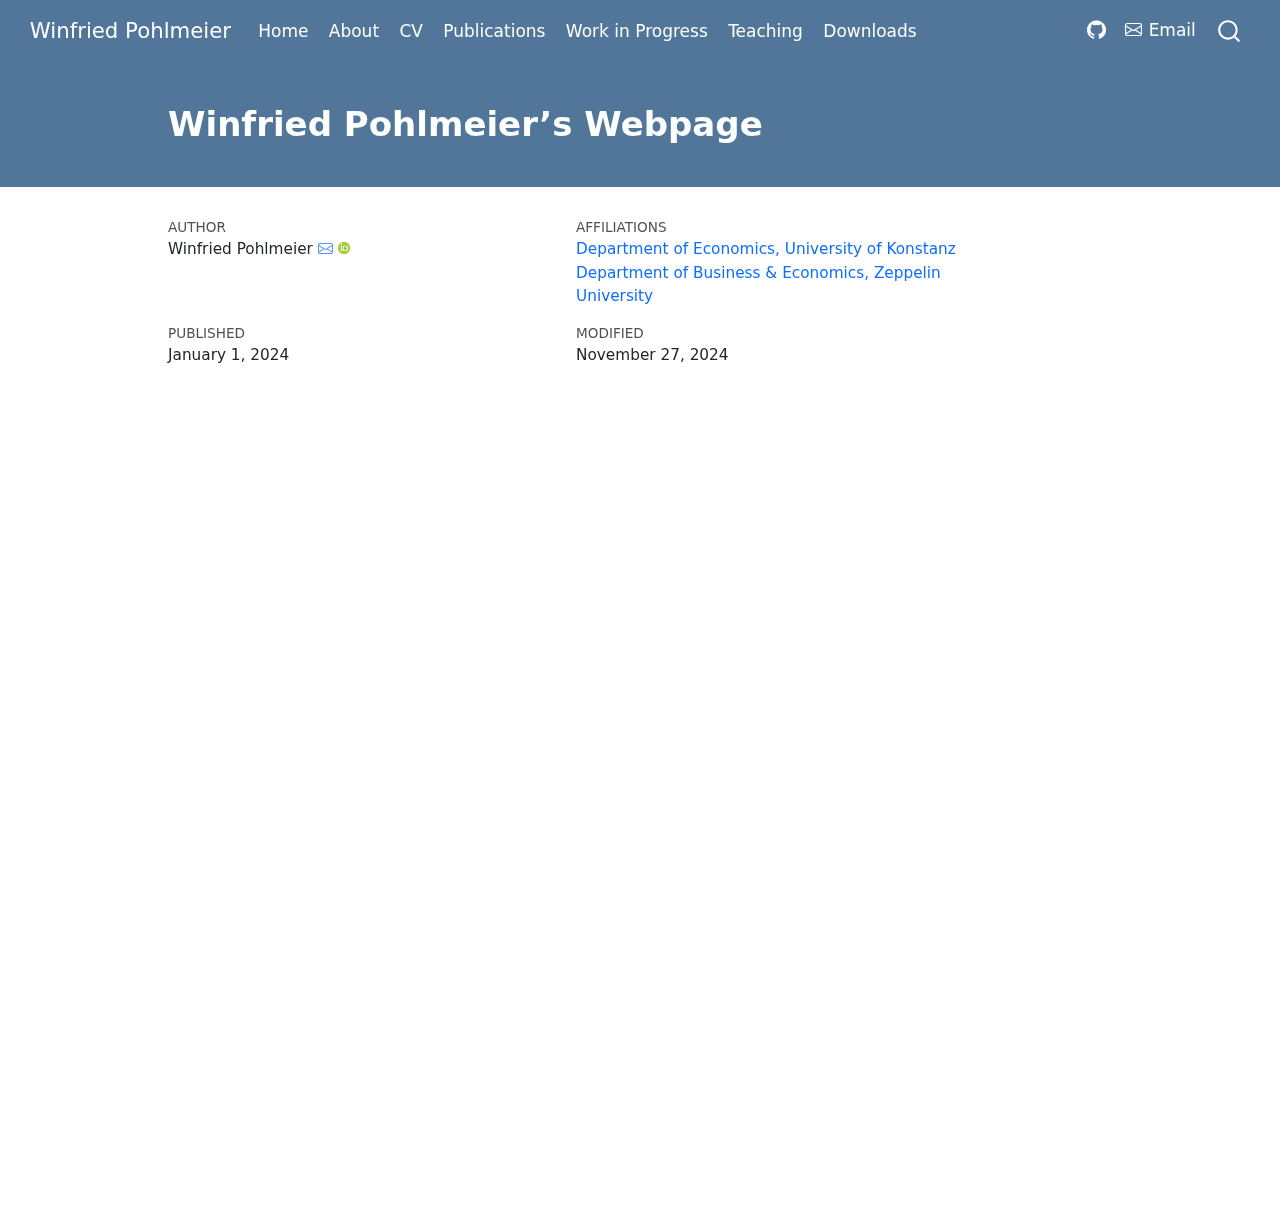
<file: index.html>
<!DOCTYPE html>
<html xmlns="http://www.w3.org/1999/xhtml" lang="en" xml:lang="en"><head>

<meta charset="utf-8">
<meta name="generator" content="quarto-1.5.57">

<meta name="viewport" content="width=device-width, initial-scale=1.0, user-scalable=yes">

<meta name="author" content="Winfried Pohlmeier">
<meta name="dcterms.date" content="2024-01-01">

<title>Winfried Pohlmeier’s Webpage – Winfried Pohlmeier</title>
<style>
code{white-space: pre-wrap;}
span.smallcaps{font-variant: small-caps;}
div.columns{display: flex; gap: min(4vw, 1.5em);}
div.column{flex: auto; overflow-x: auto;}
div.hanging-indent{margin-left: 1.5em; text-indent: -1.5em;}
ul.task-list{list-style: none;}
ul.task-list li input[type="checkbox"] {
  width: 0.8em;
  margin: 0 0.8em 0.2em -1em; /* quarto-specific, see https://github.com/quarto-dev/quarto-cli/issues/4556 */ 
  vertical-align: middle;
}
</style>


<script src="site_libs/quarto-nav/quarto-nav.js"></script>
<script src="site_libs/quarto-nav/headroom.min.js"></script>
<script src="site_libs/clipboard/clipboard.min.js"></script>
<script src="site_libs/quarto-search/autocomplete.umd.js"></script>
<script src="site_libs/quarto-search/fuse.min.js"></script>
<script src="site_libs/quarto-search/quarto-search.js"></script>
<meta name="quarto:offset" content="./">
<script src="site_libs/quarto-html/quarto.js"></script>
<script src="site_libs/quarto-html/popper.min.js"></script>
<script src="site_libs/quarto-html/tippy.umd.min.js"></script>
<script src="site_libs/quarto-html/anchor.min.js"></script>
<link href="site_libs/quarto-html/tippy.css" rel="stylesheet">
<link href="site_libs/quarto-html/quarto-syntax-highlighting.css" rel="stylesheet" id="quarto-text-highlighting-styles">
<script src="site_libs/bootstrap/bootstrap.min.js"></script>
<link href="site_libs/bootstrap/bootstrap-icons.css" rel="stylesheet">
<link href="site_libs/bootstrap/bootstrap.min.css" rel="stylesheet" id="quarto-bootstrap" data-mode="light">
<script id="quarto-search-options" type="application/json">{
  "location": "navbar",
  "copy-button": false,
  "collapse-after": 3,
  "panel-placement": "end",
  "type": "overlay",
  "limit": 50,
  "keyboard-shortcut": [
    "f",
    "/",
    "s"
  ],
  "show-item-context": false,
  "language": {
    "search-no-results-text": "No results",
    "search-matching-documents-text": "matching documents",
    "search-copy-link-title": "Copy link to search",
    "search-hide-matches-text": "Hide additional matches",
    "search-more-match-text": "more match in this document",
    "search-more-matches-text": "more matches in this document",
    "search-clear-button-title": "Clear",
    "search-text-placeholder": "",
    "search-detached-cancel-button-title": "Cancel",
    "search-submit-button-title": "Submit",
    "search-label": "Search"
  }
}</script>


<link rel="stylesheet" href="styles.css">
</head>

<body class="nav-fixed">

<div id="quarto-search-results"></div>
  <header id="quarto-header" class="headroom fixed-top quarto-banner">
    <nav class="navbar navbar-expand-lg " data-bs-theme="dark">
      <div class="navbar-container container-fluid">
      <div class="navbar-brand-container mx-auto">
    <a class="navbar-brand" href="./index.html">
    <span class="navbar-title">Winfried Pohlmeier</span>
    </a>
  </div>
            <div id="quarto-search" class="" title="Search"></div>
          <button class="navbar-toggler" type="button" data-bs-toggle="collapse" data-bs-target="#navbarCollapse" aria-controls="navbarCollapse" role="menu" aria-expanded="false" aria-label="Toggle navigation" onclick="if (window.quartoToggleHeadroom) { window.quartoToggleHeadroom(); }">
  <span class="navbar-toggler-icon"></span>
</button>
          <div class="collapse navbar-collapse" id="navbarCollapse">
            <ul class="navbar-nav navbar-nav-scroll me-auto">
  <li class="nav-item">
    <a class="nav-link active" href="./index.html" aria-current="page"> 
<span class="menu-text">Home</span></a>
  </li>  
  <li class="nav-item">
    <a class="nav-link" href="./about.html"> 
<span class="menu-text">About</span></a>
  </li>  
  <li class="nav-item">
    <a class="nav-link" href="./CV.html"> 
<span class="menu-text">CV</span></a>
  </li>  
  <li class="nav-item">
    <a class="nav-link" href="./pubs.html"> 
<span class="menu-text">Publications</span></a>
  </li>  
  <li class="nav-item">
    <a class="nav-link" href="./working_papers.html"> 
<span class="menu-text">Work in Progress</span></a>
  </li>  
  <li class="nav-item">
    <a class="nav-link" href="./teaching.html"> 
<span class="menu-text">Teaching</span></a>
  </li>  
  <li class="nav-item">
    <a class="nav-link" href="./downloads.html"> 
<span class="menu-text">Downloads</span></a>
  </li>  
</ul>
            <ul class="navbar-nav navbar-nav-scroll ms-auto">
  <li class="nav-item compact">
    <a class="nav-link" href="https://github.com/"> <i class="bi bi-github" role="img" aria-label="Quarto GitHub">
</i> 
<span class="menu-text"></span></a>
  </li>  
  <li class="nav-item">
    <a class="nav-link" href="mailto:Winfried.Pohlmeier@uni-konstanz.de"> <i class="bi bi-envelope" role="img">
</i> 
<span class="menu-text">Email</span></a>
  </li>  
</ul>
          </div> <!-- /navcollapse -->
            <div class="quarto-navbar-tools">
</div>
      </div> <!-- /container-fluid -->
    </nav>
</header>
<!-- content -->
<header id="title-block-header" class="quarto-title-block default page-columns page-full">
  <div class="quarto-title-banner page-columns page-full">
    <div class="quarto-title column-body">
      <h1 class="title">Winfried Pohlmeier’s Webpage</h1>
                      </div>
  </div>
    
  <div class="quarto-title-meta-author">
    <div class="quarto-title-meta-heading">Author</div>
    <div class="quarto-title-meta-heading">Affiliations</div>
    
      <div class="quarto-title-meta-contents">
      <p class="author">Winfried Pohlmeier <a href="mailto:winfried.pohlmeier@uni-konstanz.de" class="quarto-title-author-email"><i class="bi bi-envelope"></i></a> <a href="https://orcid.org/0000-0003-0707-7417" class="quarto-title-author-orcid"> <img src="[data-uri]"></a></p>
    </div>
    <div class="quarto-title-meta-contents">
          <p class="affiliation">
              <a href="https://www.wiwi.uni-konstanz.de/en/">
              Department of Economics, University of Konstanz
              </a>
            </p>
          <p class="affiliation">
              <a href="https://www.zeppelin-university.com/research-issues/scientific-departments/wiwi.php">
              Department of Business &amp; Economics, Zeppelin University
              </a>
            </p>
        </div>
    </div>

  <div class="quarto-title-meta">

        
      <div>
      <div class="quarto-title-meta-heading">Published</div>
      <div class="quarto-title-meta-contents">
        <p class="date">January 1, 2024</p>
      </div>
    </div>
    
      <div>
      <div class="quarto-title-meta-heading">Modified</div>
      <div class="quarto-title-meta-contents">
        <p class="date-modified">November 27, 2024</p>
      </div>
    </div>
      
    </div>
    
  
  </header><div id="quarto-content" class="quarto-container page-columns page-rows-contents page-layout-article page-navbar">
<!-- sidebar -->
<!-- margin-sidebar -->
    <div id="quarto-margin-sidebar" class="sidebar margin-sidebar zindex-bottom">
        
    </div>
<!-- main -->
<main class="content quarto-banner-title-block" id="quarto-document-content">





<!--
This is a Quarto website.
To learn more about Quarto websites visit <https://quarto.org/docs/websites>.
-->
<pre><code></code></pre>



</main> <!-- /main -->
<script id="quarto-html-after-body" type="application/javascript">
window.document.addEventListener("DOMContentLoaded", function (event) {
  const toggleBodyColorMode = (bsSheetEl) => {
    const mode = bsSheetEl.getAttribute("data-mode");
    const bodyEl = window.document.querySelector("body");
    if (mode === "dark") {
      bodyEl.classList.add("quarto-dark");
      bodyEl.classList.remove("quarto-light");
    } else {
      bodyEl.classList.add("quarto-light");
      bodyEl.classList.remove("quarto-dark");
    }
  }
  const toggleBodyColorPrimary = () => {
    const bsSheetEl = window.document.querySelector("link#quarto-bootstrap");
    if (bsSheetEl) {
      toggleBodyColorMode(bsSheetEl);
    }
  }
  toggleBodyColorPrimary();  
  const icon = "";
  const anchorJS = new window.AnchorJS();
  anchorJS.options = {
    placement: 'right',
    icon: icon
  };
  anchorJS.add('.anchored');
  const isCodeAnnotation = (el) => {
    for (const clz of el.classList) {
      if (clz.startsWith('code-annotation-')) {                     
        return true;
      }
    }
    return false;
  }
  const onCopySuccess = function(e) {
    // button target
    const button = e.trigger;
    // don't keep focus
    button.blur();
    // flash "checked"
    button.classList.add('code-copy-button-checked');
    var currentTitle = button.getAttribute("title");
    button.setAttribute("title", "Copied!");
    let tooltip;
    if (window.bootstrap) {
      button.setAttribute("data-bs-toggle", "tooltip");
      button.setAttribute("data-bs-placement", "left");
      button.setAttribute("data-bs-title", "Copied!");
      tooltip = new bootstrap.Tooltip(button, 
        { trigger: "manual", 
          customClass: "code-copy-button-tooltip",
          offset: [0, -8]});
      tooltip.show();    
    }
    setTimeout(function() {
      if (tooltip) {
        tooltip.hide();
        button.removeAttribute("data-bs-title");
        button.removeAttribute("data-bs-toggle");
        button.removeAttribute("data-bs-placement");
      }
      button.setAttribute("title", currentTitle);
      button.classList.remove('code-copy-button-checked');
    }, 1000);
    // clear code selection
    e.clearSelection();
  }
  const getTextToCopy = function(trigger) {
      const codeEl = trigger.previousElementSibling.cloneNode(true);
      for (const childEl of codeEl.children) {
        if (isCodeAnnotation(childEl)) {
          childEl.remove();
        }
      }
      return codeEl.innerText;
  }
  const clipboard = new window.ClipboardJS('.code-copy-button:not([data-in-quarto-modal])', {
    text: getTextToCopy
  });
  clipboard.on('success', onCopySuccess);
  if (window.document.getElementById('quarto-embedded-source-code-modal')) {
    // For code content inside modals, clipBoardJS needs to be initialized with a container option
    // TODO: Check when it could be a function (https://github.com/zenorocha/clipboard.js/issues/860)
    const clipboardModal = new window.ClipboardJS('.code-copy-button[data-in-quarto-modal]', {
      text: getTextToCopy,
      container: window.document.getElementById('quarto-embedded-source-code-modal')
    });
    clipboardModal.on('success', onCopySuccess);
  }
    var localhostRegex = new RegExp(/^(?:http|https):\/\/localhost\:?[0-9]*\//);
    var mailtoRegex = new RegExp(/^mailto:/);
      var filterRegex = new RegExp("https:\/\/W-Pohlmeier\.github\.io\/WP-Website\/");
    var isInternal = (href) => {
        return filterRegex.test(href) || localhostRegex.test(href) || mailtoRegex.test(href);
    }
    // Inspect non-navigation links and adorn them if external
 	var links = window.document.querySelectorAll('a[href]:not(.nav-link):not(.navbar-brand):not(.toc-action):not(.sidebar-link):not(.sidebar-item-toggle):not(.pagination-link):not(.no-external):not([aria-hidden]):not(.dropdown-item):not(.quarto-navigation-tool):not(.about-link)');
    for (var i=0; i<links.length; i++) {
      const link = links[i];
      if (!isInternal(link.href)) {
        // undo the damage that might have been done by quarto-nav.js in the case of
        // links that we want to consider external
        if (link.dataset.originalHref !== undefined) {
          link.href = link.dataset.originalHref;
        }
      }
    }
  function tippyHover(el, contentFn, onTriggerFn, onUntriggerFn) {
    const config = {
      allowHTML: true,
      maxWidth: 500,
      delay: 100,
      arrow: false,
      appendTo: function(el) {
          return el.parentElement;
      },
      interactive: true,
      interactiveBorder: 10,
      theme: 'quarto',
      placement: 'bottom-start',
    };
    if (contentFn) {
      config.content = contentFn;
    }
    if (onTriggerFn) {
      config.onTrigger = onTriggerFn;
    }
    if (onUntriggerFn) {
      config.onUntrigger = onUntriggerFn;
    }
    window.tippy(el, config); 
  }
  const noterefs = window.document.querySelectorAll('a[role="doc-noteref"]');
  for (var i=0; i<noterefs.length; i++) {
    const ref = noterefs[i];
    tippyHover(ref, function() {
      // use id or data attribute instead here
      let href = ref.getAttribute('data-footnote-href') || ref.getAttribute('href');
      try { href = new URL(href).hash; } catch {}
      const id = href.replace(/^#\/?/, "");
      const note = window.document.getElementById(id);
      if (note) {
        return note.innerHTML;
      } else {
        return "";
      }
    });
  }
  const xrefs = window.document.querySelectorAll('a.quarto-xref');
  const processXRef = (id, note) => {
    // Strip column container classes
    const stripColumnClz = (el) => {
      el.classList.remove("page-full", "page-columns");
      if (el.children) {
        for (const child of el.children) {
          stripColumnClz(child);
        }
      }
    }
    stripColumnClz(note)
    if (id === null || id.startsWith('sec-')) {
      // Special case sections, only their first couple elements
      const container = document.createElement("div");
      if (note.children && note.children.length > 2) {
        container.appendChild(note.children[0].cloneNode(true));
        for (let i = 1; i < note.children.length; i++) {
          const child = note.children[i];
          if (child.tagName === "P" && child.innerText === "") {
            continue;
          } else {
            container.appendChild(child.cloneNode(true));
            break;
          }
        }
        if (window.Quarto?.typesetMath) {
          window.Quarto.typesetMath(container);
        }
        return container.innerHTML
      } else {
        if (window.Quarto?.typesetMath) {
          window.Quarto.typesetMath(note);
        }
        return note.innerHTML;
      }
    } else {
      // Remove any anchor links if they are present
      const anchorLink = note.querySelector('a.anchorjs-link');
      if (anchorLink) {
        anchorLink.remove();
      }
      if (window.Quarto?.typesetMath) {
        window.Quarto.typesetMath(note);
      }
      // TODO in 1.5, we should make sure this works without a callout special case
      if (note.classList.contains("callout")) {
        return note.outerHTML;
      } else {
        return note.innerHTML;
      }
    }
  }
  for (var i=0; i<xrefs.length; i++) {
    const xref = xrefs[i];
    tippyHover(xref, undefined, function(instance) {
      instance.disable();
      let url = xref.getAttribute('href');
      let hash = undefined; 
      if (url.startsWith('#')) {
        hash = url;
      } else {
        try { hash = new URL(url).hash; } catch {}
      }
      if (hash) {
        const id = hash.replace(/^#\/?/, "");
        const note = window.document.getElementById(id);
        if (note !== null) {
          try {
            const html = processXRef(id, note.cloneNode(true));
            instance.setContent(html);
          } finally {
            instance.enable();
            instance.show();
          }
        } else {
          // See if we can fetch this
          fetch(url.split('#')[0])
          .then(res => res.text())
          .then(html => {
            const parser = new DOMParser();
            const htmlDoc = parser.parseFromString(html, "text/html");
            const note = htmlDoc.getElementById(id);
            if (note !== null) {
              const html = processXRef(id, note);
              instance.setContent(html);
            } 
          }).finally(() => {
            instance.enable();
            instance.show();
          });
        }
      } else {
        // See if we can fetch a full url (with no hash to target)
        // This is a special case and we should probably do some content thinning / targeting
        fetch(url)
        .then(res => res.text())
        .then(html => {
          const parser = new DOMParser();
          const htmlDoc = parser.parseFromString(html, "text/html");
          const note = htmlDoc.querySelector('main.content');
          if (note !== null) {
            // This should only happen for chapter cross references
            // (since there is no id in the URL)
            // remove the first header
            if (note.children.length > 0 && note.children[0].tagName === "HEADER") {
              note.children[0].remove();
            }
            const html = processXRef(null, note);
            instance.setContent(html);
          } 
        }).finally(() => {
          instance.enable();
          instance.show();
        });
      }
    }, function(instance) {
    });
  }
      let selectedAnnoteEl;
      const selectorForAnnotation = ( cell, annotation) => {
        let cellAttr = 'data-code-cell="' + cell + '"';
        let lineAttr = 'data-code-annotation="' +  annotation + '"';
        const selector = 'span[' + cellAttr + '][' + lineAttr + ']';
        return selector;
      }
      const selectCodeLines = (annoteEl) => {
        const doc = window.document;
        const targetCell = annoteEl.getAttribute("data-target-cell");
        const targetAnnotation = annoteEl.getAttribute("data-target-annotation");
        const annoteSpan = window.document.querySelector(selectorForAnnotation(targetCell, targetAnnotation));
        const lines = annoteSpan.getAttribute("data-code-lines").split(",");
        const lineIds = lines.map((line) => {
          return targetCell + "-" + line;
        })
        let top = null;
        let height = null;
        let parent = null;
        if (lineIds.length > 0) {
            //compute the position of the single el (top and bottom and make a div)
            const el = window.document.getElementById(lineIds[0]);
            top = el.offsetTop;
            height = el.offsetHeight;
            parent = el.parentElement.parentElement;
          if (lineIds.length > 1) {
            const lastEl = window.document.getElementById(lineIds[lineIds.length - 1]);
            const bottom = lastEl.offsetTop + lastEl.offsetHeight;
            height = bottom - top;
          }
          if (top !== null && height !== null && parent !== null) {
            // cook up a div (if necessary) and position it 
            let div = window.document.getElementById("code-annotation-line-highlight");
            if (div === null) {
              div = window.document.createElement("div");
              div.setAttribute("id", "code-annotation-line-highlight");
              div.style.position = 'absolute';
              parent.appendChild(div);
            }
            div.style.top = top - 2 + "px";
            div.style.height = height + 4 + "px";
            div.style.left = 0;
            let gutterDiv = window.document.getElementById("code-annotation-line-highlight-gutter");
            if (gutterDiv === null) {
              gutterDiv = window.document.createElement("div");
              gutterDiv.setAttribute("id", "code-annotation-line-highlight-gutter");
              gutterDiv.style.position = 'absolute';
              const codeCell = window.document.getElementById(targetCell);
              const gutter = codeCell.querySelector('.code-annotation-gutter');
              gutter.appendChild(gutterDiv);
            }
            gutterDiv.style.top = top - 2 + "px";
            gutterDiv.style.height = height + 4 + "px";
          }
          selectedAnnoteEl = annoteEl;
        }
      };
      const unselectCodeLines = () => {
        const elementsIds = ["code-annotation-line-highlight", "code-annotation-line-highlight-gutter"];
        elementsIds.forEach((elId) => {
          const div = window.document.getElementById(elId);
          if (div) {
            div.remove();
          }
        });
        selectedAnnoteEl = undefined;
      };
        // Handle positioning of the toggle
    window.addEventListener(
      "resize",
      throttle(() => {
        elRect = undefined;
        if (selectedAnnoteEl) {
          selectCodeLines(selectedAnnoteEl);
        }
      }, 10)
    );
    function throttle(fn, ms) {
    let throttle = false;
    let timer;
      return (...args) => {
        if(!throttle) { // first call gets through
            fn.apply(this, args);
            throttle = true;
        } else { // all the others get throttled
            if(timer) clearTimeout(timer); // cancel #2
            timer = setTimeout(() => {
              fn.apply(this, args);
              timer = throttle = false;
            }, ms);
        }
      };
    }
      // Attach click handler to the DT
      const annoteDls = window.document.querySelectorAll('dt[data-target-cell]');
      for (const annoteDlNode of annoteDls) {
        annoteDlNode.addEventListener('click', (event) => {
          const clickedEl = event.target;
          if (clickedEl !== selectedAnnoteEl) {
            unselectCodeLines();
            const activeEl = window.document.querySelector('dt[data-target-cell].code-annotation-active');
            if (activeEl) {
              activeEl.classList.remove('code-annotation-active');
            }
            selectCodeLines(clickedEl);
            clickedEl.classList.add('code-annotation-active');
          } else {
            // Unselect the line
            unselectCodeLines();
            clickedEl.classList.remove('code-annotation-active');
          }
        });
      }
  const findCites = (el) => {
    const parentEl = el.parentElement;
    if (parentEl) {
      const cites = parentEl.dataset.cites;
      if (cites) {
        return {
          el,
          cites: cites.split(' ')
        };
      } else {
        return findCites(el.parentElement)
      }
    } else {
      return undefined;
    }
  };
  var bibliorefs = window.document.querySelectorAll('a[role="doc-biblioref"]');
  for (var i=0; i<bibliorefs.length; i++) {
    const ref = bibliorefs[i];
    const citeInfo = findCites(ref);
    if (citeInfo) {
      tippyHover(citeInfo.el, function() {
        var popup = window.document.createElement('div');
        citeInfo.cites.forEach(function(cite) {
          var citeDiv = window.document.createElement('div');
          citeDiv.classList.add('hanging-indent');
          citeDiv.classList.add('csl-entry');
          var biblioDiv = window.document.getElementById('ref-' + cite);
          if (biblioDiv) {
            citeDiv.innerHTML = biblioDiv.innerHTML;
          }
          popup.appendChild(citeDiv);
        });
        return popup.innerHTML;
      });
    }
  }
});
</script>
</div> <!-- /content -->




</body></html>
</file>
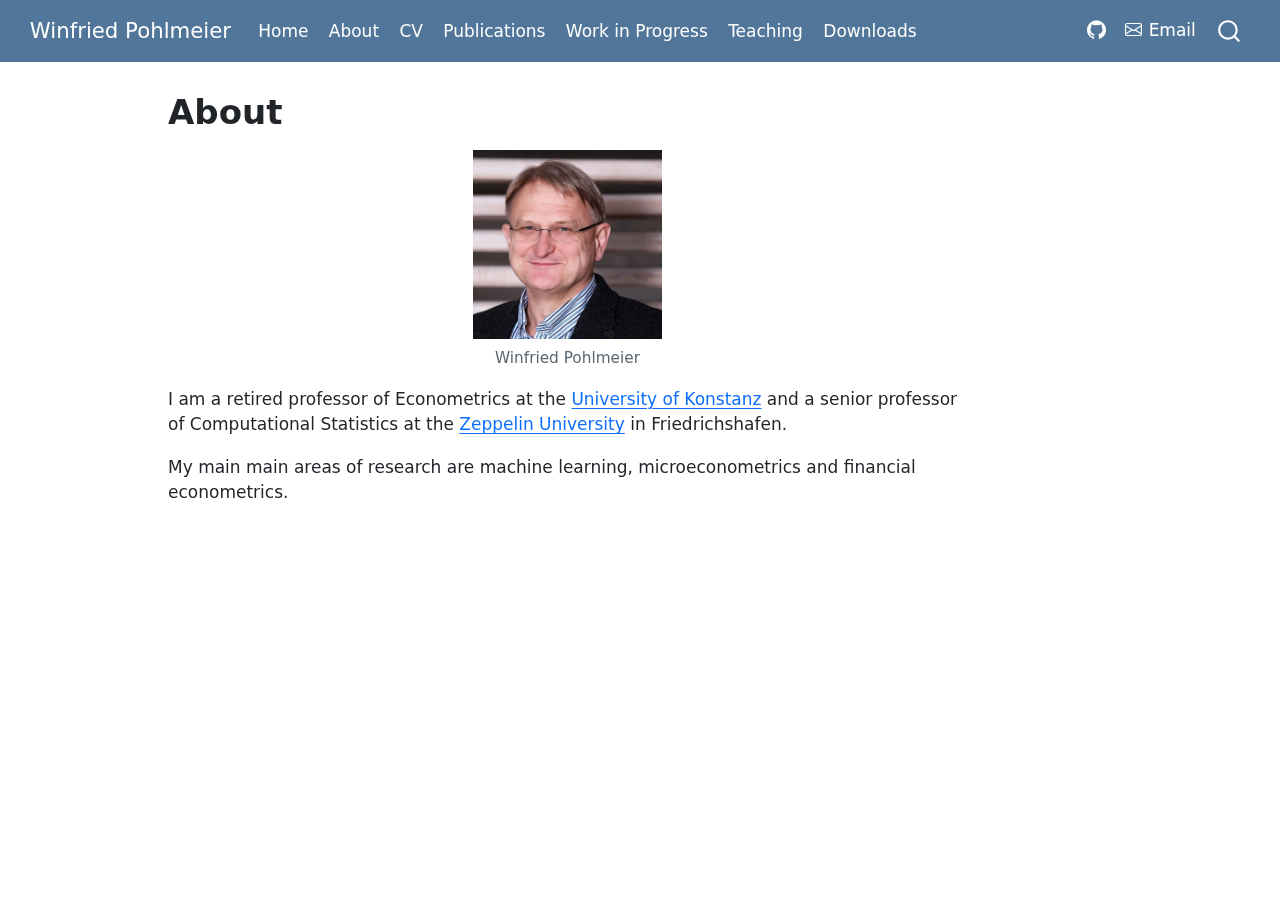
<file: about.html>
<!DOCTYPE html>
<html xmlns="http://www.w3.org/1999/xhtml" lang="en" xml:lang="en"><head>

<meta charset="utf-8">
<meta name="generator" content="quarto-1.5.57">

<meta name="viewport" content="width=device-width, initial-scale=1.0, user-scalable=yes">


<title>About – Winfried Pohlmeier</title>
<style>
code{white-space: pre-wrap;}
span.smallcaps{font-variant: small-caps;}
div.columns{display: flex; gap: min(4vw, 1.5em);}
div.column{flex: auto; overflow-x: auto;}
div.hanging-indent{margin-left: 1.5em; text-indent: -1.5em;}
ul.task-list{list-style: none;}
ul.task-list li input[type="checkbox"] {
  width: 0.8em;
  margin: 0 0.8em 0.2em -1em; /* quarto-specific, see https://github.com/quarto-dev/quarto-cli/issues/4556 */ 
  vertical-align: middle;
}
</style>


<script src="site_libs/quarto-nav/quarto-nav.js"></script>
<script src="site_libs/quarto-nav/headroom.min.js"></script>
<script src="site_libs/clipboard/clipboard.min.js"></script>
<script src="site_libs/quarto-search/autocomplete.umd.js"></script>
<script src="site_libs/quarto-search/fuse.min.js"></script>
<script src="site_libs/quarto-search/quarto-search.js"></script>
<meta name="quarto:offset" content="./">
<script src="site_libs/quarto-html/quarto.js"></script>
<script src="site_libs/quarto-html/popper.min.js"></script>
<script src="site_libs/quarto-html/tippy.umd.min.js"></script>
<script src="site_libs/quarto-html/anchor.min.js"></script>
<link href="site_libs/quarto-html/tippy.css" rel="stylesheet">
<link href="site_libs/quarto-html/quarto-syntax-highlighting.css" rel="stylesheet" id="quarto-text-highlighting-styles">
<script src="site_libs/bootstrap/bootstrap.min.js"></script>
<link href="site_libs/bootstrap/bootstrap-icons.css" rel="stylesheet">
<link href="site_libs/bootstrap/bootstrap.min.css" rel="stylesheet" id="quarto-bootstrap" data-mode="light">
<script id="quarto-search-options" type="application/json">{
  "location": "navbar",
  "copy-button": false,
  "collapse-after": 3,
  "panel-placement": "end",
  "type": "overlay",
  "limit": 50,
  "keyboard-shortcut": [
    "f",
    "/",
    "s"
  ],
  "show-item-context": false,
  "language": {
    "search-no-results-text": "No results",
    "search-matching-documents-text": "matching documents",
    "search-copy-link-title": "Copy link to search",
    "search-hide-matches-text": "Hide additional matches",
    "search-more-match-text": "more match in this document",
    "search-more-matches-text": "more matches in this document",
    "search-clear-button-title": "Clear",
    "search-text-placeholder": "",
    "search-detached-cancel-button-title": "Cancel",
    "search-submit-button-title": "Submit",
    "search-label": "Search"
  }
}</script>


<link rel="stylesheet" href="styles.css">
</head>

<body class="nav-fixed">

<div id="quarto-search-results"></div>
  <header id="quarto-header" class="headroom fixed-top">
    <nav class="navbar navbar-expand-lg " data-bs-theme="dark">
      <div class="navbar-container container-fluid">
      <div class="navbar-brand-container mx-auto">
    <a class="navbar-brand" href="./index.html">
    <span class="navbar-title">Winfried Pohlmeier</span>
    </a>
  </div>
            <div id="quarto-search" class="" title="Search"></div>
          <button class="navbar-toggler" type="button" data-bs-toggle="collapse" data-bs-target="#navbarCollapse" aria-controls="navbarCollapse" role="menu" aria-expanded="false" aria-label="Toggle navigation" onclick="if (window.quartoToggleHeadroom) { window.quartoToggleHeadroom(); }">
  <span class="navbar-toggler-icon"></span>
</button>
          <div class="collapse navbar-collapse" id="navbarCollapse">
            <ul class="navbar-nav navbar-nav-scroll me-auto">
  <li class="nav-item">
    <a class="nav-link" href="./index.html"> 
<span class="menu-text">Home</span></a>
  </li>  
  <li class="nav-item">
    <a class="nav-link active" href="./about.html" aria-current="page"> 
<span class="menu-text">About</span></a>
  </li>  
  <li class="nav-item">
    <a class="nav-link" href="./CV.html"> 
<span class="menu-text">CV</span></a>
  </li>  
  <li class="nav-item">
    <a class="nav-link" href="./pubs.html"> 
<span class="menu-text">Publications</span></a>
  </li>  
  <li class="nav-item">
    <a class="nav-link" href="./working_papers.html"> 
<span class="menu-text">Work in Progress</span></a>
  </li>  
  <li class="nav-item">
    <a class="nav-link" href="./teaching.html"> 
<span class="menu-text">Teaching</span></a>
  </li>  
  <li class="nav-item">
    <a class="nav-link" href="./downloads.html"> 
<span class="menu-text">Downloads</span></a>
  </li>  
</ul>
            <ul class="navbar-nav navbar-nav-scroll ms-auto">
  <li class="nav-item compact">
    <a class="nav-link" href="https://github.com/"> <i class="bi bi-github" role="img" aria-label="Quarto GitHub">
</i> 
<span class="menu-text"></span></a>
  </li>  
  <li class="nav-item">
    <a class="nav-link" href="mailto:Winfried.Pohlmeier@uni-konstanz.de"> <i class="bi bi-envelope" role="img">
</i> 
<span class="menu-text">Email</span></a>
  </li>  
</ul>
          </div> <!-- /navcollapse -->
            <div class="quarto-navbar-tools">
</div>
      </div> <!-- /container-fluid -->
    </nav>
</header>
<!-- content -->
<div id="quarto-content" class="quarto-container page-columns page-rows-contents page-layout-article page-navbar">
<!-- sidebar -->
<!-- margin-sidebar -->
    <div id="quarto-margin-sidebar" class="sidebar margin-sidebar zindex-bottom">
        
    </div>
<!-- main -->
<main class="content" id="quarto-document-content">

<header id="title-block-header" class="quarto-title-block default">
<div class="quarto-title">
<h1 class="title">About</h1>
</div>



<div class="quarto-title-meta">

    
  
    
  </div>
  


</header>


<div style="text-align:center;">
<div class="quarto-figure quarto-figure-center">
<figure class="figure">
<p><img src="WP-GSDS.jpg" title="Winfried Pohlmeier" class="img-fluid figure-img" style="width:5cm" alt="Picture of Winfried Pohlmeier"></p>
<figcaption>Winfried Pohlmeier</figcaption>
</figure>
</div>
</div>
<!--
![Winfried Pohlmeier](WP-GSDS.jpg "Winfried Pohlmeier"){fig-alt="Picture of Winfried Pohlmeier" fig-align="center" width="5cm"}
-->
<p>I am a retired professor of Econometrics at the <a href="https://www.uni-konstanz.de/en/university/">University of Konstanz</a> and a senior professor of Computational Statistics at the <a href="https://www.zeppelin-university.com/">Zeppelin University</a> in Friedrichshafen.</p>
<p>My main main areas of research are machine learning, microeconometrics and financial econometrics.</p>



</main> <!-- /main -->
<script id="quarto-html-after-body" type="application/javascript">
window.document.addEventListener("DOMContentLoaded", function (event) {
  const toggleBodyColorMode = (bsSheetEl) => {
    const mode = bsSheetEl.getAttribute("data-mode");
    const bodyEl = window.document.querySelector("body");
    if (mode === "dark") {
      bodyEl.classList.add("quarto-dark");
      bodyEl.classList.remove("quarto-light");
    } else {
      bodyEl.classList.add("quarto-light");
      bodyEl.classList.remove("quarto-dark");
    }
  }
  const toggleBodyColorPrimary = () => {
    const bsSheetEl = window.document.querySelector("link#quarto-bootstrap");
    if (bsSheetEl) {
      toggleBodyColorMode(bsSheetEl);
    }
  }
  toggleBodyColorPrimary();  
  const icon = "";
  const anchorJS = new window.AnchorJS();
  anchorJS.options = {
    placement: 'right',
    icon: icon
  };
  anchorJS.add('.anchored');
  const isCodeAnnotation = (el) => {
    for (const clz of el.classList) {
      if (clz.startsWith('code-annotation-')) {                     
        return true;
      }
    }
    return false;
  }
  const onCopySuccess = function(e) {
    // button target
    const button = e.trigger;
    // don't keep focus
    button.blur();
    // flash "checked"
    button.classList.add('code-copy-button-checked');
    var currentTitle = button.getAttribute("title");
    button.setAttribute("title", "Copied!");
    let tooltip;
    if (window.bootstrap) {
      button.setAttribute("data-bs-toggle", "tooltip");
      button.setAttribute("data-bs-placement", "left");
      button.setAttribute("data-bs-title", "Copied!");
      tooltip = new bootstrap.Tooltip(button, 
        { trigger: "manual", 
          customClass: "code-copy-button-tooltip",
          offset: [0, -8]});
      tooltip.show();    
    }
    setTimeout(function() {
      if (tooltip) {
        tooltip.hide();
        button.removeAttribute("data-bs-title");
        button.removeAttribute("data-bs-toggle");
        button.removeAttribute("data-bs-placement");
      }
      button.setAttribute("title", currentTitle);
      button.classList.remove('code-copy-button-checked');
    }, 1000);
    // clear code selection
    e.clearSelection();
  }
  const getTextToCopy = function(trigger) {
      const codeEl = trigger.previousElementSibling.cloneNode(true);
      for (const childEl of codeEl.children) {
        if (isCodeAnnotation(childEl)) {
          childEl.remove();
        }
      }
      return codeEl.innerText;
  }
  const clipboard = new window.ClipboardJS('.code-copy-button:not([data-in-quarto-modal])', {
    text: getTextToCopy
  });
  clipboard.on('success', onCopySuccess);
  if (window.document.getElementById('quarto-embedded-source-code-modal')) {
    // For code content inside modals, clipBoardJS needs to be initialized with a container option
    // TODO: Check when it could be a function (https://github.com/zenorocha/clipboard.js/issues/860)
    const clipboardModal = new window.ClipboardJS('.code-copy-button[data-in-quarto-modal]', {
      text: getTextToCopy,
      container: window.document.getElementById('quarto-embedded-source-code-modal')
    });
    clipboardModal.on('success', onCopySuccess);
  }
    var localhostRegex = new RegExp(/^(?:http|https):\/\/localhost\:?[0-9]*\//);
    var mailtoRegex = new RegExp(/^mailto:/);
      var filterRegex = new RegExp("https:\/\/W-Pohlmeier\.github\.io\/WP-Website\/");
    var isInternal = (href) => {
        return filterRegex.test(href) || localhostRegex.test(href) || mailtoRegex.test(href);
    }
    // Inspect non-navigation links and adorn them if external
 	var links = window.document.querySelectorAll('a[href]:not(.nav-link):not(.navbar-brand):not(.toc-action):not(.sidebar-link):not(.sidebar-item-toggle):not(.pagination-link):not(.no-external):not([aria-hidden]):not(.dropdown-item):not(.quarto-navigation-tool):not(.about-link)');
    for (var i=0; i<links.length; i++) {
      const link = links[i];
      if (!isInternal(link.href)) {
        // undo the damage that might have been done by quarto-nav.js in the case of
        // links that we want to consider external
        if (link.dataset.originalHref !== undefined) {
          link.href = link.dataset.originalHref;
        }
      }
    }
  function tippyHover(el, contentFn, onTriggerFn, onUntriggerFn) {
    const config = {
      allowHTML: true,
      maxWidth: 500,
      delay: 100,
      arrow: false,
      appendTo: function(el) {
          return el.parentElement;
      },
      interactive: true,
      interactiveBorder: 10,
      theme: 'quarto',
      placement: 'bottom-start',
    };
    if (contentFn) {
      config.content = contentFn;
    }
    if (onTriggerFn) {
      config.onTrigger = onTriggerFn;
    }
    if (onUntriggerFn) {
      config.onUntrigger = onUntriggerFn;
    }
    window.tippy(el, config); 
  }
  const noterefs = window.document.querySelectorAll('a[role="doc-noteref"]');
  for (var i=0; i<noterefs.length; i++) {
    const ref = noterefs[i];
    tippyHover(ref, function() {
      // use id or data attribute instead here
      let href = ref.getAttribute('data-footnote-href') || ref.getAttribute('href');
      try { href = new URL(href).hash; } catch {}
      const id = href.replace(/^#\/?/, "");
      const note = window.document.getElementById(id);
      if (note) {
        return note.innerHTML;
      } else {
        return "";
      }
    });
  }
  const xrefs = window.document.querySelectorAll('a.quarto-xref');
  const processXRef = (id, note) => {
    // Strip column container classes
    const stripColumnClz = (el) => {
      el.classList.remove("page-full", "page-columns");
      if (el.children) {
        for (const child of el.children) {
          stripColumnClz(child);
        }
      }
    }
    stripColumnClz(note)
    if (id === null || id.startsWith('sec-')) {
      // Special case sections, only their first couple elements
      const container = document.createElement("div");
      if (note.children && note.children.length > 2) {
        container.appendChild(note.children[0].cloneNode(true));
        for (let i = 1; i < note.children.length; i++) {
          const child = note.children[i];
          if (child.tagName === "P" && child.innerText === "") {
            continue;
          } else {
            container.appendChild(child.cloneNode(true));
            break;
          }
        }
        if (window.Quarto?.typesetMath) {
          window.Quarto.typesetMath(container);
        }
        return container.innerHTML
      } else {
        if (window.Quarto?.typesetMath) {
          window.Quarto.typesetMath(note);
        }
        return note.innerHTML;
      }
    } else {
      // Remove any anchor links if they are present
      const anchorLink = note.querySelector('a.anchorjs-link');
      if (anchorLink) {
        anchorLink.remove();
      }
      if (window.Quarto?.typesetMath) {
        window.Quarto.typesetMath(note);
      }
      // TODO in 1.5, we should make sure this works without a callout special case
      if (note.classList.contains("callout")) {
        return note.outerHTML;
      } else {
        return note.innerHTML;
      }
    }
  }
  for (var i=0; i<xrefs.length; i++) {
    const xref = xrefs[i];
    tippyHover(xref, undefined, function(instance) {
      instance.disable();
      let url = xref.getAttribute('href');
      let hash = undefined; 
      if (url.startsWith('#')) {
        hash = url;
      } else {
        try { hash = new URL(url).hash; } catch {}
      }
      if (hash) {
        const id = hash.replace(/^#\/?/, "");
        const note = window.document.getElementById(id);
        if (note !== null) {
          try {
            const html = processXRef(id, note.cloneNode(true));
            instance.setContent(html);
          } finally {
            instance.enable();
            instance.show();
          }
        } else {
          // See if we can fetch this
          fetch(url.split('#')[0])
          .then(res => res.text())
          .then(html => {
            const parser = new DOMParser();
            const htmlDoc = parser.parseFromString(html, "text/html");
            const note = htmlDoc.getElementById(id);
            if (note !== null) {
              const html = processXRef(id, note);
              instance.setContent(html);
            } 
          }).finally(() => {
            instance.enable();
            instance.show();
          });
        }
      } else {
        // See if we can fetch a full url (with no hash to target)
        // This is a special case and we should probably do some content thinning / targeting
        fetch(url)
        .then(res => res.text())
        .then(html => {
          const parser = new DOMParser();
          const htmlDoc = parser.parseFromString(html, "text/html");
          const note = htmlDoc.querySelector('main.content');
          if (note !== null) {
            // This should only happen for chapter cross references
            // (since there is no id in the URL)
            // remove the first header
            if (note.children.length > 0 && note.children[0].tagName === "HEADER") {
              note.children[0].remove();
            }
            const html = processXRef(null, note);
            instance.setContent(html);
          } 
        }).finally(() => {
          instance.enable();
          instance.show();
        });
      }
    }, function(instance) {
    });
  }
      let selectedAnnoteEl;
      const selectorForAnnotation = ( cell, annotation) => {
        let cellAttr = 'data-code-cell="' + cell + '"';
        let lineAttr = 'data-code-annotation="' +  annotation + '"';
        const selector = 'span[' + cellAttr + '][' + lineAttr + ']';
        return selector;
      }
      const selectCodeLines = (annoteEl) => {
        const doc = window.document;
        const targetCell = annoteEl.getAttribute("data-target-cell");
        const targetAnnotation = annoteEl.getAttribute("data-target-annotation");
        const annoteSpan = window.document.querySelector(selectorForAnnotation(targetCell, targetAnnotation));
        const lines = annoteSpan.getAttribute("data-code-lines").split(",");
        const lineIds = lines.map((line) => {
          return targetCell + "-" + line;
        })
        let top = null;
        let height = null;
        let parent = null;
        if (lineIds.length > 0) {
            //compute the position of the single el (top and bottom and make a div)
            const el = window.document.getElementById(lineIds[0]);
            top = el.offsetTop;
            height = el.offsetHeight;
            parent = el.parentElement.parentElement;
          if (lineIds.length > 1) {
            const lastEl = window.document.getElementById(lineIds[lineIds.length - 1]);
            const bottom = lastEl.offsetTop + lastEl.offsetHeight;
            height = bottom - top;
          }
          if (top !== null && height !== null && parent !== null) {
            // cook up a div (if necessary) and position it 
            let div = window.document.getElementById("code-annotation-line-highlight");
            if (div === null) {
              div = window.document.createElement("div");
              div.setAttribute("id", "code-annotation-line-highlight");
              div.style.position = 'absolute';
              parent.appendChild(div);
            }
            div.style.top = top - 2 + "px";
            div.style.height = height + 4 + "px";
            div.style.left = 0;
            let gutterDiv = window.document.getElementById("code-annotation-line-highlight-gutter");
            if (gutterDiv === null) {
              gutterDiv = window.document.createElement("div");
              gutterDiv.setAttribute("id", "code-annotation-line-highlight-gutter");
              gutterDiv.style.position = 'absolute';
              const codeCell = window.document.getElementById(targetCell);
              const gutter = codeCell.querySelector('.code-annotation-gutter');
              gutter.appendChild(gutterDiv);
            }
            gutterDiv.style.top = top - 2 + "px";
            gutterDiv.style.height = height + 4 + "px";
          }
          selectedAnnoteEl = annoteEl;
        }
      };
      const unselectCodeLines = () => {
        const elementsIds = ["code-annotation-line-highlight", "code-annotation-line-highlight-gutter"];
        elementsIds.forEach((elId) => {
          const div = window.document.getElementById(elId);
          if (div) {
            div.remove();
          }
        });
        selectedAnnoteEl = undefined;
      };
        // Handle positioning of the toggle
    window.addEventListener(
      "resize",
      throttle(() => {
        elRect = undefined;
        if (selectedAnnoteEl) {
          selectCodeLines(selectedAnnoteEl);
        }
      }, 10)
    );
    function throttle(fn, ms) {
    let throttle = false;
    let timer;
      return (...args) => {
        if(!throttle) { // first call gets through
            fn.apply(this, args);
            throttle = true;
        } else { // all the others get throttled
            if(timer) clearTimeout(timer); // cancel #2
            timer = setTimeout(() => {
              fn.apply(this, args);
              timer = throttle = false;
            }, ms);
        }
      };
    }
      // Attach click handler to the DT
      const annoteDls = window.document.querySelectorAll('dt[data-target-cell]');
      for (const annoteDlNode of annoteDls) {
        annoteDlNode.addEventListener('click', (event) => {
          const clickedEl = event.target;
          if (clickedEl !== selectedAnnoteEl) {
            unselectCodeLines();
            const activeEl = window.document.querySelector('dt[data-target-cell].code-annotation-active');
            if (activeEl) {
              activeEl.classList.remove('code-annotation-active');
            }
            selectCodeLines(clickedEl);
            clickedEl.classList.add('code-annotation-active');
          } else {
            // Unselect the line
            unselectCodeLines();
            clickedEl.classList.remove('code-annotation-active');
          }
        });
      }
  const findCites = (el) => {
    const parentEl = el.parentElement;
    if (parentEl) {
      const cites = parentEl.dataset.cites;
      if (cites) {
        return {
          el,
          cites: cites.split(' ')
        };
      } else {
        return findCites(el.parentElement)
      }
    } else {
      return undefined;
    }
  };
  var bibliorefs = window.document.querySelectorAll('a[role="doc-biblioref"]');
  for (var i=0; i<bibliorefs.length; i++) {
    const ref = bibliorefs[i];
    const citeInfo = findCites(ref);
    if (citeInfo) {
      tippyHover(citeInfo.el, function() {
        var popup = window.document.createElement('div');
        citeInfo.cites.forEach(function(cite) {
          var citeDiv = window.document.createElement('div');
          citeDiv.classList.add('hanging-indent');
          citeDiv.classList.add('csl-entry');
          var biblioDiv = window.document.getElementById('ref-' + cite);
          if (biblioDiv) {
            citeDiv.innerHTML = biblioDiv.innerHTML;
          }
          popup.appendChild(citeDiv);
        });
        return popup.innerHTML;
      });
    }
  }
});
</script>
</div> <!-- /content -->




</body></html>
</file>
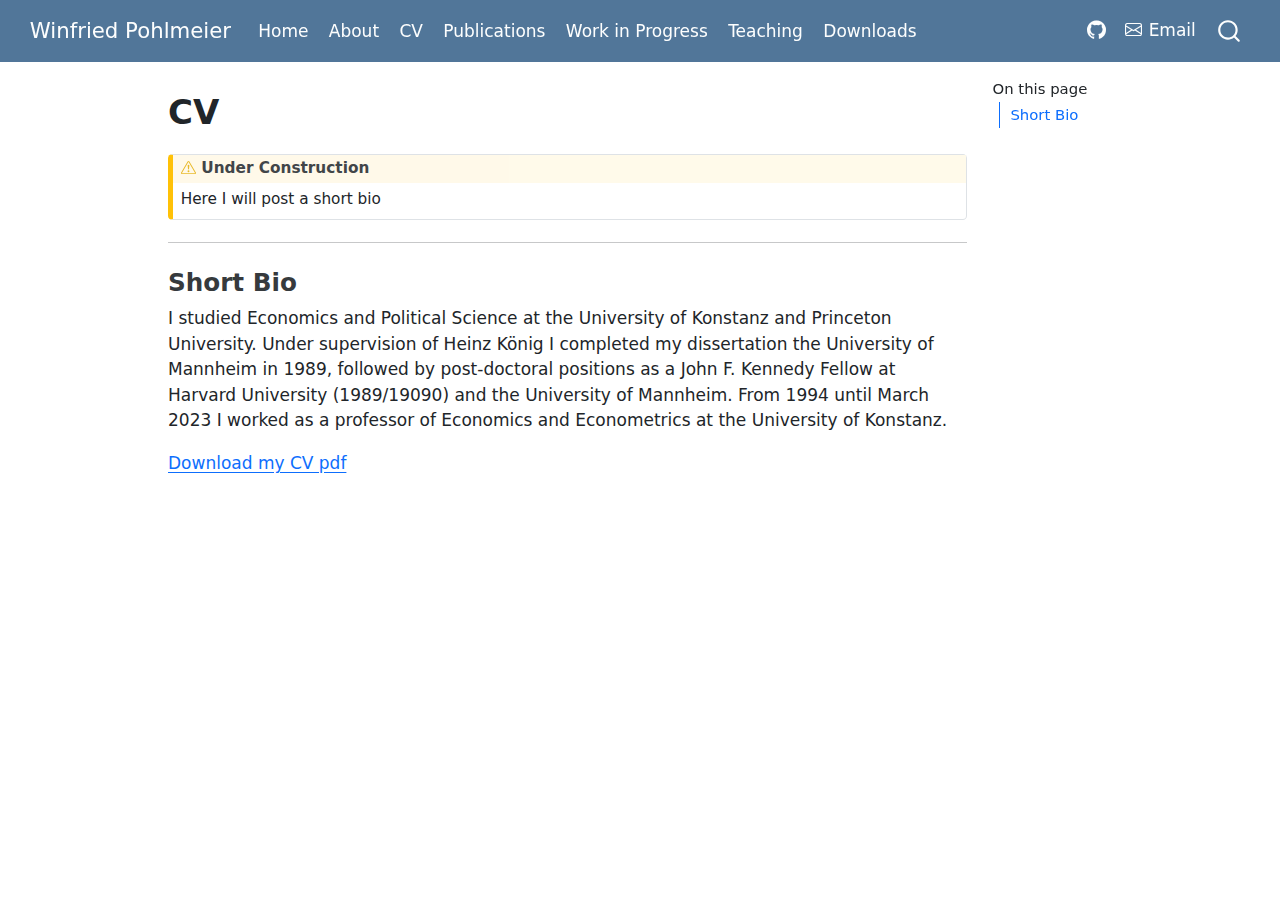
<file: alt_CV.html>
<!DOCTYPE html>
<html xmlns="http://www.w3.org/1999/xhtml" lang="en" xml:lang="en"><head>

<meta charset="utf-8">
<meta name="generator" content="quarto-1.4.533">

<meta name="viewport" content="width=device-width, initial-scale=1.0, user-scalable=yes">


<title>Winfried Pohlmeier - CV</title>
<style>
code{white-space: pre-wrap;}
span.smallcaps{font-variant: small-caps;}
div.columns{display: flex; gap: min(4vw, 1.5em);}
div.column{flex: auto; overflow-x: auto;}
div.hanging-indent{margin-left: 1.5em; text-indent: -1.5em;}
ul.task-list{list-style: none;}
ul.task-list li input[type="checkbox"] {
  width: 0.8em;
  margin: 0 0.8em 0.2em -1em; /* quarto-specific, see https://github.com/quarto-dev/quarto-cli/issues/4556 */ 
  vertical-align: middle;
}
</style>


<script src="site_libs/quarto-nav/quarto-nav.js"></script>
<script src="site_libs/quarto-nav/headroom.min.js"></script>
<script src="site_libs/clipboard/clipboard.min.js"></script>
<script src="site_libs/quarto-search/autocomplete.umd.js"></script>
<script src="site_libs/quarto-search/fuse.min.js"></script>
<script src="site_libs/quarto-search/quarto-search.js"></script>
<meta name="quarto:offset" content="./">
<script src="site_libs/quarto-html/quarto.js"></script>
<script src="site_libs/quarto-html/popper.min.js"></script>
<script src="site_libs/quarto-html/tippy.umd.min.js"></script>
<script src="site_libs/quarto-html/anchor.min.js"></script>
<link href="site_libs/quarto-html/tippy.css" rel="stylesheet">
<link href="site_libs/quarto-html/quarto-syntax-highlighting.css" rel="stylesheet" id="quarto-text-highlighting-styles">
<script src="site_libs/bootstrap/bootstrap.min.js"></script>
<link href="site_libs/bootstrap/bootstrap-icons.css" rel="stylesheet">
<link href="site_libs/bootstrap/bootstrap.min.css" rel="stylesheet" id="quarto-bootstrap" data-mode="light">
<script id="quarto-search-options" type="application/json">{
  "location": "navbar",
  "copy-button": false,
  "collapse-after": 3,
  "panel-placement": "end",
  "type": "overlay",
  "limit": 50,
  "keyboard-shortcut": [
    "f",
    "/",
    "s"
  ],
  "show-item-context": false,
  "language": {
    "search-no-results-text": "No results",
    "search-matching-documents-text": "matching documents",
    "search-copy-link-title": "Copy link to search",
    "search-hide-matches-text": "Hide additional matches",
    "search-more-match-text": "more match in this document",
    "search-more-matches-text": "more matches in this document",
    "search-clear-button-title": "Clear",
    "search-text-placeholder": "",
    "search-detached-cancel-button-title": "Cancel",
    "search-submit-button-title": "Submit",
    "search-label": "Search"
  }
}</script>


<link rel="stylesheet" href="styles.css">
</head>

<body class="nav-fixed">

<div id="quarto-search-results"></div>
  <header id="quarto-header" class="headroom fixed-top">
    <nav class="navbar navbar-expand-lg " data-bs-theme="dark">
      <div class="navbar-container container-fluid">
      <div class="navbar-brand-container mx-auto">
    <a class="navbar-brand" href="./index.html">
    <span class="navbar-title">Winfried Pohlmeier</span>
    </a>
  </div>
            <div id="quarto-search" class="" title="Search"></div>
          <button class="navbar-toggler" type="button" data-bs-toggle="collapse" data-bs-target="#navbarCollapse" aria-controls="navbarCollapse" aria-expanded="false" aria-label="Toggle navigation" onclick="if (window.quartoToggleHeadroom) { window.quartoToggleHeadroom(); }">
  <span class="navbar-toggler-icon"></span>
</button>
          <div class="collapse navbar-collapse" id="navbarCollapse">
            <ul class="navbar-nav navbar-nav-scroll me-auto">
  <li class="nav-item">
    <a class="nav-link" href="./index.html"> 
<span class="menu-text">Home</span></a>
  </li>  
  <li class="nav-item">
    <a class="nav-link" href="./about.html"> 
<span class="menu-text">About</span></a>
  </li>  
  <li class="nav-item">
    <a class="nav-link" href="./CV.html"> 
<span class="menu-text">CV</span></a>
  </li>  
  <li class="nav-item">
    <a class="nav-link" href="./pubs.html"> 
<span class="menu-text">Publications</span></a>
  </li>  
  <li class="nav-item">
    <a class="nav-link" href="./working_papers.html"> 
<span class="menu-text">Work in Progress</span></a>
  </li>  
  <li class="nav-item">
    <a class="nav-link" href="./teaching.html"> 
<span class="menu-text">Teaching</span></a>
  </li>  
  <li class="nav-item">
    <a class="nav-link" href="./downloads.html"> 
<span class="menu-text">Downloads</span></a>
  </li>  
</ul>
            <ul class="navbar-nav navbar-nav-scroll ms-auto">
  <li class="nav-item compact">
    <a class="nav-link" href="https://github.com/"> <i class="bi bi-github" role="img" aria-label="GitHub">
</i> 
<span class="menu-text"></span></a>
  </li>  
  <li class="nav-item">
    <a class="nav-link" href="mailto:Winfried.Pohlmeier@uni-konstanz.de"> <i class="bi bi-envelope" role="img">
</i> 
<span class="menu-text">Email</span></a>
  </li>  
</ul>
          </div> <!-- /navcollapse -->
          <div class="quarto-navbar-tools">
</div>
      </div> <!-- /container-fluid -->
    </nav>
</header>
<!-- content -->
<div id="quarto-content" class="quarto-container page-columns page-rows-contents page-layout-article page-navbar">
<!-- sidebar -->
<!-- margin-sidebar -->
    <div id="quarto-margin-sidebar" class="sidebar margin-sidebar">
        <nav id="TOC" role="doc-toc" class="toc-active">
    <h2 id="toc-title">On this page</h2>
   
  <ul>
  <li><a href="#short-bio" id="toc-short-bio" class="nav-link active" data-scroll-target="#short-bio">Short Bio</a></li>
  </ul>
</nav>
    </div>
<!-- main -->
<main class="content" id="quarto-document-content">

<header id="title-block-header" class="quarto-title-block default">
<div class="quarto-title">
<h1 class="title">CV</h1>
</div>



<div class="quarto-title-meta">

    
  
    
  </div>
  


</header>


<div class="callout callout-style-default callout-warning callout-titled">
<div class="callout-header d-flex align-content-center">
<div class="callout-icon-container">
<i class="callout-icon"></i>
</div>
<div class="callout-title-container flex-fill">
Under Construction
</div>
</div>
<div class="callout-body-container callout-body">
<p>Here I will post a short bio</p>
</div>
</div>
<hr>
<section id="short-bio" class="level3">
<h3 class="anchored" data-anchor-id="short-bio">Short Bio</h3>
<p>I studied Economics and Political Science at the University of Konstanz and Princeton University. Under supervision of Heinz König I completed my dissertation the University of Mannheim in 1989, followed by post-doctoral positions as a John F. Kennedy Fellow at Harvard University (1989/19090) and the University of Mannheim. From 1994 until March 2023 I worked as a professor of Economics and Econometrics at the University of Konstanz.</p>
<!--
[Download my CV pdf](https://raw.githubusercontent.com/W-Pohlmeier/WP-Website/main/CV_Pohlmeier_2023_04.pdf)
-->
<p><a href="https://cloud.uni-konstanz.de/index.php/s/7FBn3kwHsFHMmxk">Download my CV pdf</a></p>


</section>

</main> <!-- /main -->
<script id="quarto-html-after-body" type="application/javascript">
window.document.addEventListener("DOMContentLoaded", function (event) {
  const toggleBodyColorMode = (bsSheetEl) => {
    const mode = bsSheetEl.getAttribute("data-mode");
    const bodyEl = window.document.querySelector("body");
    if (mode === "dark") {
      bodyEl.classList.add("quarto-dark");
      bodyEl.classList.remove("quarto-light");
    } else {
      bodyEl.classList.add("quarto-light");
      bodyEl.classList.remove("quarto-dark");
    }
  }
  const toggleBodyColorPrimary = () => {
    const bsSheetEl = window.document.querySelector("link#quarto-bootstrap");
    if (bsSheetEl) {
      toggleBodyColorMode(bsSheetEl);
    }
  }
  toggleBodyColorPrimary();  
  const icon = "";
  const anchorJS = new window.AnchorJS();
  anchorJS.options = {
    placement: 'right',
    icon: icon
  };
  anchorJS.add('.anchored');
  const isCodeAnnotation = (el) => {
    for (const clz of el.classList) {
      if (clz.startsWith('code-annotation-')) {                     
        return true;
      }
    }
    return false;
  }
  const clipboard = new window.ClipboardJS('.code-copy-button', {
    text: function(trigger) {
      const codeEl = trigger.previousElementSibling.cloneNode(true);
      for (const childEl of codeEl.children) {
        if (isCodeAnnotation(childEl)) {
          childEl.remove();
        }
      }
      return codeEl.innerText;
    }
  });
  clipboard.on('success', function(e) {
    // button target
    const button = e.trigger;
    // don't keep focus
    button.blur();
    // flash "checked"
    button.classList.add('code-copy-button-checked');
    var currentTitle = button.getAttribute("title");
    button.setAttribute("title", "Copied!");
    let tooltip;
    if (window.bootstrap) {
      button.setAttribute("data-bs-toggle", "tooltip");
      button.setAttribute("data-bs-placement", "left");
      button.setAttribute("data-bs-title", "Copied!");
      tooltip = new bootstrap.Tooltip(button, 
        { trigger: "manual", 
          customClass: "code-copy-button-tooltip",
          offset: [0, -8]});
      tooltip.show();    
    }
    setTimeout(function() {
      if (tooltip) {
        tooltip.hide();
        button.removeAttribute("data-bs-title");
        button.removeAttribute("data-bs-toggle");
        button.removeAttribute("data-bs-placement");
      }
      button.setAttribute("title", currentTitle);
      button.classList.remove('code-copy-button-checked');
    }, 1000);
    // clear code selection
    e.clearSelection();
  });
  function tippyHover(el, contentFn, onTriggerFn, onUntriggerFn) {
    const config = {
      allowHTML: true,
      maxWidth: 500,
      delay: 100,
      arrow: false,
      appendTo: function(el) {
          return el.parentElement;
      },
      interactive: true,
      interactiveBorder: 10,
      theme: 'quarto',
      placement: 'bottom-start',
    };
    if (contentFn) {
      config.content = contentFn;
    }
    if (onTriggerFn) {
      config.onTrigger = onTriggerFn;
    }
    if (onUntriggerFn) {
      config.onUntrigger = onUntriggerFn;
    }
    window.tippy(el, config); 
  }
  const noterefs = window.document.querySelectorAll('a[role="doc-noteref"]');
  for (var i=0; i<noterefs.length; i++) {
    const ref = noterefs[i];
    tippyHover(ref, function() {
      // use id or data attribute instead here
      let href = ref.getAttribute('data-footnote-href') || ref.getAttribute('href');
      try { href = new URL(href).hash; } catch {}
      const id = href.replace(/^#\/?/, "");
      const note = window.document.getElementById(id);
      return note.innerHTML;
    });
  }
  const xrefs = window.document.querySelectorAll('a.quarto-xref');
  const processXRef = (id, note) => {
    // Strip column container classes
    const stripColumnClz = (el) => {
      el.classList.remove("page-full", "page-columns");
      if (el.children) {
        for (const child of el.children) {
          stripColumnClz(child);
        }
      }
    }
    stripColumnClz(note)
    if (id === null || id.startsWith('sec-')) {
      // Special case sections, only their first couple elements
      const container = document.createElement("div");
      if (note.children && note.children.length > 2) {
        container.appendChild(note.children[0].cloneNode(true));
        for (let i = 1; i < note.children.length; i++) {
          const child = note.children[i];
          if (child.tagName === "P" && child.innerText === "") {
            continue;
          } else {
            container.appendChild(child.cloneNode(true));
            break;
          }
        }
        if (window.Quarto?.typesetMath) {
          window.Quarto.typesetMath(container);
        }
        return container.innerHTML
      } else {
        if (window.Quarto?.typesetMath) {
          window.Quarto.typesetMath(note);
        }
        return note.innerHTML;
      }
    } else {
      // Remove any anchor links if they are present
      const anchorLink = note.querySelector('a.anchorjs-link');
      if (anchorLink) {
        anchorLink.remove();
      }
      if (window.Quarto?.typesetMath) {
        window.Quarto.typesetMath(note);
      }
      return note.innerHTML;
    }
  }
  for (var i=0; i<xrefs.length; i++) {
    const xref = xrefs[i];
    tippyHover(xref, undefined, function(instance) {
      instance.disable();
      let url = xref.getAttribute('href');
      let hash = undefined; 
      if (url.startsWith('#')) {
        hash = url;
      } else {
        try { hash = new URL(url).hash; } catch {}
      }
      if (hash) {
        const id = hash.replace(/^#\/?/, "");
        const note = window.document.getElementById(id);
        if (note !== null) {
          try {
            const html = processXRef(id, note.cloneNode(true));
            instance.setContent(html);
          } finally {
            instance.enable();
            instance.show();
          }
        } else {
          // See if we can fetch this
          fetch(url.split('#')[0])
          .then(res => res.text())
          .then(html => {
            const parser = new DOMParser();
            const htmlDoc = parser.parseFromString(html, "text/html");
            const note = htmlDoc.getElementById(id);
            if (note !== null) {
              const html = processXRef(id, note);
              instance.setContent(html);
            } 
          }).finally(() => {
            instance.enable();
            instance.show();
          });
        }
      } else {
        // See if we can fetch a full url (with no hash to target)
        // This is a special case and we should probably do some content thinning / targeting
        fetch(url)
        .then(res => res.text())
        .then(html => {
          const parser = new DOMParser();
          const htmlDoc = parser.parseFromString(html, "text/html");
          const note = htmlDoc.querySelector('main.content');
          if (note !== null) {
            // This should only happen for chapter cross references
            // (since there is no id in the URL)
            // remove the first header
            if (note.children.length > 0 && note.children[0].tagName === "HEADER") {
              note.children[0].remove();
            }
            const html = processXRef(null, note);
            instance.setContent(html);
          } 
        }).finally(() => {
          instance.enable();
          instance.show();
        });
      }
    }, function(instance) {
    });
  }
      let selectedAnnoteEl;
      const selectorForAnnotation = ( cell, annotation) => {
        let cellAttr = 'data-code-cell="' + cell + '"';
        let lineAttr = 'data-code-annotation="' +  annotation + '"';
        const selector = 'span[' + cellAttr + '][' + lineAttr + ']';
        return selector;
      }
      const selectCodeLines = (annoteEl) => {
        const doc = window.document;
        const targetCell = annoteEl.getAttribute("data-target-cell");
        const targetAnnotation = annoteEl.getAttribute("data-target-annotation");
        const annoteSpan = window.document.querySelector(selectorForAnnotation(targetCell, targetAnnotation));
        const lines = annoteSpan.getAttribute("data-code-lines").split(",");
        const lineIds = lines.map((line) => {
          return targetCell + "-" + line;
        })
        let top = null;
        let height = null;
        let parent = null;
        if (lineIds.length > 0) {
            //compute the position of the single el (top and bottom and make a div)
            const el = window.document.getElementById(lineIds[0]);
            top = el.offsetTop;
            height = el.offsetHeight;
            parent = el.parentElement.parentElement;
          if (lineIds.length > 1) {
            const lastEl = window.document.getElementById(lineIds[lineIds.length - 1]);
            const bottom = lastEl.offsetTop + lastEl.offsetHeight;
            height = bottom - top;
          }
          if (top !== null && height !== null && parent !== null) {
            // cook up a div (if necessary) and position it 
            let div = window.document.getElementById("code-annotation-line-highlight");
            if (div === null) {
              div = window.document.createElement("div");
              div.setAttribute("id", "code-annotation-line-highlight");
              div.style.position = 'absolute';
              parent.appendChild(div);
            }
            div.style.top = top - 2 + "px";
            div.style.height = height + 4 + "px";
            div.style.left = 0;
            let gutterDiv = window.document.getElementById("code-annotation-line-highlight-gutter");
            if (gutterDiv === null) {
              gutterDiv = window.document.createElement("div");
              gutterDiv.setAttribute("id", "code-annotation-line-highlight-gutter");
              gutterDiv.style.position = 'absolute';
              const codeCell = window.document.getElementById(targetCell);
              const gutter = codeCell.querySelector('.code-annotation-gutter');
              gutter.appendChild(gutterDiv);
            }
            gutterDiv.style.top = top - 2 + "px";
            gutterDiv.style.height = height + 4 + "px";
          }
          selectedAnnoteEl = annoteEl;
        }
      };
      const unselectCodeLines = () => {
        const elementsIds = ["code-annotation-line-highlight", "code-annotation-line-highlight-gutter"];
        elementsIds.forEach((elId) => {
          const div = window.document.getElementById(elId);
          if (div) {
            div.remove();
          }
        });
        selectedAnnoteEl = undefined;
      };
        // Handle positioning of the toggle
    window.addEventListener(
      "resize",
      throttle(() => {
        elRect = undefined;
        if (selectedAnnoteEl) {
          selectCodeLines(selectedAnnoteEl);
        }
      }, 10)
    );
    function throttle(fn, ms) {
    let throttle = false;
    let timer;
      return (...args) => {
        if(!throttle) { // first call gets through
            fn.apply(this, args);
            throttle = true;
        } else { // all the others get throttled
            if(timer) clearTimeout(timer); // cancel #2
            timer = setTimeout(() => {
              fn.apply(this, args);
              timer = throttle = false;
            }, ms);
        }
      };
    }
      // Attach click handler to the DT
      const annoteDls = window.document.querySelectorAll('dt[data-target-cell]');
      for (const annoteDlNode of annoteDls) {
        annoteDlNode.addEventListener('click', (event) => {
          const clickedEl = event.target;
          if (clickedEl !== selectedAnnoteEl) {
            unselectCodeLines();
            const activeEl = window.document.querySelector('dt[data-target-cell].code-annotation-active');
            if (activeEl) {
              activeEl.classList.remove('code-annotation-active');
            }
            selectCodeLines(clickedEl);
            clickedEl.classList.add('code-annotation-active');
          } else {
            // Unselect the line
            unselectCodeLines();
            clickedEl.classList.remove('code-annotation-active');
          }
        });
      }
  const findCites = (el) => {
    const parentEl = el.parentElement;
    if (parentEl) {
      const cites = parentEl.dataset.cites;
      if (cites) {
        return {
          el,
          cites: cites.split(' ')
        };
      } else {
        return findCites(el.parentElement)
      }
    } else {
      return undefined;
    }
  };
  var bibliorefs = window.document.querySelectorAll('a[role="doc-biblioref"]');
  for (var i=0; i<bibliorefs.length; i++) {
    const ref = bibliorefs[i];
    const citeInfo = findCites(ref);
    if (citeInfo) {
      tippyHover(citeInfo.el, function() {
        var popup = window.document.createElement('div');
        citeInfo.cites.forEach(function(cite) {
          var citeDiv = window.document.createElement('div');
          citeDiv.classList.add('hanging-indent');
          citeDiv.classList.add('csl-entry');
          var biblioDiv = window.document.getElementById('ref-' + cite);
          if (biblioDiv) {
            citeDiv.innerHTML = biblioDiv.innerHTML;
          }
          popup.appendChild(citeDiv);
        });
        return popup.innerHTML;
      });
    }
  }
});
</script>
</div> <!-- /content -->




</body></html>
</file>
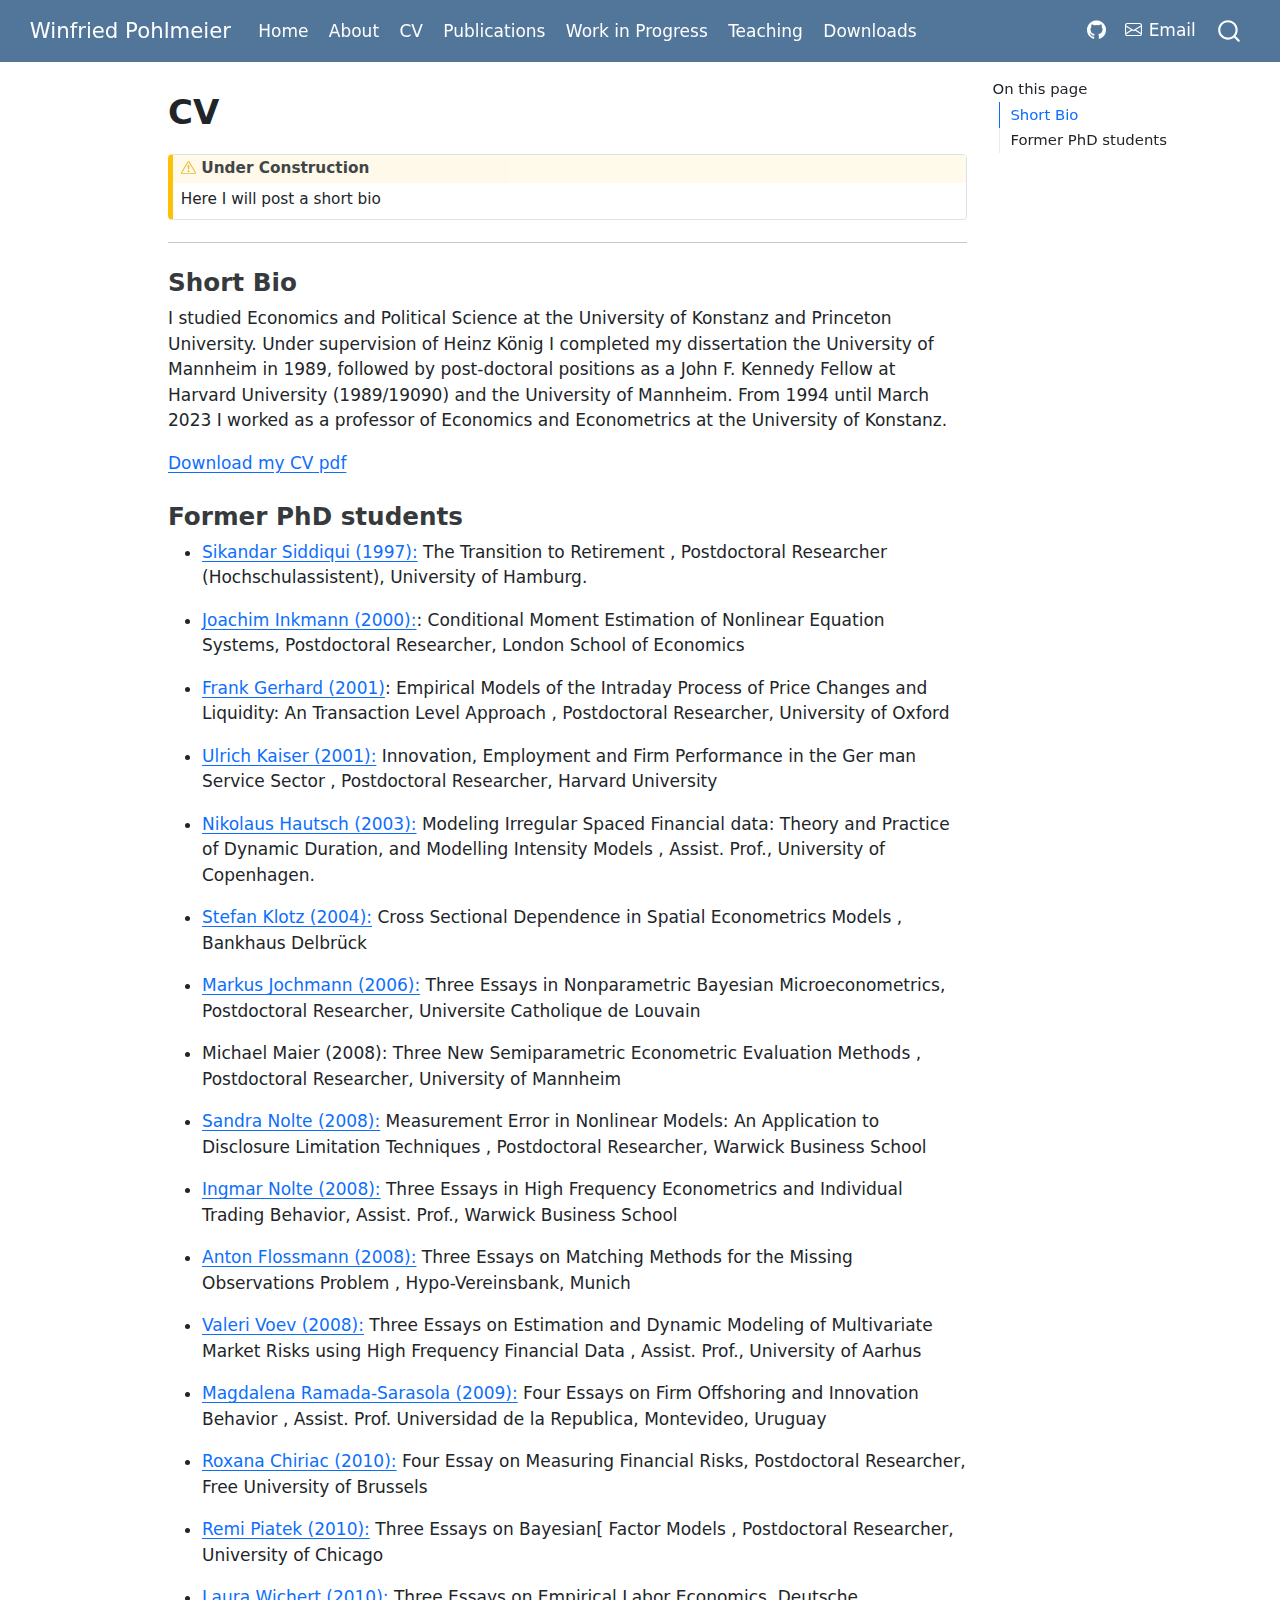
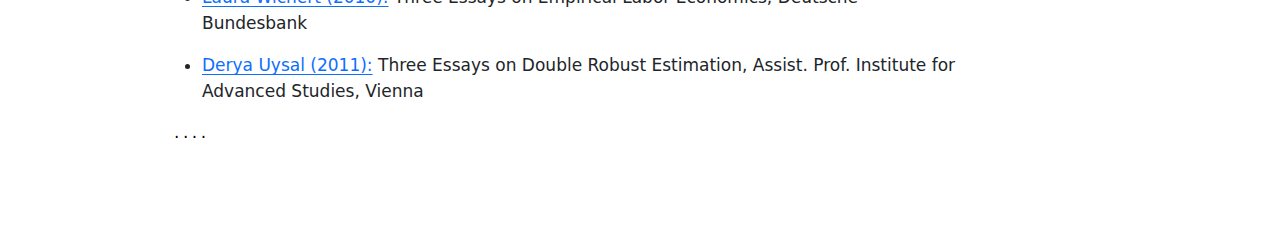
<file: CV - Kopie.html>
<!DOCTYPE html>
<html xmlns="http://www.w3.org/1999/xhtml" lang="en" xml:lang="en"><head>

<meta charset="utf-8">
<meta name="generator" content="quarto-1.4.533">

<meta name="viewport" content="width=device-width, initial-scale=1.0, user-scalable=yes">


<title>Winfried Pohlmeier - CV</title>
<style>
code{white-space: pre-wrap;}
span.smallcaps{font-variant: small-caps;}
div.columns{display: flex; gap: min(4vw, 1.5em);}
div.column{flex: auto; overflow-x: auto;}
div.hanging-indent{margin-left: 1.5em; text-indent: -1.5em;}
ul.task-list{list-style: none;}
ul.task-list li input[type="checkbox"] {
  width: 0.8em;
  margin: 0 0.8em 0.2em -1em; /* quarto-specific, see https://github.com/quarto-dev/quarto-cli/issues/4556 */ 
  vertical-align: middle;
}
</style>


<script src="site_libs/quarto-nav/quarto-nav.js"></script>
<script src="site_libs/quarto-nav/headroom.min.js"></script>
<script src="site_libs/clipboard/clipboard.min.js"></script>
<script src="site_libs/quarto-search/autocomplete.umd.js"></script>
<script src="site_libs/quarto-search/fuse.min.js"></script>
<script src="site_libs/quarto-search/quarto-search.js"></script>
<meta name="quarto:offset" content="./">
<script src="site_libs/quarto-html/quarto.js"></script>
<script src="site_libs/quarto-html/popper.min.js"></script>
<script src="site_libs/quarto-html/tippy.umd.min.js"></script>
<script src="site_libs/quarto-html/anchor.min.js"></script>
<link href="site_libs/quarto-html/tippy.css" rel="stylesheet">
<link href="site_libs/quarto-html/quarto-syntax-highlighting.css" rel="stylesheet" id="quarto-text-highlighting-styles">
<script src="site_libs/bootstrap/bootstrap.min.js"></script>
<link href="site_libs/bootstrap/bootstrap-icons.css" rel="stylesheet">
<link href="site_libs/bootstrap/bootstrap.min.css" rel="stylesheet" id="quarto-bootstrap" data-mode="light">
<script id="quarto-search-options" type="application/json">{
  "location": "navbar",
  "copy-button": false,
  "collapse-after": 3,
  "panel-placement": "end",
  "type": "overlay",
  "limit": 50,
  "keyboard-shortcut": [
    "f",
    "/",
    "s"
  ],
  "show-item-context": false,
  "language": {
    "search-no-results-text": "No results",
    "search-matching-documents-text": "matching documents",
    "search-copy-link-title": "Copy link to search",
    "search-hide-matches-text": "Hide additional matches",
    "search-more-match-text": "more match in this document",
    "search-more-matches-text": "more matches in this document",
    "search-clear-button-title": "Clear",
    "search-text-placeholder": "",
    "search-detached-cancel-button-title": "Cancel",
    "search-submit-button-title": "Submit",
    "search-label": "Search"
  }
}</script>


<link rel="stylesheet" href="styles.css">
</head>

<body class="nav-fixed">

<div id="quarto-search-results"></div>
  <header id="quarto-header" class="headroom fixed-top">
    <nav class="navbar navbar-expand-lg " data-bs-theme="dark">
      <div class="navbar-container container-fluid">
      <div class="navbar-brand-container mx-auto">
    <a class="navbar-brand" href="./index.html">
    <span class="navbar-title">Winfried Pohlmeier</span>
    </a>
  </div>
            <div id="quarto-search" class="" title="Search"></div>
          <button class="navbar-toggler" type="button" data-bs-toggle="collapse" data-bs-target="#navbarCollapse" aria-controls="navbarCollapse" aria-expanded="false" aria-label="Toggle navigation" onclick="if (window.quartoToggleHeadroom) { window.quartoToggleHeadroom(); }">
  <span class="navbar-toggler-icon"></span>
</button>
          <div class="collapse navbar-collapse" id="navbarCollapse">
            <ul class="navbar-nav navbar-nav-scroll me-auto">
  <li class="nav-item">
    <a class="nav-link" href="./index.html"> 
<span class="menu-text">Home</span></a>
  </li>  
  <li class="nav-item">
    <a class="nav-link" href="./about.html"> 
<span class="menu-text">About</span></a>
  </li>  
  <li class="nav-item">
    <a class="nav-link" href="./CV.html"> 
<span class="menu-text">CV</span></a>
  </li>  
  <li class="nav-item">
    <a class="nav-link" href="./pubs.html"> 
<span class="menu-text">Publications</span></a>
  </li>  
  <li class="nav-item">
    <a class="nav-link" href="./working_papers.html"> 
<span class="menu-text">Work in Progress</span></a>
  </li>  
  <li class="nav-item">
    <a class="nav-link" href="./teaching.html"> 
<span class="menu-text">Teaching</span></a>
  </li>  
  <li class="nav-item">
    <a class="nav-link" href="./downloads.html"> 
<span class="menu-text">Downloads</span></a>
  </li>  
</ul>
            <ul class="navbar-nav navbar-nav-scroll ms-auto">
  <li class="nav-item compact">
    <a class="nav-link" href="https://github.com/"> <i class="bi bi-github" role="img" aria-label="GitHub">
</i> 
<span class="menu-text"></span></a>
  </li>  
  <li class="nav-item">
    <a class="nav-link" href="mailto:Winfried.Pohlmeier@uni-konstanz.de"> <i class="bi bi-envelope" role="img">
</i> 
<span class="menu-text">Email</span></a>
  </li>  
</ul>
          </div> <!-- /navcollapse -->
          <div class="quarto-navbar-tools">
</div>
      </div> <!-- /container-fluid -->
    </nav>
</header>
<!-- content -->
<div id="quarto-content" class="quarto-container page-columns page-rows-contents page-layout-article page-navbar">
<!-- sidebar -->
<!-- margin-sidebar -->
    <div id="quarto-margin-sidebar" class="sidebar margin-sidebar">
        <nav id="TOC" role="doc-toc" class="toc-active">
    <h2 id="toc-title">On this page</h2>
   
  <ul>
  <li><a href="#short-bio" id="toc-short-bio" class="nav-link active" data-scroll-target="#short-bio">Short Bio</a></li>
  <li><a href="#former-phd-students" id="toc-former-phd-students" class="nav-link" data-scroll-target="#former-phd-students">Former PhD students</a></li>
  </ul>
</nav>
    </div>
<!-- main -->
<main class="content" id="quarto-document-content">

<header id="title-block-header" class="quarto-title-block default">
<div class="quarto-title">
<h1 class="title">CV</h1>
</div>



<div class="quarto-title-meta">

    
  
    
  </div>
  


</header>


<div class="callout callout-style-default callout-warning callout-titled">
<div class="callout-header d-flex align-content-center">
<div class="callout-icon-container">
<i class="callout-icon"></i>
</div>
<div class="callout-title-container flex-fill">
Under Construction
</div>
</div>
<div class="callout-body-container callout-body">
<p>Here I will post a short bio</p>
</div>
</div>
<hr>
<section id="short-bio" class="level3">
<h3 class="anchored" data-anchor-id="short-bio">Short Bio</h3>
<p>I studied Economics and Political Science at the University of Konstanz and Princeton University. Under supervision of Heinz König I completed my dissertation the University of Mannheim in 1989, followed by post-doctoral positions as a John F. Kennedy Fellow at Harvard University (1989/19090) and the University of Mannheim. From 1994 until March 2023 I worked as a professor of Economics and Econometrics at the University of Konstanz.</p>
<!--
[Download my CV pdf](https://raw.githubusercontent.com/W-Pohlmeier/WP-Website/main/CV_Pohlmeier_2023_04.pdf)
-->
<p><a href="https://cloud.uni-konstanz.de/index.php/s/7FBn3kwHsFHMmxk">Download my CV pdf</a></p>
</section>
<section id="former-phd-students" class="level3">
<h3 class="anchored" data-anchor-id="former-phd-students">Former PhD students</h3>
<ul>
<li><p><a href="https://www.linkedin.com/in/sikandarsiddiqui/?originalSubdomain=de">Sikandar Siddiqui (1997):</a> The Transition to Retirement , Postdoctoral Researcher (Hochschulassistent), University of Hamburg.</p></li>
<li><p><a href="https://fbe.unimelb.edu.au/our-people/staff/finance/joachim-inkmann">Joachim Inkmann (2000):</a>: Conditional Moment Estimation of Nonlinear Equation Systems, Postdoctoral Researcher, London School of Economics</p></li>
<li><p><a href="https://www.linkedin.com/in/frankgerhard/?originalSubdomain=de">Frank Gerhard (2001)</a>: Empirical Models of the Intraday Process of Price Changes and Liquidity: An Transaction Level Approach , Postdoctoral Researcher, University of Oxford</p></li>
<li><p><a href="https://www.business.uzh.ch/en/research/professorships/entrepreneurship/team/kaiser.html">Ulrich Kaiser (2001):</a> Innovation, Employment and Firm Performance in the Ger man Service Sector , Postdoctoral Researcher, Harvard University</p></li>
<li><p><a href="https://homepage.univie.ac.at/nikolaus.hautsch/">Nikolaus Hautsch (2003):</a> Modeling Irregular Spaced Financial data: Theory and Practice of Dynamic Duration, and Modelling Intensity Models , Assist. Prof., University of Copenhagen.</p></li>
<li><p><a href="https://www.linkedin.com/in/stefanklotzvif/?originalSubdomain=de">Stefan Klotz (2004):</a> Cross Sectional Dependence in Spatial Econometrics Models , Bankhaus Delbrück</p></li>
<li><p><a href="https://www.linkedin.com/in/markus-jochmann-345b49138/?originalSubdomain=de">Markus Jochmann (2006):</a> Three Essays in Nonparametric Bayesian Microeconometrics, Postdoctoral Researcher, Universite Catholique de Louvain</p></li>
<li><p>Michael Maier (2008): Three New Semiparametric Econometric Evaluation Methods , Postdoctoral Researcher, University of Mannheim</p></li>
<li><p><a href="https://www.lancaster.ac.uk/lums/people/sandra-nolte">Sandra Nolte (2008):</a> Measurement Error in Nonlinear Models: An Application to Disclosure Limitation Techniques , Postdoctoral Researcher, Warwick Business School</p></li>
<li><p><a href="https://www.lancaster.ac.uk/lums/people/ingmar-nolte">Ingmar Nolte (2008):</a> Three Essays in High Frequency Econometrics and Individual Trading Behavior, Assist. Prof., Warwick Business School</p></li>
<li><p><a href="https://www.linkedin.com/in/dr-anton-flossmann-77b03593">Anton Flossmann (2008):</a> Three Essays on Matching Methods for the Missing Observations Problem , Hypo-Vereinsbank, Munich</p></li>
<li><p><a href="https://www.linkedin.com/in/valeri-voev-1a698940/?originalSubdomain=dk%3E">Valeri Voev (2008):</a> Three Essays on Estimation and Dynamic Modeling of Multivariate Market Risks using High Frequency Financial Data , Assist. Prof., University of Aarhus</p></li>
<li><p><a href="https://www.linkedin.com/in/magdalena-ramada-sarasola-phd-73560210/?originalSubdomain=es">Magdalena Ramada-Sarasola (2009):</a> Four Essays on Firm Offshoring and Innovation Behavior , Assist. Prof.&nbsp;Universidad de la Republica, Montevideo, Uruguay</p></li>
<li><p><a href="https://www.econometrics.uni-freiburg.de/de/mitarbeitende/roxana-halbleib">Roxana Chiriac (2010):</a> Four Essay on Measuring Financial Risks, Postdoctoral Researcher, Free University of Brussels</p></li>
<li><p><a href="https://www.linkedin.com/in/remi-piatek/?originalSubdomain=dk">Remi Piatek (2010):</a> Three Essays on Bayesian[ Factor Models , Postdoctoral Researcher, University of Chicago</p></li>
<li><p><a href="https://www.linkedin.com/in/laura-wichert-913345106/?originalSubdomain=de">Laura Wichert (2010):</a> Three Essays on Empirical Labor Economics, Deutsche Bundesbank</p></li>
<li><p><a href="https://www.deryauysal.com/">Derya Uysal (2011):</a> Three Essays on Double Robust Estimation, Assist. Prof.&nbsp;Institute for Advanced Studies, Vienna</p></li>
</ul>
<pre><code>....</code></pre>


</section>

</main> <!-- /main -->
<script id="quarto-html-after-body" type="application/javascript">
window.document.addEventListener("DOMContentLoaded", function (event) {
  const toggleBodyColorMode = (bsSheetEl) => {
    const mode = bsSheetEl.getAttribute("data-mode");
    const bodyEl = window.document.querySelector("body");
    if (mode === "dark") {
      bodyEl.classList.add("quarto-dark");
      bodyEl.classList.remove("quarto-light");
    } else {
      bodyEl.classList.add("quarto-light");
      bodyEl.classList.remove("quarto-dark");
    }
  }
  const toggleBodyColorPrimary = () => {
    const bsSheetEl = window.document.querySelector("link#quarto-bootstrap");
    if (bsSheetEl) {
      toggleBodyColorMode(bsSheetEl);
    }
  }
  toggleBodyColorPrimary();  
  const icon = "";
  const anchorJS = new window.AnchorJS();
  anchorJS.options = {
    placement: 'right',
    icon: icon
  };
  anchorJS.add('.anchored');
  const isCodeAnnotation = (el) => {
    for (const clz of el.classList) {
      if (clz.startsWith('code-annotation-')) {                     
        return true;
      }
    }
    return false;
  }
  const clipboard = new window.ClipboardJS('.code-copy-button', {
    text: function(trigger) {
      const codeEl = trigger.previousElementSibling.cloneNode(true);
      for (const childEl of codeEl.children) {
        if (isCodeAnnotation(childEl)) {
          childEl.remove();
        }
      }
      return codeEl.innerText;
    }
  });
  clipboard.on('success', function(e) {
    // button target
    const button = e.trigger;
    // don't keep focus
    button.blur();
    // flash "checked"
    button.classList.add('code-copy-button-checked');
    var currentTitle = button.getAttribute("title");
    button.setAttribute("title", "Copied!");
    let tooltip;
    if (window.bootstrap) {
      button.setAttribute("data-bs-toggle", "tooltip");
      button.setAttribute("data-bs-placement", "left");
      button.setAttribute("data-bs-title", "Copied!");
      tooltip = new bootstrap.Tooltip(button, 
        { trigger: "manual", 
          customClass: "code-copy-button-tooltip",
          offset: [0, -8]});
      tooltip.show();    
    }
    setTimeout(function() {
      if (tooltip) {
        tooltip.hide();
        button.removeAttribute("data-bs-title");
        button.removeAttribute("data-bs-toggle");
        button.removeAttribute("data-bs-placement");
      }
      button.setAttribute("title", currentTitle);
      button.classList.remove('code-copy-button-checked');
    }, 1000);
    // clear code selection
    e.clearSelection();
  });
  function tippyHover(el, contentFn, onTriggerFn, onUntriggerFn) {
    const config = {
      allowHTML: true,
      maxWidth: 500,
      delay: 100,
      arrow: false,
      appendTo: function(el) {
          return el.parentElement;
      },
      interactive: true,
      interactiveBorder: 10,
      theme: 'quarto',
      placement: 'bottom-start',
    };
    if (contentFn) {
      config.content = contentFn;
    }
    if (onTriggerFn) {
      config.onTrigger = onTriggerFn;
    }
    if (onUntriggerFn) {
      config.onUntrigger = onUntriggerFn;
    }
    window.tippy(el, config); 
  }
  const noterefs = window.document.querySelectorAll('a[role="doc-noteref"]');
  for (var i=0; i<noterefs.length; i++) {
    const ref = noterefs[i];
    tippyHover(ref, function() {
      // use id or data attribute instead here
      let href = ref.getAttribute('data-footnote-href') || ref.getAttribute('href');
      try { href = new URL(href).hash; } catch {}
      const id = href.replace(/^#\/?/, "");
      const note = window.document.getElementById(id);
      return note.innerHTML;
    });
  }
  const xrefs = window.document.querySelectorAll('a.quarto-xref');
  const processXRef = (id, note) => {
    // Strip column container classes
    const stripColumnClz = (el) => {
      el.classList.remove("page-full", "page-columns");
      if (el.children) {
        for (const child of el.children) {
          stripColumnClz(child);
        }
      }
    }
    stripColumnClz(note)
    if (id === null || id.startsWith('sec-')) {
      // Special case sections, only their first couple elements
      const container = document.createElement("div");
      if (note.children && note.children.length > 2) {
        container.appendChild(note.children[0].cloneNode(true));
        for (let i = 1; i < note.children.length; i++) {
          const child = note.children[i];
          if (child.tagName === "P" && child.innerText === "") {
            continue;
          } else {
            container.appendChild(child.cloneNode(true));
            break;
          }
        }
        if (window.Quarto?.typesetMath) {
          window.Quarto.typesetMath(container);
        }
        return container.innerHTML
      } else {
        if (window.Quarto?.typesetMath) {
          window.Quarto.typesetMath(note);
        }
        return note.innerHTML;
      }
    } else {
      // Remove any anchor links if they are present
      const anchorLink = note.querySelector('a.anchorjs-link');
      if (anchorLink) {
        anchorLink.remove();
      }
      if (window.Quarto?.typesetMath) {
        window.Quarto.typesetMath(note);
      }
      return note.innerHTML;
    }
  }
  for (var i=0; i<xrefs.length; i++) {
    const xref = xrefs[i];
    tippyHover(xref, undefined, function(instance) {
      instance.disable();
      let url = xref.getAttribute('href');
      let hash = undefined; 
      if (url.startsWith('#')) {
        hash = url;
      } else {
        try { hash = new URL(url).hash; } catch {}
      }
      if (hash) {
        const id = hash.replace(/^#\/?/, "");
        const note = window.document.getElementById(id);
        if (note !== null) {
          try {
            const html = processXRef(id, note.cloneNode(true));
            instance.setContent(html);
          } finally {
            instance.enable();
            instance.show();
          }
        } else {
          // See if we can fetch this
          fetch(url.split('#')[0])
          .then(res => res.text())
          .then(html => {
            const parser = new DOMParser();
            const htmlDoc = parser.parseFromString(html, "text/html");
            const note = htmlDoc.getElementById(id);
            if (note !== null) {
              const html = processXRef(id, note);
              instance.setContent(html);
            } 
          }).finally(() => {
            instance.enable();
            instance.show();
          });
        }
      } else {
        // See if we can fetch a full url (with no hash to target)
        // This is a special case and we should probably do some content thinning / targeting
        fetch(url)
        .then(res => res.text())
        .then(html => {
          const parser = new DOMParser();
          const htmlDoc = parser.parseFromString(html, "text/html");
          const note = htmlDoc.querySelector('main.content');
          if (note !== null) {
            // This should only happen for chapter cross references
            // (since there is no id in the URL)
            // remove the first header
            if (note.children.length > 0 && note.children[0].tagName === "HEADER") {
              note.children[0].remove();
            }
            const html = processXRef(null, note);
            instance.setContent(html);
          } 
        }).finally(() => {
          instance.enable();
          instance.show();
        });
      }
    }, function(instance) {
    });
  }
      let selectedAnnoteEl;
      const selectorForAnnotation = ( cell, annotation) => {
        let cellAttr = 'data-code-cell="' + cell + '"';
        let lineAttr = 'data-code-annotation="' +  annotation + '"';
        const selector = 'span[' + cellAttr + '][' + lineAttr + ']';
        return selector;
      }
      const selectCodeLines = (annoteEl) => {
        const doc = window.document;
        const targetCell = annoteEl.getAttribute("data-target-cell");
        const targetAnnotation = annoteEl.getAttribute("data-target-annotation");
        const annoteSpan = window.document.querySelector(selectorForAnnotation(targetCell, targetAnnotation));
        const lines = annoteSpan.getAttribute("data-code-lines").split(",");
        const lineIds = lines.map((line) => {
          return targetCell + "-" + line;
        })
        let top = null;
        let height = null;
        let parent = null;
        if (lineIds.length > 0) {
            //compute the position of the single el (top and bottom and make a div)
            const el = window.document.getElementById(lineIds[0]);
            top = el.offsetTop;
            height = el.offsetHeight;
            parent = el.parentElement.parentElement;
          if (lineIds.length > 1) {
            const lastEl = window.document.getElementById(lineIds[lineIds.length - 1]);
            const bottom = lastEl.offsetTop + lastEl.offsetHeight;
            height = bottom - top;
          }
          if (top !== null && height !== null && parent !== null) {
            // cook up a div (if necessary) and position it 
            let div = window.document.getElementById("code-annotation-line-highlight");
            if (div === null) {
              div = window.document.createElement("div");
              div.setAttribute("id", "code-annotation-line-highlight");
              div.style.position = 'absolute';
              parent.appendChild(div);
            }
            div.style.top = top - 2 + "px";
            div.style.height = height + 4 + "px";
            div.style.left = 0;
            let gutterDiv = window.document.getElementById("code-annotation-line-highlight-gutter");
            if (gutterDiv === null) {
              gutterDiv = window.document.createElement("div");
              gutterDiv.setAttribute("id", "code-annotation-line-highlight-gutter");
              gutterDiv.style.position = 'absolute';
              const codeCell = window.document.getElementById(targetCell);
              const gutter = codeCell.querySelector('.code-annotation-gutter');
              gutter.appendChild(gutterDiv);
            }
            gutterDiv.style.top = top - 2 + "px";
            gutterDiv.style.height = height + 4 + "px";
          }
          selectedAnnoteEl = annoteEl;
        }
      };
      const unselectCodeLines = () => {
        const elementsIds = ["code-annotation-line-highlight", "code-annotation-line-highlight-gutter"];
        elementsIds.forEach((elId) => {
          const div = window.document.getElementById(elId);
          if (div) {
            div.remove();
          }
        });
        selectedAnnoteEl = undefined;
      };
        // Handle positioning of the toggle
    window.addEventListener(
      "resize",
      throttle(() => {
        elRect = undefined;
        if (selectedAnnoteEl) {
          selectCodeLines(selectedAnnoteEl);
        }
      }, 10)
    );
    function throttle(fn, ms) {
    let throttle = false;
    let timer;
      return (...args) => {
        if(!throttle) { // first call gets through
            fn.apply(this, args);
            throttle = true;
        } else { // all the others get throttled
            if(timer) clearTimeout(timer); // cancel #2
            timer = setTimeout(() => {
              fn.apply(this, args);
              timer = throttle = false;
            }, ms);
        }
      };
    }
      // Attach click handler to the DT
      const annoteDls = window.document.querySelectorAll('dt[data-target-cell]');
      for (const annoteDlNode of annoteDls) {
        annoteDlNode.addEventListener('click', (event) => {
          const clickedEl = event.target;
          if (clickedEl !== selectedAnnoteEl) {
            unselectCodeLines();
            const activeEl = window.document.querySelector('dt[data-target-cell].code-annotation-active');
            if (activeEl) {
              activeEl.classList.remove('code-annotation-active');
            }
            selectCodeLines(clickedEl);
            clickedEl.classList.add('code-annotation-active');
          } else {
            // Unselect the line
            unselectCodeLines();
            clickedEl.classList.remove('code-annotation-active');
          }
        });
      }
  const findCites = (el) => {
    const parentEl = el.parentElement;
    if (parentEl) {
      const cites = parentEl.dataset.cites;
      if (cites) {
        return {
          el,
          cites: cites.split(' ')
        };
      } else {
        return findCites(el.parentElement)
      }
    } else {
      return undefined;
    }
  };
  var bibliorefs = window.document.querySelectorAll('a[role="doc-biblioref"]');
  for (var i=0; i<bibliorefs.length; i++) {
    const ref = bibliorefs[i];
    const citeInfo = findCites(ref);
    if (citeInfo) {
      tippyHover(citeInfo.el, function() {
        var popup = window.document.createElement('div');
        citeInfo.cites.forEach(function(cite) {
          var citeDiv = window.document.createElement('div');
          citeDiv.classList.add('hanging-indent');
          citeDiv.classList.add('csl-entry');
          var biblioDiv = window.document.getElementById('ref-' + cite);
          if (biblioDiv) {
            citeDiv.innerHTML = biblioDiv.innerHTML;
          }
          popup.appendChild(citeDiv);
        });
        return popup.innerHTML;
      });
    }
  }
});
</script>
</div> <!-- /content -->




</body></html>
</file>
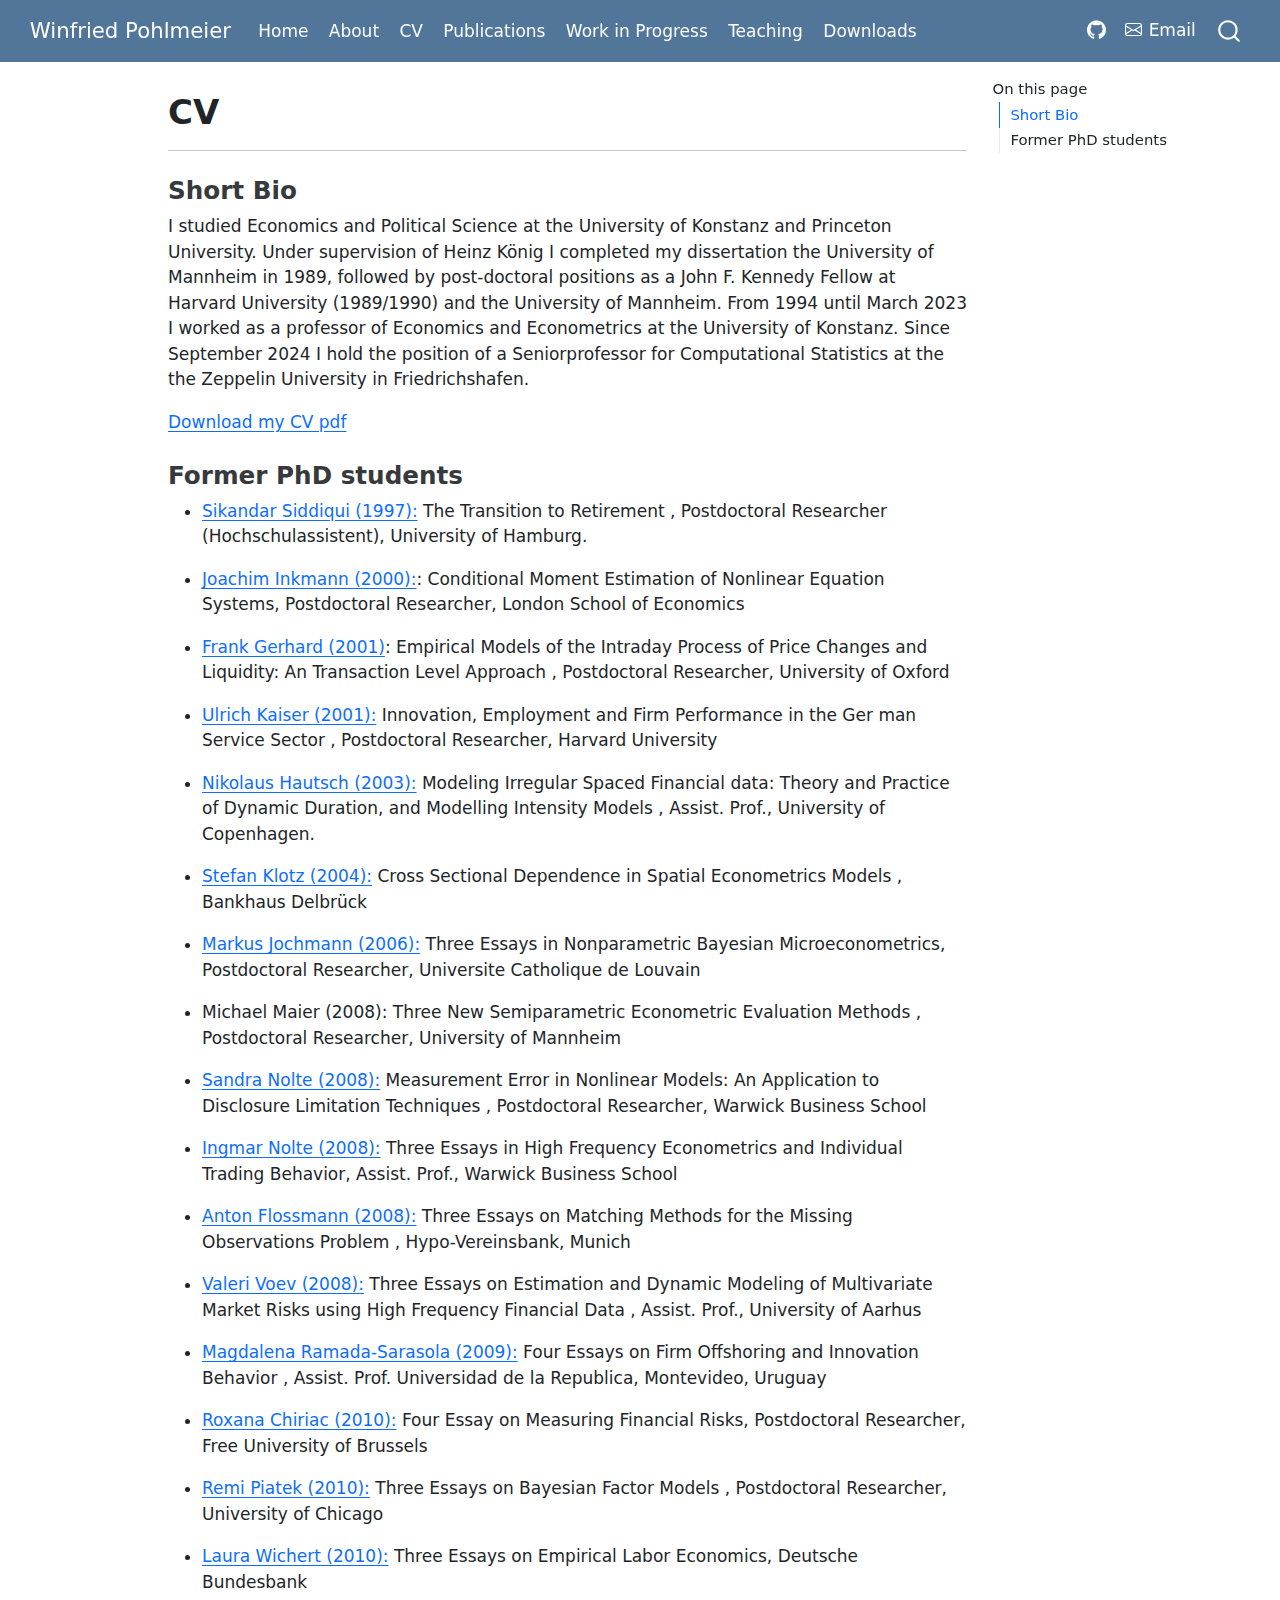
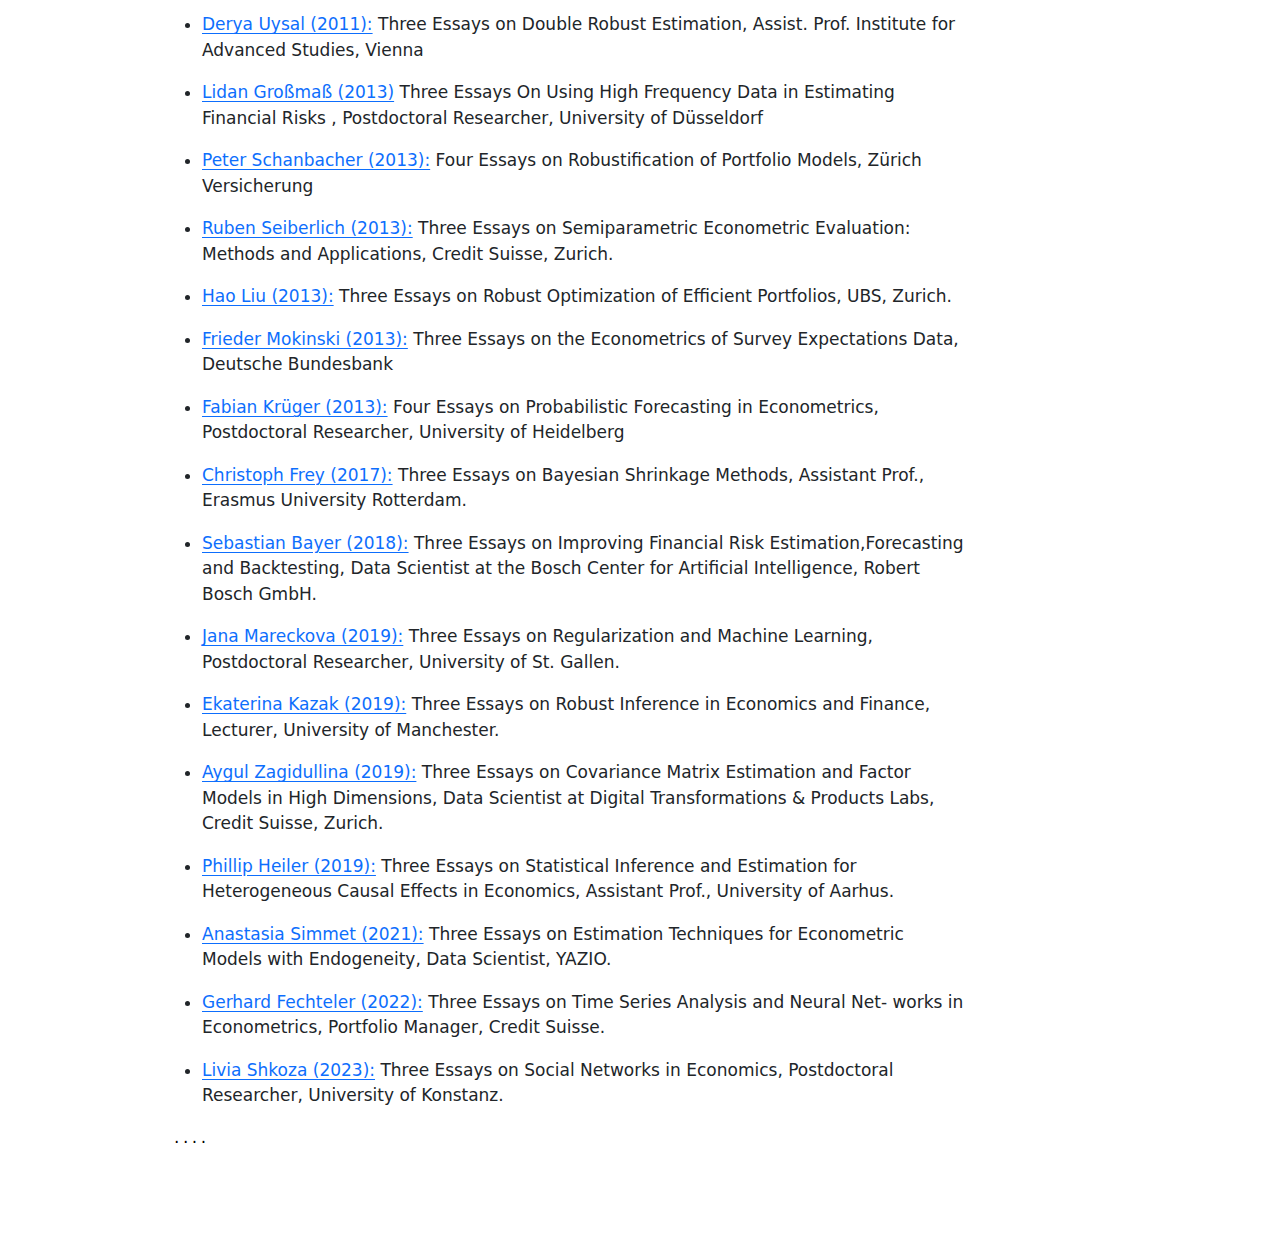
<file: CV.html>
<!DOCTYPE html>
<html xmlns="http://www.w3.org/1999/xhtml" lang="en" xml:lang="en"><head>

<meta charset="utf-8">
<meta name="generator" content="quarto-1.5.57">

<meta name="viewport" content="width=device-width, initial-scale=1.0, user-scalable=yes">


<title>CV – Winfried Pohlmeier</title>
<style>
code{white-space: pre-wrap;}
span.smallcaps{font-variant: small-caps;}
div.columns{display: flex; gap: min(4vw, 1.5em);}
div.column{flex: auto; overflow-x: auto;}
div.hanging-indent{margin-left: 1.5em; text-indent: -1.5em;}
ul.task-list{list-style: none;}
ul.task-list li input[type="checkbox"] {
  width: 0.8em;
  margin: 0 0.8em 0.2em -1em; /* quarto-specific, see https://github.com/quarto-dev/quarto-cli/issues/4556 */ 
  vertical-align: middle;
}
</style>


<script src="site_libs/quarto-nav/quarto-nav.js"></script>
<script src="site_libs/quarto-nav/headroom.min.js"></script>
<script src="site_libs/clipboard/clipboard.min.js"></script>
<script src="site_libs/quarto-search/autocomplete.umd.js"></script>
<script src="site_libs/quarto-search/fuse.min.js"></script>
<script src="site_libs/quarto-search/quarto-search.js"></script>
<meta name="quarto:offset" content="./">
<script src="site_libs/quarto-html/quarto.js"></script>
<script src="site_libs/quarto-html/popper.min.js"></script>
<script src="site_libs/quarto-html/tippy.umd.min.js"></script>
<script src="site_libs/quarto-html/anchor.min.js"></script>
<link href="site_libs/quarto-html/tippy.css" rel="stylesheet">
<link href="site_libs/quarto-html/quarto-syntax-highlighting.css" rel="stylesheet" id="quarto-text-highlighting-styles">
<script src="site_libs/bootstrap/bootstrap.min.js"></script>
<link href="site_libs/bootstrap/bootstrap-icons.css" rel="stylesheet">
<link href="site_libs/bootstrap/bootstrap.min.css" rel="stylesheet" id="quarto-bootstrap" data-mode="light">
<script id="quarto-search-options" type="application/json">{
  "location": "navbar",
  "copy-button": false,
  "collapse-after": 3,
  "panel-placement": "end",
  "type": "overlay",
  "limit": 50,
  "keyboard-shortcut": [
    "f",
    "/",
    "s"
  ],
  "show-item-context": false,
  "language": {
    "search-no-results-text": "No results",
    "search-matching-documents-text": "matching documents",
    "search-copy-link-title": "Copy link to search",
    "search-hide-matches-text": "Hide additional matches",
    "search-more-match-text": "more match in this document",
    "search-more-matches-text": "more matches in this document",
    "search-clear-button-title": "Clear",
    "search-text-placeholder": "",
    "search-detached-cancel-button-title": "Cancel",
    "search-submit-button-title": "Submit",
    "search-label": "Search"
  }
}</script>


<link rel="stylesheet" href="styles.css">
</head>

<body class="nav-fixed">

<div id="quarto-search-results"></div>
  <header id="quarto-header" class="headroom fixed-top">
    <nav class="navbar navbar-expand-lg " data-bs-theme="dark">
      <div class="navbar-container container-fluid">
      <div class="navbar-brand-container mx-auto">
    <a class="navbar-brand" href="./index.html">
    <span class="navbar-title">Winfried Pohlmeier</span>
    </a>
  </div>
            <div id="quarto-search" class="" title="Search"></div>
          <button class="navbar-toggler" type="button" data-bs-toggle="collapse" data-bs-target="#navbarCollapse" aria-controls="navbarCollapse" role="menu" aria-expanded="false" aria-label="Toggle navigation" onclick="if (window.quartoToggleHeadroom) { window.quartoToggleHeadroom(); }">
  <span class="navbar-toggler-icon"></span>
</button>
          <div class="collapse navbar-collapse" id="navbarCollapse">
            <ul class="navbar-nav navbar-nav-scroll me-auto">
  <li class="nav-item">
    <a class="nav-link" href="./index.html"> 
<span class="menu-text">Home</span></a>
  </li>  
  <li class="nav-item">
    <a class="nav-link" href="./about.html"> 
<span class="menu-text">About</span></a>
  </li>  
  <li class="nav-item">
    <a class="nav-link active" href="./CV.html" aria-current="page"> 
<span class="menu-text">CV</span></a>
  </li>  
  <li class="nav-item">
    <a class="nav-link" href="./pubs.html"> 
<span class="menu-text">Publications</span></a>
  </li>  
  <li class="nav-item">
    <a class="nav-link" href="./working_papers.html"> 
<span class="menu-text">Work in Progress</span></a>
  </li>  
  <li class="nav-item">
    <a class="nav-link" href="./teaching.html"> 
<span class="menu-text">Teaching</span></a>
  </li>  
  <li class="nav-item">
    <a class="nav-link" href="./downloads.html"> 
<span class="menu-text">Downloads</span></a>
  </li>  
</ul>
            <ul class="navbar-nav navbar-nav-scroll ms-auto">
  <li class="nav-item compact">
    <a class="nav-link" href="https://github.com/"> <i class="bi bi-github" role="img" aria-label="Quarto GitHub">
</i> 
<span class="menu-text"></span></a>
  </li>  
  <li class="nav-item">
    <a class="nav-link" href="mailto:Winfried.Pohlmeier@uni-konstanz.de"> <i class="bi bi-envelope" role="img">
</i> 
<span class="menu-text">Email</span></a>
  </li>  
</ul>
          </div> <!-- /navcollapse -->
            <div class="quarto-navbar-tools">
</div>
      </div> <!-- /container-fluid -->
    </nav>
</header>
<!-- content -->
<div id="quarto-content" class="quarto-container page-columns page-rows-contents page-layout-article page-navbar">
<!-- sidebar -->
<!-- margin-sidebar -->
    <div id="quarto-margin-sidebar" class="sidebar margin-sidebar">
        <nav id="TOC" role="doc-toc" class="toc-active">
    <h2 id="toc-title">On this page</h2>
   
  <ul>
  <li><a href="#short-bio" id="toc-short-bio" class="nav-link active" data-scroll-target="#short-bio">Short Bio</a></li>
  <li><a href="#former-phd-students" id="toc-former-phd-students" class="nav-link" data-scroll-target="#former-phd-students">Former PhD students</a></li>
  </ul>
</nav>
    </div>
<!-- main -->
<main class="content" id="quarto-document-content">

<header id="title-block-header" class="quarto-title-block default">
<div class="quarto-title">
<h1 class="title">CV</h1>
</div>



<div class="quarto-title-meta">

    
  
    
  </div>
  


</header>


<hr>
<section id="short-bio" class="level3">
<h3 class="anchored" data-anchor-id="short-bio">Short Bio</h3>
<p>I studied Economics and Political Science at the University of Konstanz and Princeton University. Under supervision of Heinz König I completed my dissertation the University of Mannheim in 1989, followed by post-doctoral positions as a John F. Kennedy Fellow at Harvard University (1989/1990) and the University of Mannheim. From 1994 until March 2023 I worked as a professor of Economics and Econometrics at the University of Konstanz. Since September 2024 I hold the position of a Seniorprofessor for Computational Statistics at the the Zeppelin University in Friedrichshafen.</p>
<!--
[Download my CV pdf](https://raw.githubusercontent.com/W-Pohlmeier/WP-Website/main/CV_Pohlmeier_2023_04.pdf)
-->
<p><a href="https://cloud.uni-konstanz.de/index.php/f/169209253">Download my CV pdf</a></p>
</section>
<section id="former-phd-students" class="level3">
<h3 class="anchored" data-anchor-id="former-phd-students">Former PhD students</h3>
<ul>
<li><p><a href="https://www.linkedin.com/in/sikandarsiddiqui/?originalSubdomain=de">Sikandar Siddiqui (1997):</a> The Transition to Retirement , Postdoctoral Researcher (Hochschulassistent), University of Hamburg.</p></li>
<li><p><a href="https://fbe.unimelb.edu.au/our-people/staff/finance/joachim-inkmann">Joachim Inkmann (2000):</a>: Conditional Moment Estimation of Nonlinear Equation Systems, Postdoctoral Researcher, London School of Economics</p></li>
<li><p><a href="https://www.linkedin.com/in/frankgerhard/?originalSubdomain=de">Frank Gerhard (2001)</a>: Empirical Models of the Intraday Process of Price Changes and Liquidity: An Transaction Level Approach , Postdoctoral Researcher, University of Oxford</p></li>
<li><p><a href="https://www.business.uzh.ch/en/research/professorships/entrepreneurship/team/kaiser.html">Ulrich Kaiser (2001):</a> Innovation, Employment and Firm Performance in the Ger man Service Sector , Postdoctoral Researcher, Harvard University</p></li>
<li><p><a href="https://homepage.univie.ac.at/nikolaus.hautsch/">Nikolaus Hautsch (2003):</a> Modeling Irregular Spaced Financial data: Theory and Practice of Dynamic Duration, and Modelling Intensity Models , Assist. Prof., University of Copenhagen.</p></li>
<li><p><a href="https://www.linkedin.com/in/stefanklotzvif/?originalSubdomain=de">Stefan Klotz (2004):</a> Cross Sectional Dependence in Spatial Econometrics Models , Bankhaus Delbrück</p></li>
<li><p><a href="https://www.linkedin.com/in/markus-jochmann-345b49138/?originalSubdomain=de">Markus Jochmann (2006):</a> Three Essays in Nonparametric Bayesian Microeconometrics, Postdoctoral Researcher, Universite Catholique de Louvain</p></li>
<li><p>Michael Maier (2008): Three New Semiparametric Econometric Evaluation Methods , Postdoctoral Researcher, University of Mannheim</p></li>
<li><p><a href="https://www.lancaster.ac.uk/lums/people/sandra-nolte">Sandra Nolte (2008):</a> Measurement Error in Nonlinear Models: An Application to Disclosure Limitation Techniques , Postdoctoral Researcher, Warwick Business School</p></li>
<li><p><a href="https://www.lancaster.ac.uk/lums/people/ingmar-nolte">Ingmar Nolte (2008):</a> Three Essays in High Frequency Econometrics and Individual Trading Behavior, Assist. Prof., Warwick Business School</p></li>
<li><p><a href="https://www.linkedin.com/in/dr-anton-flossmann-77b03593">Anton Flossmann (2008):</a> Three Essays on Matching Methods for the Missing Observations Problem , Hypo-Vereinsbank, Munich</p></li>
<li><p><a href="https://www.linkedin.com/in/valeri-voev-1a698940/?originalSubdomain=dk%3E">Valeri Voev (2008):</a> Three Essays on Estimation and Dynamic Modeling of Multivariate Market Risks using High Frequency Financial Data , Assist. Prof., University of Aarhus</p></li>
<li><p><a href="https://www.linkedin.com/in/magdalena-ramada-sarasola-phd-73560210/?originalSubdomain=es">Magdalena Ramada-Sarasola (2009):</a> Four Essays on Firm Offshoring and Innovation Behavior , Assist. Prof.&nbsp;Universidad de la Republica, Montevideo, Uruguay</p></li>
<li><p><a href="https://www.econometrics.uni-freiburg.de/de/mitarbeitende/roxana-halbleib">Roxana Chiriac (2010):</a> Four Essay on Measuring Financial Risks, Postdoctoral Researcher, Free University of Brussels</p></li>
<li><p><a href="https://www.linkedin.com/in/remi-piatek/?originalSubdomain=dk">Remi Piatek (2010):</a> Three Essays on Bayesian Factor Models , Postdoctoral Researcher, University of Chicago</p></li>
<li><p><a href="https://www.linkedin.com/in/laura-wichert-913345106/?originalSubdomain=de">Laura Wichert (2010):</a> Three Essays on Empirical Labor Economics, Deutsche Bundesbank</p></li>
<li><p><a href="https://www.deryauysal.com/">Derya Uysal (2011):</a> Three Essays on Double Robust Estimation, Assist. Prof.&nbsp;Institute for Advanced Studies, Vienna</p></li>
<li><p><a href="https://www.linkedin.com/in/lidan-grossmass-frm-phd-1845b05?lipi=urn%3Ali%3Apage%3Ad_flagship3_profile_view_base_contact_details%3BvGogCPitS9WJh18HRAep3A%3D%3D">Lidan Großmaß (2013)</a> Three Essays On Using High Frequency Data in Estimating Financial Risks , Postdoctoral Researcher, University of Düsseldorf</p></li>
<li><p><a href="https://www.hs-furtwangen.de/personen/profil/2700-peterschanbacher/">Peter Schanbacher (2013):</a> Four Essays on Robustiﬁcation of Portfolio Models, Zürich Versicherung</p></li>
<li><p><a href="https://www.zhaw.ch/de/ueber-uns/person/seib/">Ruben Seiberlich (2013):</a> Three Essays on Semiparametric Econometric Evaluation: Methods and Applications, Credit Suisse, Zurich.</p></li>
<li><p><a href="https://www.linkedin.com/in/hao-l-357b6664?lipi=urn%3Ali%3Apage%3Ad_flagship3_profile_view_base_contact_details%3Bogsvbdr8RkWXIHyDb1V2VQ%3D%3D">Hao Liu (2013):</a> Three Essays on Robust Optimization of Eﬃcient Portfolios, UBS, Zurich.</p></li>
<li><p><a href="https://www.linkedin.com/in/frieder-mokinski-371103b4?lipi=urn%3Ali%3Apage%3Ad_flagship3_profile_view_base_contact_details%3BKeP4BiBGQCq%2BbUIGId7SfQ%3D%3D">Frieder Mokinski (2013):</a> Three Essays on the Econometrics of Survey Expectations Data, Deutsche Bundesbank</p></li>
<li><p><a href="https://ewifo.stat.kit.edu/21_57.php">Fabian Krüger (2013):</a> Four Essays on Probabilistic Forecasting in Econometrics, Postdoctoral Researcher, University of Heidelberg</p></li>
<li><p><a href="https://www.linkedin.com/in/christoph-frey-b66a164?lipi=urn%3Ali%3Apage%3Ad_flagship3_profile_view_base_contact_details%3Bks5li8ZHQ2itrVtC%2FKvQQw%3D%3D">Christoph Frey (2017):</a> Three Essays on Bayesian Shrinkage Methods, Assistant Prof., Erasmus University Rotterdam.</p></li>
<li><p><a href="https://www.linkedin.com/in/sebastian-bayer?lipi=urn%3Ali%3Apage%3Ad_flagship3_profile_view_base_contact_details%3Bx8W1zgeWQNWVG5EJ6Fscew%3D%3D">Sebastian Bayer (2018):</a> Three Essays on Improving Financial Risk Estimation,Forecasting and Backtesting, Data Scientist at the Bosch Center for Artiﬁcial Intelligence, Robert Bosch GmbH.</p></li>
<li><p><a href="https://sites.google.com/view/janamareckova">Jana Mareckova (2019):</a> Three Essays on Regularization and Machine Learning, Postdoctoral Researcher, University of St.&nbsp;Gallen.</p></li>
<li><p><a href="https://research.manchester.ac.uk/en/persons/ekaterina.kazak">Ekaterina Kazak (2019):</a> Three Essays on Robust Inference in Economics and Finance, Lecturer, University of Manchester.</p></li>
<li><p><a href="https://www.linkedin.com/in/aygul-zagidullina-phd-2307?lipi=urn%3Ali%3Apage%3Ad_flagship3_profile_view_base_contact_details%3B6bmypPjzR3mR%2F%2BwVAz%2FWkQ%3D%3D">Aygul Zagidullina (2019):</a> Three Essays on Covariance Matrix Estimation and Factor Models in High Dimensions, Data Scientist at Digital Transformations &amp; Products Labs, Credit Suisse, Zurich.</p></li>
<li><p><a href="https://www.au.dk/en/show/person/pheiler@econ.au.dk">Phillip Heiler (2019):</a> Three Essays on Statistical Inference and Estimation for Heterogeneous Causal Eﬀects in Economics, Assistant Prof., University of Aarhus.</p></li>
<li><p><a href="https://www.linkedin.com/in/anastasia-simmet-413b1894?lipi=urn%3Ali%3Apage%3Ad_flagship3_profile_view_base_contact_details%3B6G4YoWHxRSuejgQO9UyNxw%3D%3D">Anastasia Simmet (2021):</a> Three Essays on Estimation Techniques for Econometric Models with Endogeneity, Data Scientist, YAZIO.</p></li>
<li><p><a href="https://www.linkedin.com/in/dr-gerhard-fechteler-87293113b?lipi=urn%3Ali%3Apage%3Ad_flagship3_profile_view_base_contact_details%3BKg76uLY7QSC9Y0BZ1Uu78w%3D%3D">Gerhard Fechteler (2022):</a> Three Essays on Time Series Analysis and Neural Net- works in Econometrics, Portfolio Manager, Credit Suisse.</p></li>
<li><p><a href="https://www.linkedin.com/in/livia-shkoza?lipi=urn%3Ali%3Apage%3Ad_flagship3_profile_view_base_contact_details%3BD%2FLVbj3aRO%2BUf%2FHcvaxUtg%3D%3D">Livia Shkoza (2023):</a> Three Essays on Social Networks in Economics, Postdoctoral Researcher, University of Konstanz.</p></li>
</ul>
<pre><code>....</code></pre>


</section>

</main> <!-- /main -->
<script id="quarto-html-after-body" type="application/javascript">
window.document.addEventListener("DOMContentLoaded", function (event) {
  const toggleBodyColorMode = (bsSheetEl) => {
    const mode = bsSheetEl.getAttribute("data-mode");
    const bodyEl = window.document.querySelector("body");
    if (mode === "dark") {
      bodyEl.classList.add("quarto-dark");
      bodyEl.classList.remove("quarto-light");
    } else {
      bodyEl.classList.add("quarto-light");
      bodyEl.classList.remove("quarto-dark");
    }
  }
  const toggleBodyColorPrimary = () => {
    const bsSheetEl = window.document.querySelector("link#quarto-bootstrap");
    if (bsSheetEl) {
      toggleBodyColorMode(bsSheetEl);
    }
  }
  toggleBodyColorPrimary();  
  const icon = "";
  const anchorJS = new window.AnchorJS();
  anchorJS.options = {
    placement: 'right',
    icon: icon
  };
  anchorJS.add('.anchored');
  const isCodeAnnotation = (el) => {
    for (const clz of el.classList) {
      if (clz.startsWith('code-annotation-')) {                     
        return true;
      }
    }
    return false;
  }
  const onCopySuccess = function(e) {
    // button target
    const button = e.trigger;
    // don't keep focus
    button.blur();
    // flash "checked"
    button.classList.add('code-copy-button-checked');
    var currentTitle = button.getAttribute("title");
    button.setAttribute("title", "Copied!");
    let tooltip;
    if (window.bootstrap) {
      button.setAttribute("data-bs-toggle", "tooltip");
      button.setAttribute("data-bs-placement", "left");
      button.setAttribute("data-bs-title", "Copied!");
      tooltip = new bootstrap.Tooltip(button, 
        { trigger: "manual", 
          customClass: "code-copy-button-tooltip",
          offset: [0, -8]});
      tooltip.show();    
    }
    setTimeout(function() {
      if (tooltip) {
        tooltip.hide();
        button.removeAttribute("data-bs-title");
        button.removeAttribute("data-bs-toggle");
        button.removeAttribute("data-bs-placement");
      }
      button.setAttribute("title", currentTitle);
      button.classList.remove('code-copy-button-checked');
    }, 1000);
    // clear code selection
    e.clearSelection();
  }
  const getTextToCopy = function(trigger) {
      const codeEl = trigger.previousElementSibling.cloneNode(true);
      for (const childEl of codeEl.children) {
        if (isCodeAnnotation(childEl)) {
          childEl.remove();
        }
      }
      return codeEl.innerText;
  }
  const clipboard = new window.ClipboardJS('.code-copy-button:not([data-in-quarto-modal])', {
    text: getTextToCopy
  });
  clipboard.on('success', onCopySuccess);
  if (window.document.getElementById('quarto-embedded-source-code-modal')) {
    // For code content inside modals, clipBoardJS needs to be initialized with a container option
    // TODO: Check when it could be a function (https://github.com/zenorocha/clipboard.js/issues/860)
    const clipboardModal = new window.ClipboardJS('.code-copy-button[data-in-quarto-modal]', {
      text: getTextToCopy,
      container: window.document.getElementById('quarto-embedded-source-code-modal')
    });
    clipboardModal.on('success', onCopySuccess);
  }
    var localhostRegex = new RegExp(/^(?:http|https):\/\/localhost\:?[0-9]*\//);
    var mailtoRegex = new RegExp(/^mailto:/);
      var filterRegex = new RegExp("https:\/\/W-Pohlmeier\.github\.io\/WP-Website\/");
    var isInternal = (href) => {
        return filterRegex.test(href) || localhostRegex.test(href) || mailtoRegex.test(href);
    }
    // Inspect non-navigation links and adorn them if external
 	var links = window.document.querySelectorAll('a[href]:not(.nav-link):not(.navbar-brand):not(.toc-action):not(.sidebar-link):not(.sidebar-item-toggle):not(.pagination-link):not(.no-external):not([aria-hidden]):not(.dropdown-item):not(.quarto-navigation-tool):not(.about-link)');
    for (var i=0; i<links.length; i++) {
      const link = links[i];
      if (!isInternal(link.href)) {
        // undo the damage that might have been done by quarto-nav.js in the case of
        // links that we want to consider external
        if (link.dataset.originalHref !== undefined) {
          link.href = link.dataset.originalHref;
        }
      }
    }
  function tippyHover(el, contentFn, onTriggerFn, onUntriggerFn) {
    const config = {
      allowHTML: true,
      maxWidth: 500,
      delay: 100,
      arrow: false,
      appendTo: function(el) {
          return el.parentElement;
      },
      interactive: true,
      interactiveBorder: 10,
      theme: 'quarto',
      placement: 'bottom-start',
    };
    if (contentFn) {
      config.content = contentFn;
    }
    if (onTriggerFn) {
      config.onTrigger = onTriggerFn;
    }
    if (onUntriggerFn) {
      config.onUntrigger = onUntriggerFn;
    }
    window.tippy(el, config); 
  }
  const noterefs = window.document.querySelectorAll('a[role="doc-noteref"]');
  for (var i=0; i<noterefs.length; i++) {
    const ref = noterefs[i];
    tippyHover(ref, function() {
      // use id or data attribute instead here
      let href = ref.getAttribute('data-footnote-href') || ref.getAttribute('href');
      try { href = new URL(href).hash; } catch {}
      const id = href.replace(/^#\/?/, "");
      const note = window.document.getElementById(id);
      if (note) {
        return note.innerHTML;
      } else {
        return "";
      }
    });
  }
  const xrefs = window.document.querySelectorAll('a.quarto-xref');
  const processXRef = (id, note) => {
    // Strip column container classes
    const stripColumnClz = (el) => {
      el.classList.remove("page-full", "page-columns");
      if (el.children) {
        for (const child of el.children) {
          stripColumnClz(child);
        }
      }
    }
    stripColumnClz(note)
    if (id === null || id.startsWith('sec-')) {
      // Special case sections, only their first couple elements
      const container = document.createElement("div");
      if (note.children && note.children.length > 2) {
        container.appendChild(note.children[0].cloneNode(true));
        for (let i = 1; i < note.children.length; i++) {
          const child = note.children[i];
          if (child.tagName === "P" && child.innerText === "") {
            continue;
          } else {
            container.appendChild(child.cloneNode(true));
            break;
          }
        }
        if (window.Quarto?.typesetMath) {
          window.Quarto.typesetMath(container);
        }
        return container.innerHTML
      } else {
        if (window.Quarto?.typesetMath) {
          window.Quarto.typesetMath(note);
        }
        return note.innerHTML;
      }
    } else {
      // Remove any anchor links if they are present
      const anchorLink = note.querySelector('a.anchorjs-link');
      if (anchorLink) {
        anchorLink.remove();
      }
      if (window.Quarto?.typesetMath) {
        window.Quarto.typesetMath(note);
      }
      // TODO in 1.5, we should make sure this works without a callout special case
      if (note.classList.contains("callout")) {
        return note.outerHTML;
      } else {
        return note.innerHTML;
      }
    }
  }
  for (var i=0; i<xrefs.length; i++) {
    const xref = xrefs[i];
    tippyHover(xref, undefined, function(instance) {
      instance.disable();
      let url = xref.getAttribute('href');
      let hash = undefined; 
      if (url.startsWith('#')) {
        hash = url;
      } else {
        try { hash = new URL(url).hash; } catch {}
      }
      if (hash) {
        const id = hash.replace(/^#\/?/, "");
        const note = window.document.getElementById(id);
        if (note !== null) {
          try {
            const html = processXRef(id, note.cloneNode(true));
            instance.setContent(html);
          } finally {
            instance.enable();
            instance.show();
          }
        } else {
          // See if we can fetch this
          fetch(url.split('#')[0])
          .then(res => res.text())
          .then(html => {
            const parser = new DOMParser();
            const htmlDoc = parser.parseFromString(html, "text/html");
            const note = htmlDoc.getElementById(id);
            if (note !== null) {
              const html = processXRef(id, note);
              instance.setContent(html);
            } 
          }).finally(() => {
            instance.enable();
            instance.show();
          });
        }
      } else {
        // See if we can fetch a full url (with no hash to target)
        // This is a special case and we should probably do some content thinning / targeting
        fetch(url)
        .then(res => res.text())
        .then(html => {
          const parser = new DOMParser();
          const htmlDoc = parser.parseFromString(html, "text/html");
          const note = htmlDoc.querySelector('main.content');
          if (note !== null) {
            // This should only happen for chapter cross references
            // (since there is no id in the URL)
            // remove the first header
            if (note.children.length > 0 && note.children[0].tagName === "HEADER") {
              note.children[0].remove();
            }
            const html = processXRef(null, note);
            instance.setContent(html);
          } 
        }).finally(() => {
          instance.enable();
          instance.show();
        });
      }
    }, function(instance) {
    });
  }
      let selectedAnnoteEl;
      const selectorForAnnotation = ( cell, annotation) => {
        let cellAttr = 'data-code-cell="' + cell + '"';
        let lineAttr = 'data-code-annotation="' +  annotation + '"';
        const selector = 'span[' + cellAttr + '][' + lineAttr + ']';
        return selector;
      }
      const selectCodeLines = (annoteEl) => {
        const doc = window.document;
        const targetCell = annoteEl.getAttribute("data-target-cell");
        const targetAnnotation = annoteEl.getAttribute("data-target-annotation");
        const annoteSpan = window.document.querySelector(selectorForAnnotation(targetCell, targetAnnotation));
        const lines = annoteSpan.getAttribute("data-code-lines").split(",");
        const lineIds = lines.map((line) => {
          return targetCell + "-" + line;
        })
        let top = null;
        let height = null;
        let parent = null;
        if (lineIds.length > 0) {
            //compute the position of the single el (top and bottom and make a div)
            const el = window.document.getElementById(lineIds[0]);
            top = el.offsetTop;
            height = el.offsetHeight;
            parent = el.parentElement.parentElement;
          if (lineIds.length > 1) {
            const lastEl = window.document.getElementById(lineIds[lineIds.length - 1]);
            const bottom = lastEl.offsetTop + lastEl.offsetHeight;
            height = bottom - top;
          }
          if (top !== null && height !== null && parent !== null) {
            // cook up a div (if necessary) and position it 
            let div = window.document.getElementById("code-annotation-line-highlight");
            if (div === null) {
              div = window.document.createElement("div");
              div.setAttribute("id", "code-annotation-line-highlight");
              div.style.position = 'absolute';
              parent.appendChild(div);
            }
            div.style.top = top - 2 + "px";
            div.style.height = height + 4 + "px";
            div.style.left = 0;
            let gutterDiv = window.document.getElementById("code-annotation-line-highlight-gutter");
            if (gutterDiv === null) {
              gutterDiv = window.document.createElement("div");
              gutterDiv.setAttribute("id", "code-annotation-line-highlight-gutter");
              gutterDiv.style.position = 'absolute';
              const codeCell = window.document.getElementById(targetCell);
              const gutter = codeCell.querySelector('.code-annotation-gutter');
              gutter.appendChild(gutterDiv);
            }
            gutterDiv.style.top = top - 2 + "px";
            gutterDiv.style.height = height + 4 + "px";
          }
          selectedAnnoteEl = annoteEl;
        }
      };
      const unselectCodeLines = () => {
        const elementsIds = ["code-annotation-line-highlight", "code-annotation-line-highlight-gutter"];
        elementsIds.forEach((elId) => {
          const div = window.document.getElementById(elId);
          if (div) {
            div.remove();
          }
        });
        selectedAnnoteEl = undefined;
      };
        // Handle positioning of the toggle
    window.addEventListener(
      "resize",
      throttle(() => {
        elRect = undefined;
        if (selectedAnnoteEl) {
          selectCodeLines(selectedAnnoteEl);
        }
      }, 10)
    );
    function throttle(fn, ms) {
    let throttle = false;
    let timer;
      return (...args) => {
        if(!throttle) { // first call gets through
            fn.apply(this, args);
            throttle = true;
        } else { // all the others get throttled
            if(timer) clearTimeout(timer); // cancel #2
            timer = setTimeout(() => {
              fn.apply(this, args);
              timer = throttle = false;
            }, ms);
        }
      };
    }
      // Attach click handler to the DT
      const annoteDls = window.document.querySelectorAll('dt[data-target-cell]');
      for (const annoteDlNode of annoteDls) {
        annoteDlNode.addEventListener('click', (event) => {
          const clickedEl = event.target;
          if (clickedEl !== selectedAnnoteEl) {
            unselectCodeLines();
            const activeEl = window.document.querySelector('dt[data-target-cell].code-annotation-active');
            if (activeEl) {
              activeEl.classList.remove('code-annotation-active');
            }
            selectCodeLines(clickedEl);
            clickedEl.classList.add('code-annotation-active');
          } else {
            // Unselect the line
            unselectCodeLines();
            clickedEl.classList.remove('code-annotation-active');
          }
        });
      }
  const findCites = (el) => {
    const parentEl = el.parentElement;
    if (parentEl) {
      const cites = parentEl.dataset.cites;
      if (cites) {
        return {
          el,
          cites: cites.split(' ')
        };
      } else {
        return findCites(el.parentElement)
      }
    } else {
      return undefined;
    }
  };
  var bibliorefs = window.document.querySelectorAll('a[role="doc-biblioref"]');
  for (var i=0; i<bibliorefs.length; i++) {
    const ref = bibliorefs[i];
    const citeInfo = findCites(ref);
    if (citeInfo) {
      tippyHover(citeInfo.el, function() {
        var popup = window.document.createElement('div');
        citeInfo.cites.forEach(function(cite) {
          var citeDiv = window.document.createElement('div');
          citeDiv.classList.add('hanging-indent');
          citeDiv.classList.add('csl-entry');
          var biblioDiv = window.document.getElementById('ref-' + cite);
          if (biblioDiv) {
            citeDiv.innerHTML = biblioDiv.innerHTML;
          }
          popup.appendChild(citeDiv);
        });
        return popup.innerHTML;
      });
    }
  }
});
</script>
</div> <!-- /content -->




</body></html>
</file>
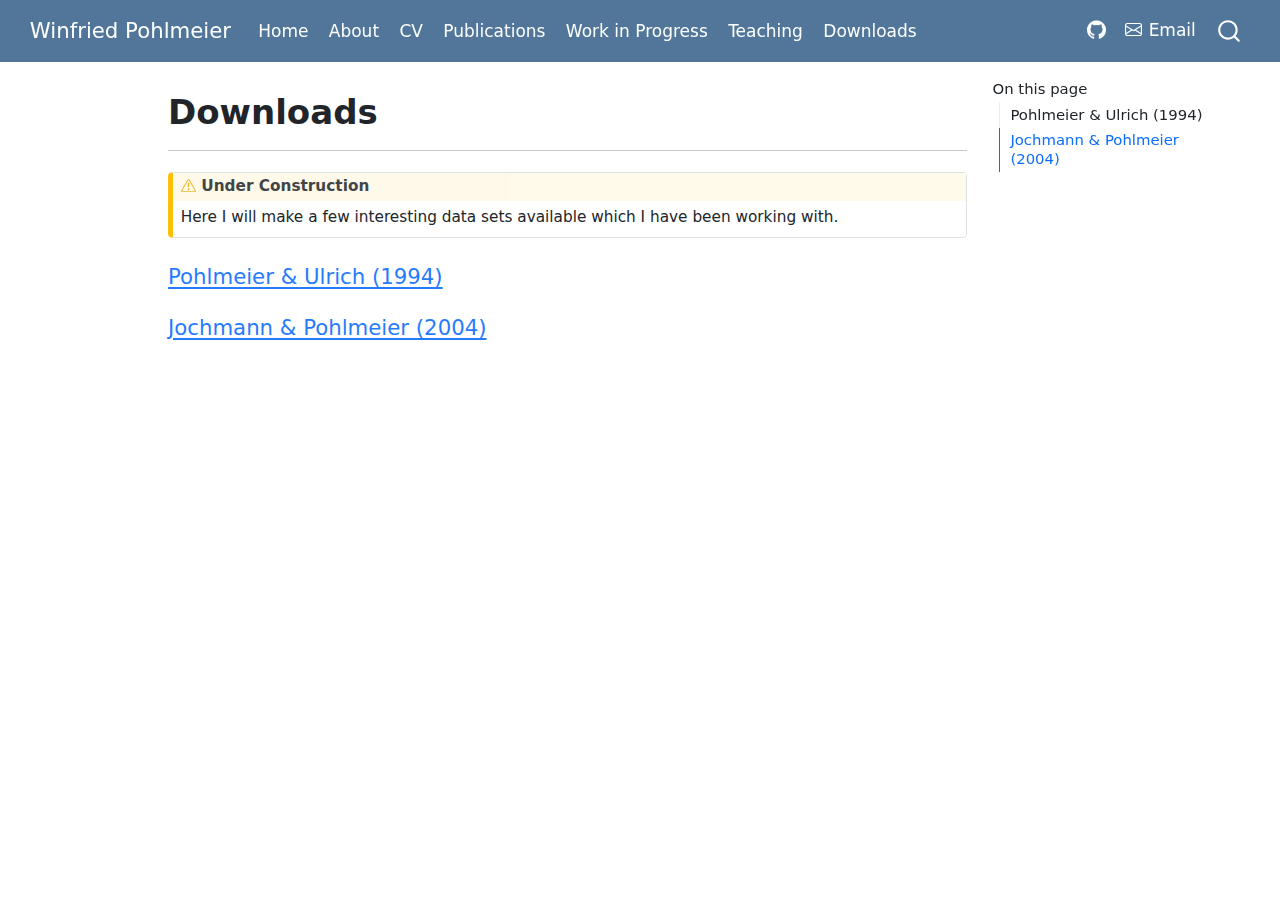
<file: downloads.html>
<!DOCTYPE html>
<html xmlns="http://www.w3.org/1999/xhtml" lang="en" xml:lang="en"><head>

<meta charset="utf-8">
<meta name="generator" content="quarto-1.4.533">

<meta name="viewport" content="width=device-width, initial-scale=1.0, user-scalable=yes">


<title>Winfried Pohlmeier - Downloads</title>
<style>
code{white-space: pre-wrap;}
span.smallcaps{font-variant: small-caps;}
div.columns{display: flex; gap: min(4vw, 1.5em);}
div.column{flex: auto; overflow-x: auto;}
div.hanging-indent{margin-left: 1.5em; text-indent: -1.5em;}
ul.task-list{list-style: none;}
ul.task-list li input[type="checkbox"] {
  width: 0.8em;
  margin: 0 0.8em 0.2em -1em; /* quarto-specific, see https://github.com/quarto-dev/quarto-cli/issues/4556 */ 
  vertical-align: middle;
}
</style>


<script src="site_libs/quarto-nav/quarto-nav.js"></script>
<script src="site_libs/quarto-nav/headroom.min.js"></script>
<script src="site_libs/clipboard/clipboard.min.js"></script>
<script src="site_libs/quarto-search/autocomplete.umd.js"></script>
<script src="site_libs/quarto-search/fuse.min.js"></script>
<script src="site_libs/quarto-search/quarto-search.js"></script>
<meta name="quarto:offset" content="./">
<script src="site_libs/quarto-html/quarto.js"></script>
<script src="site_libs/quarto-html/popper.min.js"></script>
<script src="site_libs/quarto-html/tippy.umd.min.js"></script>
<script src="site_libs/quarto-html/anchor.min.js"></script>
<link href="site_libs/quarto-html/tippy.css" rel="stylesheet">
<link href="site_libs/quarto-html/quarto-syntax-highlighting.css" rel="stylesheet" id="quarto-text-highlighting-styles">
<script src="site_libs/bootstrap/bootstrap.min.js"></script>
<link href="site_libs/bootstrap/bootstrap-icons.css" rel="stylesheet">
<link href="site_libs/bootstrap/bootstrap.min.css" rel="stylesheet" id="quarto-bootstrap" data-mode="light">
<script id="quarto-search-options" type="application/json">{
  "location": "navbar",
  "copy-button": false,
  "collapse-after": 3,
  "panel-placement": "end",
  "type": "overlay",
  "limit": 50,
  "keyboard-shortcut": [
    "f",
    "/",
    "s"
  ],
  "show-item-context": false,
  "language": {
    "search-no-results-text": "No results",
    "search-matching-documents-text": "matching documents",
    "search-copy-link-title": "Copy link to search",
    "search-hide-matches-text": "Hide additional matches",
    "search-more-match-text": "more match in this document",
    "search-more-matches-text": "more matches in this document",
    "search-clear-button-title": "Clear",
    "search-text-placeholder": "",
    "search-detached-cancel-button-title": "Cancel",
    "search-submit-button-title": "Submit",
    "search-label": "Search"
  }
}</script>


<link rel="stylesheet" href="styles.css">
</head>

<body class="nav-fixed">

<div id="quarto-search-results"></div>
  <header id="quarto-header" class="headroom fixed-top">
    <nav class="navbar navbar-expand-lg " data-bs-theme="dark">
      <div class="navbar-container container-fluid">
      <div class="navbar-brand-container mx-auto">
    <a class="navbar-brand" href="./index.html">
    <span class="navbar-title">Winfried Pohlmeier</span>
    </a>
  </div>
            <div id="quarto-search" class="" title="Search"></div>
          <button class="navbar-toggler" type="button" data-bs-toggle="collapse" data-bs-target="#navbarCollapse" aria-controls="navbarCollapse" aria-expanded="false" aria-label="Toggle navigation" onclick="if (window.quartoToggleHeadroom) { window.quartoToggleHeadroom(); }">
  <span class="navbar-toggler-icon"></span>
</button>
          <div class="collapse navbar-collapse" id="navbarCollapse">
            <ul class="navbar-nav navbar-nav-scroll me-auto">
  <li class="nav-item">
    <a class="nav-link" href="./index.html"> 
<span class="menu-text">Home</span></a>
  </li>  
  <li class="nav-item">
    <a class="nav-link" href="./about.html"> 
<span class="menu-text">About</span></a>
  </li>  
  <li class="nav-item">
    <a class="nav-link" href="./CV.html"> 
<span class="menu-text">CV</span></a>
  </li>  
  <li class="nav-item">
    <a class="nav-link" href="./pubs.html"> 
<span class="menu-text">Publications</span></a>
  </li>  
  <li class="nav-item">
    <a class="nav-link" href="./working_papers.html"> 
<span class="menu-text">Work in Progress</span></a>
  </li>  
  <li class="nav-item">
    <a class="nav-link" href="./teaching.html"> 
<span class="menu-text">Teaching</span></a>
  </li>  
  <li class="nav-item">
    <a class="nav-link active" href="./downloads.html" aria-current="page"> 
<span class="menu-text">Downloads</span></a>
  </li>  
</ul>
            <ul class="navbar-nav navbar-nav-scroll ms-auto">
  <li class="nav-item compact">
    <a class="nav-link" href="https://github.com/"> <i class="bi bi-github" role="img" aria-label="GitHub">
</i> 
<span class="menu-text"></span></a>
  </li>  
  <li class="nav-item">
    <a class="nav-link" href="mailto:Winfried.Pohlmeier@uni-konstanz.de"> <i class="bi bi-envelope" role="img">
</i> 
<span class="menu-text">Email</span></a>
  </li>  
</ul>
          </div> <!-- /navcollapse -->
          <div class="quarto-navbar-tools">
</div>
      </div> <!-- /container-fluid -->
    </nav>
</header>
<!-- content -->
<div id="quarto-content" class="quarto-container page-columns page-rows-contents page-layout-article page-navbar">
<!-- sidebar -->
<!-- margin-sidebar -->
    <div id="quarto-margin-sidebar" class="sidebar margin-sidebar">
        <nav id="TOC" role="doc-toc" class="toc-active">
    <h2 id="toc-title">On this page</h2>
   
  <ul>
  <li><a href="#pohlmeier-ulrich-1994" id="toc-pohlmeier-ulrich-1994" class="nav-link active" data-scroll-target="#pohlmeier-ulrich-1994">Pohlmeier &amp; Ulrich (1994)</a></li>
  <li><a href="#jochmann-pohlmeier-2004" id="toc-jochmann-pohlmeier-2004" class="nav-link" data-scroll-target="#jochmann-pohlmeier-2004">Jochmann &amp; Pohlmeier (2004)</a></li>
  </ul>
</nav>
    </div>
<!-- main -->
<main class="content" id="quarto-document-content">

<header id="title-block-header" class="quarto-title-block default">
<div class="quarto-title">
<h1 class="title">Downloads</h1>
</div>



<div class="quarto-title-meta">

    
  
    
  </div>
  


</header>


<hr>
<div class="callout callout-style-default callout-warning callout-titled">
<div class="callout-header d-flex align-content-center">
<div class="callout-icon-container">
<i class="callout-icon"></i>
</div>
<div class="callout-title-container flex-fill">
Under Construction
</div>
</div>
<div class="callout-body-container callout-body">
<p>Here I will make a few interesting data sets available which I have been working with.</p>
</div>
</div>
<section id="pohlmeier-ulrich-1994" class="level4">
<h4 class="anchored" data-anchor-id="pohlmeier-ulrich-1994"><a href="https://cloud.uni-konstanz.de/index.php/s/Yy9gMK8tYCRrCCE">Pohlmeier &amp; Ulrich (1994)</a></h4>
</section>
<section id="jochmann-pohlmeier-2004" class="level4">
<h4 class="anchored" data-anchor-id="jochmann-pohlmeier-2004"><a href="https://cloud.uni-konstanz.de/index.php/s/FjNKM6YQcfAXz4s">Jochmann &amp; Pohlmeier (2004)</a></h4>


</section>

</main> <!-- /main -->
<script id="quarto-html-after-body" type="application/javascript">
window.document.addEventListener("DOMContentLoaded", function (event) {
  const toggleBodyColorMode = (bsSheetEl) => {
    const mode = bsSheetEl.getAttribute("data-mode");
    const bodyEl = window.document.querySelector("body");
    if (mode === "dark") {
      bodyEl.classList.add("quarto-dark");
      bodyEl.classList.remove("quarto-light");
    } else {
      bodyEl.classList.add("quarto-light");
      bodyEl.classList.remove("quarto-dark");
    }
  }
  const toggleBodyColorPrimary = () => {
    const bsSheetEl = window.document.querySelector("link#quarto-bootstrap");
    if (bsSheetEl) {
      toggleBodyColorMode(bsSheetEl);
    }
  }
  toggleBodyColorPrimary();  
  const icon = "";
  const anchorJS = new window.AnchorJS();
  anchorJS.options = {
    placement: 'right',
    icon: icon
  };
  anchorJS.add('.anchored');
  const isCodeAnnotation = (el) => {
    for (const clz of el.classList) {
      if (clz.startsWith('code-annotation-')) {                     
        return true;
      }
    }
    return false;
  }
  const clipboard = new window.ClipboardJS('.code-copy-button', {
    text: function(trigger) {
      const codeEl = trigger.previousElementSibling.cloneNode(true);
      for (const childEl of codeEl.children) {
        if (isCodeAnnotation(childEl)) {
          childEl.remove();
        }
      }
      return codeEl.innerText;
    }
  });
  clipboard.on('success', function(e) {
    // button target
    const button = e.trigger;
    // don't keep focus
    button.blur();
    // flash "checked"
    button.classList.add('code-copy-button-checked');
    var currentTitle = button.getAttribute("title");
    button.setAttribute("title", "Copied!");
    let tooltip;
    if (window.bootstrap) {
      button.setAttribute("data-bs-toggle", "tooltip");
      button.setAttribute("data-bs-placement", "left");
      button.setAttribute("data-bs-title", "Copied!");
      tooltip = new bootstrap.Tooltip(button, 
        { trigger: "manual", 
          customClass: "code-copy-button-tooltip",
          offset: [0, -8]});
      tooltip.show();    
    }
    setTimeout(function() {
      if (tooltip) {
        tooltip.hide();
        button.removeAttribute("data-bs-title");
        button.removeAttribute("data-bs-toggle");
        button.removeAttribute("data-bs-placement");
      }
      button.setAttribute("title", currentTitle);
      button.classList.remove('code-copy-button-checked');
    }, 1000);
    // clear code selection
    e.clearSelection();
  });
  function tippyHover(el, contentFn, onTriggerFn, onUntriggerFn) {
    const config = {
      allowHTML: true,
      maxWidth: 500,
      delay: 100,
      arrow: false,
      appendTo: function(el) {
          return el.parentElement;
      },
      interactive: true,
      interactiveBorder: 10,
      theme: 'quarto',
      placement: 'bottom-start',
    };
    if (contentFn) {
      config.content = contentFn;
    }
    if (onTriggerFn) {
      config.onTrigger = onTriggerFn;
    }
    if (onUntriggerFn) {
      config.onUntrigger = onUntriggerFn;
    }
    window.tippy(el, config); 
  }
  const noterefs = window.document.querySelectorAll('a[role="doc-noteref"]');
  for (var i=0; i<noterefs.length; i++) {
    const ref = noterefs[i];
    tippyHover(ref, function() {
      // use id or data attribute instead here
      let href = ref.getAttribute('data-footnote-href') || ref.getAttribute('href');
      try { href = new URL(href).hash; } catch {}
      const id = href.replace(/^#\/?/, "");
      const note = window.document.getElementById(id);
      return note.innerHTML;
    });
  }
  const xrefs = window.document.querySelectorAll('a.quarto-xref');
  const processXRef = (id, note) => {
    // Strip column container classes
    const stripColumnClz = (el) => {
      el.classList.remove("page-full", "page-columns");
      if (el.children) {
        for (const child of el.children) {
          stripColumnClz(child);
        }
      }
    }
    stripColumnClz(note)
    if (id === null || id.startsWith('sec-')) {
      // Special case sections, only their first couple elements
      const container = document.createElement("div");
      if (note.children && note.children.length > 2) {
        container.appendChild(note.children[0].cloneNode(true));
        for (let i = 1; i < note.children.length; i++) {
          const child = note.children[i];
          if (child.tagName === "P" && child.innerText === "") {
            continue;
          } else {
            container.appendChild(child.cloneNode(true));
            break;
          }
        }
        if (window.Quarto?.typesetMath) {
          window.Quarto.typesetMath(container);
        }
        return container.innerHTML
      } else {
        if (window.Quarto?.typesetMath) {
          window.Quarto.typesetMath(note);
        }
        return note.innerHTML;
      }
    } else {
      // Remove any anchor links if they are present
      const anchorLink = note.querySelector('a.anchorjs-link');
      if (anchorLink) {
        anchorLink.remove();
      }
      if (window.Quarto?.typesetMath) {
        window.Quarto.typesetMath(note);
      }
      return note.innerHTML;
    }
  }
  for (var i=0; i<xrefs.length; i++) {
    const xref = xrefs[i];
    tippyHover(xref, undefined, function(instance) {
      instance.disable();
      let url = xref.getAttribute('href');
      let hash = undefined; 
      if (url.startsWith('#')) {
        hash = url;
      } else {
        try { hash = new URL(url).hash; } catch {}
      }
      if (hash) {
        const id = hash.replace(/^#\/?/, "");
        const note = window.document.getElementById(id);
        if (note !== null) {
          try {
            const html = processXRef(id, note.cloneNode(true));
            instance.setContent(html);
          } finally {
            instance.enable();
            instance.show();
          }
        } else {
          // See if we can fetch this
          fetch(url.split('#')[0])
          .then(res => res.text())
          .then(html => {
            const parser = new DOMParser();
            const htmlDoc = parser.parseFromString(html, "text/html");
            const note = htmlDoc.getElementById(id);
            if (note !== null) {
              const html = processXRef(id, note);
              instance.setContent(html);
            } 
          }).finally(() => {
            instance.enable();
            instance.show();
          });
        }
      } else {
        // See if we can fetch a full url (with no hash to target)
        // This is a special case and we should probably do some content thinning / targeting
        fetch(url)
        .then(res => res.text())
        .then(html => {
          const parser = new DOMParser();
          const htmlDoc = parser.parseFromString(html, "text/html");
          const note = htmlDoc.querySelector('main.content');
          if (note !== null) {
            // This should only happen for chapter cross references
            // (since there is no id in the URL)
            // remove the first header
            if (note.children.length > 0 && note.children[0].tagName === "HEADER") {
              note.children[0].remove();
            }
            const html = processXRef(null, note);
            instance.setContent(html);
          } 
        }).finally(() => {
          instance.enable();
          instance.show();
        });
      }
    }, function(instance) {
    });
  }
      let selectedAnnoteEl;
      const selectorForAnnotation = ( cell, annotation) => {
        let cellAttr = 'data-code-cell="' + cell + '"';
        let lineAttr = 'data-code-annotation="' +  annotation + '"';
        const selector = 'span[' + cellAttr + '][' + lineAttr + ']';
        return selector;
      }
      const selectCodeLines = (annoteEl) => {
        const doc = window.document;
        const targetCell = annoteEl.getAttribute("data-target-cell");
        const targetAnnotation = annoteEl.getAttribute("data-target-annotation");
        const annoteSpan = window.document.querySelector(selectorForAnnotation(targetCell, targetAnnotation));
        const lines = annoteSpan.getAttribute("data-code-lines").split(",");
        const lineIds = lines.map((line) => {
          return targetCell + "-" + line;
        })
        let top = null;
        let height = null;
        let parent = null;
        if (lineIds.length > 0) {
            //compute the position of the single el (top and bottom and make a div)
            const el = window.document.getElementById(lineIds[0]);
            top = el.offsetTop;
            height = el.offsetHeight;
            parent = el.parentElement.parentElement;
          if (lineIds.length > 1) {
            const lastEl = window.document.getElementById(lineIds[lineIds.length - 1]);
            const bottom = lastEl.offsetTop + lastEl.offsetHeight;
            height = bottom - top;
          }
          if (top !== null && height !== null && parent !== null) {
            // cook up a div (if necessary) and position it 
            let div = window.document.getElementById("code-annotation-line-highlight");
            if (div === null) {
              div = window.document.createElement("div");
              div.setAttribute("id", "code-annotation-line-highlight");
              div.style.position = 'absolute';
              parent.appendChild(div);
            }
            div.style.top = top - 2 + "px";
            div.style.height = height + 4 + "px";
            div.style.left = 0;
            let gutterDiv = window.document.getElementById("code-annotation-line-highlight-gutter");
            if (gutterDiv === null) {
              gutterDiv = window.document.createElement("div");
              gutterDiv.setAttribute("id", "code-annotation-line-highlight-gutter");
              gutterDiv.style.position = 'absolute';
              const codeCell = window.document.getElementById(targetCell);
              const gutter = codeCell.querySelector('.code-annotation-gutter');
              gutter.appendChild(gutterDiv);
            }
            gutterDiv.style.top = top - 2 + "px";
            gutterDiv.style.height = height + 4 + "px";
          }
          selectedAnnoteEl = annoteEl;
        }
      };
      const unselectCodeLines = () => {
        const elementsIds = ["code-annotation-line-highlight", "code-annotation-line-highlight-gutter"];
        elementsIds.forEach((elId) => {
          const div = window.document.getElementById(elId);
          if (div) {
            div.remove();
          }
        });
        selectedAnnoteEl = undefined;
      };
        // Handle positioning of the toggle
    window.addEventListener(
      "resize",
      throttle(() => {
        elRect = undefined;
        if (selectedAnnoteEl) {
          selectCodeLines(selectedAnnoteEl);
        }
      }, 10)
    );
    function throttle(fn, ms) {
    let throttle = false;
    let timer;
      return (...args) => {
        if(!throttle) { // first call gets through
            fn.apply(this, args);
            throttle = true;
        } else { // all the others get throttled
            if(timer) clearTimeout(timer); // cancel #2
            timer = setTimeout(() => {
              fn.apply(this, args);
              timer = throttle = false;
            }, ms);
        }
      };
    }
      // Attach click handler to the DT
      const annoteDls = window.document.querySelectorAll('dt[data-target-cell]');
      for (const annoteDlNode of annoteDls) {
        annoteDlNode.addEventListener('click', (event) => {
          const clickedEl = event.target;
          if (clickedEl !== selectedAnnoteEl) {
            unselectCodeLines();
            const activeEl = window.document.querySelector('dt[data-target-cell].code-annotation-active');
            if (activeEl) {
              activeEl.classList.remove('code-annotation-active');
            }
            selectCodeLines(clickedEl);
            clickedEl.classList.add('code-annotation-active');
          } else {
            // Unselect the line
            unselectCodeLines();
            clickedEl.classList.remove('code-annotation-active');
          }
        });
      }
  const findCites = (el) => {
    const parentEl = el.parentElement;
    if (parentEl) {
      const cites = parentEl.dataset.cites;
      if (cites) {
        return {
          el,
          cites: cites.split(' ')
        };
      } else {
        return findCites(el.parentElement)
      }
    } else {
      return undefined;
    }
  };
  var bibliorefs = window.document.querySelectorAll('a[role="doc-biblioref"]');
  for (var i=0; i<bibliorefs.length; i++) {
    const ref = bibliorefs[i];
    const citeInfo = findCites(ref);
    if (citeInfo) {
      tippyHover(citeInfo.el, function() {
        var popup = window.document.createElement('div');
        citeInfo.cites.forEach(function(cite) {
          var citeDiv = window.document.createElement('div');
          citeDiv.classList.add('hanging-indent');
          citeDiv.classList.add('csl-entry');
          var biblioDiv = window.document.getElementById('ref-' + cite);
          if (biblioDiv) {
            citeDiv.innerHTML = biblioDiv.innerHTML;
          }
          popup.appendChild(citeDiv);
        });
        return popup.innerHTML;
      });
    }
  }
});
</script>
</div> <!-- /content -->




</body></html>
</file>
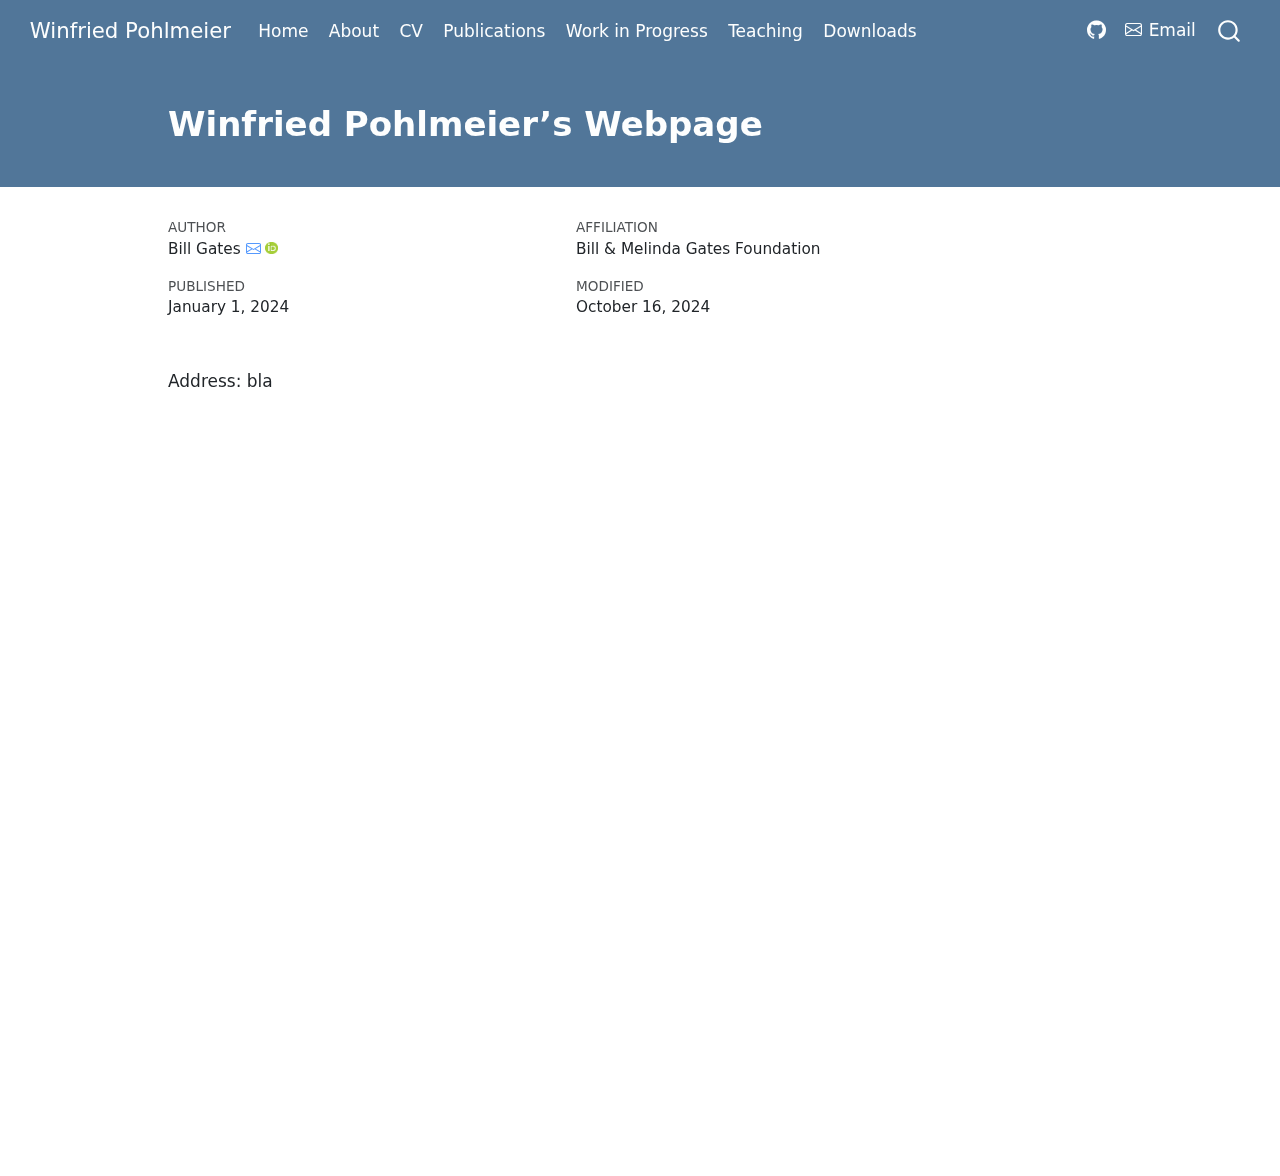
<file: index_gates.html>
<!DOCTYPE html>
<html xmlns="http://www.w3.org/1999/xhtml" lang="en" xml:lang="en"><head>

<meta charset="utf-8">
<meta name="generator" content="quarto-1.5.57">

<meta name="viewport" content="width=device-width, initial-scale=1.0, user-scalable=yes">

<meta name="author" content="Bill Gates">
<meta name="dcterms.date" content="2024-01-01">

<title>Winfried Pohlmeier’s Webpage – Winfried Pohlmeier</title>
<style>
code{white-space: pre-wrap;}
span.smallcaps{font-variant: small-caps;}
div.columns{display: flex; gap: min(4vw, 1.5em);}
div.column{flex: auto; overflow-x: auto;}
div.hanging-indent{margin-left: 1.5em; text-indent: -1.5em;}
ul.task-list{list-style: none;}
ul.task-list li input[type="checkbox"] {
  width: 0.8em;
  margin: 0 0.8em 0.2em -1em; /* quarto-specific, see https://github.com/quarto-dev/quarto-cli/issues/4556 */ 
  vertical-align: middle;
}
</style>


<script src="site_libs/quarto-nav/quarto-nav.js"></script>
<script src="site_libs/quarto-nav/headroom.min.js"></script>
<script src="site_libs/clipboard/clipboard.min.js"></script>
<script src="site_libs/quarto-search/autocomplete.umd.js"></script>
<script src="site_libs/quarto-search/fuse.min.js"></script>
<script src="site_libs/quarto-search/quarto-search.js"></script>
<meta name="quarto:offset" content="./">
<script src="site_libs/quarto-html/quarto.js"></script>
<script src="site_libs/quarto-html/popper.min.js"></script>
<script src="site_libs/quarto-html/tippy.umd.min.js"></script>
<script src="site_libs/quarto-html/anchor.min.js"></script>
<link href="site_libs/quarto-html/tippy.css" rel="stylesheet">
<link href="site_libs/quarto-html/quarto-syntax-highlighting.css" rel="stylesheet" id="quarto-text-highlighting-styles">
<script src="site_libs/bootstrap/bootstrap.min.js"></script>
<link href="site_libs/bootstrap/bootstrap-icons.css" rel="stylesheet">
<link href="site_libs/bootstrap/bootstrap.min.css" rel="stylesheet" id="quarto-bootstrap" data-mode="light">
<script id="quarto-search-options" type="application/json">{
  "location": "navbar",
  "copy-button": false,
  "collapse-after": 3,
  "panel-placement": "end",
  "type": "overlay",
  "limit": 50,
  "keyboard-shortcut": [
    "f",
    "/",
    "s"
  ],
  "show-item-context": false,
  "language": {
    "search-no-results-text": "No results",
    "search-matching-documents-text": "matching documents",
    "search-copy-link-title": "Copy link to search",
    "search-hide-matches-text": "Hide additional matches",
    "search-more-match-text": "more match in this document",
    "search-more-matches-text": "more matches in this document",
    "search-clear-button-title": "Clear",
    "search-text-placeholder": "",
    "search-detached-cancel-button-title": "Cancel",
    "search-submit-button-title": "Submit",
    "search-label": "Search"
  }
}</script>


<link rel="stylesheet" href="styles.css">
</head>

<body class="nav-fixed">

<div id="quarto-search-results"></div>
  <header id="quarto-header" class="headroom fixed-top quarto-banner">
    <nav class="navbar navbar-expand-lg " data-bs-theme="dark">
      <div class="navbar-container container-fluid">
      <div class="navbar-brand-container mx-auto">
    <a class="navbar-brand" href="./index.html">
    <span class="navbar-title">Winfried Pohlmeier</span>
    </a>
  </div>
            <div id="quarto-search" class="" title="Search"></div>
          <button class="navbar-toggler" type="button" data-bs-toggle="collapse" data-bs-target="#navbarCollapse" aria-controls="navbarCollapse" role="menu" aria-expanded="false" aria-label="Toggle navigation" onclick="if (window.quartoToggleHeadroom) { window.quartoToggleHeadroom(); }">
  <span class="navbar-toggler-icon"></span>
</button>
          <div class="collapse navbar-collapse" id="navbarCollapse">
            <ul class="navbar-nav navbar-nav-scroll me-auto">
  <li class="nav-item">
    <a class="nav-link" href="./index.html"> 
<span class="menu-text">Home</span></a>
  </li>  
  <li class="nav-item">
    <a class="nav-link" href="./about.html"> 
<span class="menu-text">About</span></a>
  </li>  
  <li class="nav-item">
    <a class="nav-link" href="./CV.html"> 
<span class="menu-text">CV</span></a>
  </li>  
  <li class="nav-item">
    <a class="nav-link" href="./pubs.html"> 
<span class="menu-text">Publications</span></a>
  </li>  
  <li class="nav-item">
    <a class="nav-link" href="./working_papers.html"> 
<span class="menu-text">Work in Progress</span></a>
  </li>  
  <li class="nav-item">
    <a class="nav-link" href="./teaching.html"> 
<span class="menu-text">Teaching</span></a>
  </li>  
  <li class="nav-item">
    <a class="nav-link" href="./downloads.html"> 
<span class="menu-text">Downloads</span></a>
  </li>  
</ul>
            <ul class="navbar-nav navbar-nav-scroll ms-auto">
  <li class="nav-item compact">
    <a class="nav-link" href="https://github.com/"> <i class="bi bi-github" role="img" aria-label="Quarto GitHub">
</i> 
<span class="menu-text"></span></a>
  </li>  
  <li class="nav-item">
    <a class="nav-link" href="mailto:Winfried.Pohlmeier@uni-konstanz.de"> <i class="bi bi-envelope" role="img">
</i> 
<span class="menu-text">Email</span></a>
  </li>  
</ul>
          </div> <!-- /navcollapse -->
            <div class="quarto-navbar-tools">
</div>
      </div> <!-- /container-fluid -->
    </nav>
</header>
<!-- content -->
<header id="title-block-header" class="quarto-title-block default page-columns page-full">
  <div class="quarto-title-banner page-columns page-full">
    <div class="quarto-title column-body">
      <h1 class="title">Winfried Pohlmeier’s Webpage</h1>
                      </div>
  </div>
    
  <div class="quarto-title-meta-author">
    <div class="quarto-title-meta-heading">Author</div>
    <div class="quarto-title-meta-heading">Affiliation</div>
    
      <div class="quarto-title-meta-contents">
      <p class="author">Bill Gates <a href="mailto:bill@gates.com" class="quarto-title-author-email"><i class="bi bi-envelope"></i></a> <a href="https://orcid.org/0000-0003-0707-7417" class="quarto-title-author-orcid"> <img src="[data-uri]"></a></p>
    </div>
    <div class="quarto-title-meta-contents">
          <p class="affiliation">
              Bill &amp; Melinda Gates Foundation
            </p>
        </div>
    </div>

  <div class="quarto-title-meta">

        
      <div>
      <div class="quarto-title-meta-heading">Published</div>
      <div class="quarto-title-meta-contents">
        <p class="date">January 1, 2024</p>
      </div>
    </div>
    
      <div>
      <div class="quarto-title-meta-heading">Modified</div>
      <div class="quarto-title-meta-contents">
        <p class="date-modified">October 16, 2024</p>
      </div>
    </div>
      
    </div>
    
  
  </header><div id="quarto-content" class="quarto-container page-columns page-rows-contents page-layout-article page-navbar">
<!-- sidebar -->
<!-- margin-sidebar -->
    <div id="quarto-margin-sidebar" class="sidebar margin-sidebar zindex-bottom">
        
    </div>
<!-- main -->
<main class="content quarto-banner-title-block" id="quarto-document-content">





<p>Address: bla</p>
<!--
This is a Quarto website.
To learn more about Quarto websites visit <https://quarto.org/docs/websites>.
-->
<pre><code></code></pre>
<!--
title: "Winfried Pohlmeier's Webpage"
author: 
    - name: "Winfried Pohlmeier"
      url: https://www.wiwi.uni-konstanz.de/pohlmeier//
      affiliation:  "Department of Economics, University of Konstanz"
      affiliation-url: https://www.wiwi.uni-konstanz.de/en/  
      email: "winfried.pohlmeier@uni-konstanz.de"
date: 2024-01-01
date-modified: today
title-block-banner: true





-->
<pre><code></code></pre>



</main> <!-- /main -->
<script id="quarto-html-after-body" type="application/javascript">
window.document.addEventListener("DOMContentLoaded", function (event) {
  const toggleBodyColorMode = (bsSheetEl) => {
    const mode = bsSheetEl.getAttribute("data-mode");
    const bodyEl = window.document.querySelector("body");
    if (mode === "dark") {
      bodyEl.classList.add("quarto-dark");
      bodyEl.classList.remove("quarto-light");
    } else {
      bodyEl.classList.add("quarto-light");
      bodyEl.classList.remove("quarto-dark");
    }
  }
  const toggleBodyColorPrimary = () => {
    const bsSheetEl = window.document.querySelector("link#quarto-bootstrap");
    if (bsSheetEl) {
      toggleBodyColorMode(bsSheetEl);
    }
  }
  toggleBodyColorPrimary();  
  const icon = "";
  const anchorJS = new window.AnchorJS();
  anchorJS.options = {
    placement: 'right',
    icon: icon
  };
  anchorJS.add('.anchored');
  const isCodeAnnotation = (el) => {
    for (const clz of el.classList) {
      if (clz.startsWith('code-annotation-')) {                     
        return true;
      }
    }
    return false;
  }
  const onCopySuccess = function(e) {
    // button target
    const button = e.trigger;
    // don't keep focus
    button.blur();
    // flash "checked"
    button.classList.add('code-copy-button-checked');
    var currentTitle = button.getAttribute("title");
    button.setAttribute("title", "Copied!");
    let tooltip;
    if (window.bootstrap) {
      button.setAttribute("data-bs-toggle", "tooltip");
      button.setAttribute("data-bs-placement", "left");
      button.setAttribute("data-bs-title", "Copied!");
      tooltip = new bootstrap.Tooltip(button, 
        { trigger: "manual", 
          customClass: "code-copy-button-tooltip",
          offset: [0, -8]});
      tooltip.show();    
    }
    setTimeout(function() {
      if (tooltip) {
        tooltip.hide();
        button.removeAttribute("data-bs-title");
        button.removeAttribute("data-bs-toggle");
        button.removeAttribute("data-bs-placement");
      }
      button.setAttribute("title", currentTitle);
      button.classList.remove('code-copy-button-checked');
    }, 1000);
    // clear code selection
    e.clearSelection();
  }
  const getTextToCopy = function(trigger) {
      const codeEl = trigger.previousElementSibling.cloneNode(true);
      for (const childEl of codeEl.children) {
        if (isCodeAnnotation(childEl)) {
          childEl.remove();
        }
      }
      return codeEl.innerText;
  }
  const clipboard = new window.ClipboardJS('.code-copy-button:not([data-in-quarto-modal])', {
    text: getTextToCopy
  });
  clipboard.on('success', onCopySuccess);
  if (window.document.getElementById('quarto-embedded-source-code-modal')) {
    // For code content inside modals, clipBoardJS needs to be initialized with a container option
    // TODO: Check when it could be a function (https://github.com/zenorocha/clipboard.js/issues/860)
    const clipboardModal = new window.ClipboardJS('.code-copy-button[data-in-quarto-modal]', {
      text: getTextToCopy,
      container: window.document.getElementById('quarto-embedded-source-code-modal')
    });
    clipboardModal.on('success', onCopySuccess);
  }
    var localhostRegex = new RegExp(/^(?:http|https):\/\/localhost\:?[0-9]*\//);
    var mailtoRegex = new RegExp(/^mailto:/);
      var filterRegex = new RegExp("https:\/\/W-Pohlmeier\.github\.io\/WP-Website\/");
    var isInternal = (href) => {
        return filterRegex.test(href) || localhostRegex.test(href) || mailtoRegex.test(href);
    }
    // Inspect non-navigation links and adorn them if external
 	var links = window.document.querySelectorAll('a[href]:not(.nav-link):not(.navbar-brand):not(.toc-action):not(.sidebar-link):not(.sidebar-item-toggle):not(.pagination-link):not(.no-external):not([aria-hidden]):not(.dropdown-item):not(.quarto-navigation-tool):not(.about-link)');
    for (var i=0; i<links.length; i++) {
      const link = links[i];
      if (!isInternal(link.href)) {
        // undo the damage that might have been done by quarto-nav.js in the case of
        // links that we want to consider external
        if (link.dataset.originalHref !== undefined) {
          link.href = link.dataset.originalHref;
        }
      }
    }
  function tippyHover(el, contentFn, onTriggerFn, onUntriggerFn) {
    const config = {
      allowHTML: true,
      maxWidth: 500,
      delay: 100,
      arrow: false,
      appendTo: function(el) {
          return el.parentElement;
      },
      interactive: true,
      interactiveBorder: 10,
      theme: 'quarto',
      placement: 'bottom-start',
    };
    if (contentFn) {
      config.content = contentFn;
    }
    if (onTriggerFn) {
      config.onTrigger = onTriggerFn;
    }
    if (onUntriggerFn) {
      config.onUntrigger = onUntriggerFn;
    }
    window.tippy(el, config); 
  }
  const noterefs = window.document.querySelectorAll('a[role="doc-noteref"]');
  for (var i=0; i<noterefs.length; i++) {
    const ref = noterefs[i];
    tippyHover(ref, function() {
      // use id or data attribute instead here
      let href = ref.getAttribute('data-footnote-href') || ref.getAttribute('href');
      try { href = new URL(href).hash; } catch {}
      const id = href.replace(/^#\/?/, "");
      const note = window.document.getElementById(id);
      if (note) {
        return note.innerHTML;
      } else {
        return "";
      }
    });
  }
  const xrefs = window.document.querySelectorAll('a.quarto-xref');
  const processXRef = (id, note) => {
    // Strip column container classes
    const stripColumnClz = (el) => {
      el.classList.remove("page-full", "page-columns");
      if (el.children) {
        for (const child of el.children) {
          stripColumnClz(child);
        }
      }
    }
    stripColumnClz(note)
    if (id === null || id.startsWith('sec-')) {
      // Special case sections, only their first couple elements
      const container = document.createElement("div");
      if (note.children && note.children.length > 2) {
        container.appendChild(note.children[0].cloneNode(true));
        for (let i = 1; i < note.children.length; i++) {
          const child = note.children[i];
          if (child.tagName === "P" && child.innerText === "") {
            continue;
          } else {
            container.appendChild(child.cloneNode(true));
            break;
          }
        }
        if (window.Quarto?.typesetMath) {
          window.Quarto.typesetMath(container);
        }
        return container.innerHTML
      } else {
        if (window.Quarto?.typesetMath) {
          window.Quarto.typesetMath(note);
        }
        return note.innerHTML;
      }
    } else {
      // Remove any anchor links if they are present
      const anchorLink = note.querySelector('a.anchorjs-link');
      if (anchorLink) {
        anchorLink.remove();
      }
      if (window.Quarto?.typesetMath) {
        window.Quarto.typesetMath(note);
      }
      // TODO in 1.5, we should make sure this works without a callout special case
      if (note.classList.contains("callout")) {
        return note.outerHTML;
      } else {
        return note.innerHTML;
      }
    }
  }
  for (var i=0; i<xrefs.length; i++) {
    const xref = xrefs[i];
    tippyHover(xref, undefined, function(instance) {
      instance.disable();
      let url = xref.getAttribute('href');
      let hash = undefined; 
      if (url.startsWith('#')) {
        hash = url;
      } else {
        try { hash = new URL(url).hash; } catch {}
      }
      if (hash) {
        const id = hash.replace(/^#\/?/, "");
        const note = window.document.getElementById(id);
        if (note !== null) {
          try {
            const html = processXRef(id, note.cloneNode(true));
            instance.setContent(html);
          } finally {
            instance.enable();
            instance.show();
          }
        } else {
          // See if we can fetch this
          fetch(url.split('#')[0])
          .then(res => res.text())
          .then(html => {
            const parser = new DOMParser();
            const htmlDoc = parser.parseFromString(html, "text/html");
            const note = htmlDoc.getElementById(id);
            if (note !== null) {
              const html = processXRef(id, note);
              instance.setContent(html);
            } 
          }).finally(() => {
            instance.enable();
            instance.show();
          });
        }
      } else {
        // See if we can fetch a full url (with no hash to target)
        // This is a special case and we should probably do some content thinning / targeting
        fetch(url)
        .then(res => res.text())
        .then(html => {
          const parser = new DOMParser();
          const htmlDoc = parser.parseFromString(html, "text/html");
          const note = htmlDoc.querySelector('main.content');
          if (note !== null) {
            // This should only happen for chapter cross references
            // (since there is no id in the URL)
            // remove the first header
            if (note.children.length > 0 && note.children[0].tagName === "HEADER") {
              note.children[0].remove();
            }
            const html = processXRef(null, note);
            instance.setContent(html);
          } 
        }).finally(() => {
          instance.enable();
          instance.show();
        });
      }
    }, function(instance) {
    });
  }
      let selectedAnnoteEl;
      const selectorForAnnotation = ( cell, annotation) => {
        let cellAttr = 'data-code-cell="' + cell + '"';
        let lineAttr = 'data-code-annotation="' +  annotation + '"';
        const selector = 'span[' + cellAttr + '][' + lineAttr + ']';
        return selector;
      }
      const selectCodeLines = (annoteEl) => {
        const doc = window.document;
        const targetCell = annoteEl.getAttribute("data-target-cell");
        const targetAnnotation = annoteEl.getAttribute("data-target-annotation");
        const annoteSpan = window.document.querySelector(selectorForAnnotation(targetCell, targetAnnotation));
        const lines = annoteSpan.getAttribute("data-code-lines").split(",");
        const lineIds = lines.map((line) => {
          return targetCell + "-" + line;
        })
        let top = null;
        let height = null;
        let parent = null;
        if (lineIds.length > 0) {
            //compute the position of the single el (top and bottom and make a div)
            const el = window.document.getElementById(lineIds[0]);
            top = el.offsetTop;
            height = el.offsetHeight;
            parent = el.parentElement.parentElement;
          if (lineIds.length > 1) {
            const lastEl = window.document.getElementById(lineIds[lineIds.length - 1]);
            const bottom = lastEl.offsetTop + lastEl.offsetHeight;
            height = bottom - top;
          }
          if (top !== null && height !== null && parent !== null) {
            // cook up a div (if necessary) and position it 
            let div = window.document.getElementById("code-annotation-line-highlight");
            if (div === null) {
              div = window.document.createElement("div");
              div.setAttribute("id", "code-annotation-line-highlight");
              div.style.position = 'absolute';
              parent.appendChild(div);
            }
            div.style.top = top - 2 + "px";
            div.style.height = height + 4 + "px";
            div.style.left = 0;
            let gutterDiv = window.document.getElementById("code-annotation-line-highlight-gutter");
            if (gutterDiv === null) {
              gutterDiv = window.document.createElement("div");
              gutterDiv.setAttribute("id", "code-annotation-line-highlight-gutter");
              gutterDiv.style.position = 'absolute';
              const codeCell = window.document.getElementById(targetCell);
              const gutter = codeCell.querySelector('.code-annotation-gutter');
              gutter.appendChild(gutterDiv);
            }
            gutterDiv.style.top = top - 2 + "px";
            gutterDiv.style.height = height + 4 + "px";
          }
          selectedAnnoteEl = annoteEl;
        }
      };
      const unselectCodeLines = () => {
        const elementsIds = ["code-annotation-line-highlight", "code-annotation-line-highlight-gutter"];
        elementsIds.forEach((elId) => {
          const div = window.document.getElementById(elId);
          if (div) {
            div.remove();
          }
        });
        selectedAnnoteEl = undefined;
      };
        // Handle positioning of the toggle
    window.addEventListener(
      "resize",
      throttle(() => {
        elRect = undefined;
        if (selectedAnnoteEl) {
          selectCodeLines(selectedAnnoteEl);
        }
      }, 10)
    );
    function throttle(fn, ms) {
    let throttle = false;
    let timer;
      return (...args) => {
        if(!throttle) { // first call gets through
            fn.apply(this, args);
            throttle = true;
        } else { // all the others get throttled
            if(timer) clearTimeout(timer); // cancel #2
            timer = setTimeout(() => {
              fn.apply(this, args);
              timer = throttle = false;
            }, ms);
        }
      };
    }
      // Attach click handler to the DT
      const annoteDls = window.document.querySelectorAll('dt[data-target-cell]');
      for (const annoteDlNode of annoteDls) {
        annoteDlNode.addEventListener('click', (event) => {
          const clickedEl = event.target;
          if (clickedEl !== selectedAnnoteEl) {
            unselectCodeLines();
            const activeEl = window.document.querySelector('dt[data-target-cell].code-annotation-active');
            if (activeEl) {
              activeEl.classList.remove('code-annotation-active');
            }
            selectCodeLines(clickedEl);
            clickedEl.classList.add('code-annotation-active');
          } else {
            // Unselect the line
            unselectCodeLines();
            clickedEl.classList.remove('code-annotation-active');
          }
        });
      }
  const findCites = (el) => {
    const parentEl = el.parentElement;
    if (parentEl) {
      const cites = parentEl.dataset.cites;
      if (cites) {
        return {
          el,
          cites: cites.split(' ')
        };
      } else {
        return findCites(el.parentElement)
      }
    } else {
      return undefined;
    }
  };
  var bibliorefs = window.document.querySelectorAll('a[role="doc-biblioref"]');
  for (var i=0; i<bibliorefs.length; i++) {
    const ref = bibliorefs[i];
    const citeInfo = findCites(ref);
    if (citeInfo) {
      tippyHover(citeInfo.el, function() {
        var popup = window.document.createElement('div');
        citeInfo.cites.forEach(function(cite) {
          var citeDiv = window.document.createElement('div');
          citeDiv.classList.add('hanging-indent');
          citeDiv.classList.add('csl-entry');
          var biblioDiv = window.document.getElementById('ref-' + cite);
          if (biblioDiv) {
            citeDiv.innerHTML = biblioDiv.innerHTML;
          }
          popup.appendChild(citeDiv);
        });
        return popup.innerHTML;
      });
    }
  }
});
</script>
</div> <!-- /content -->




</body></html>
</file>
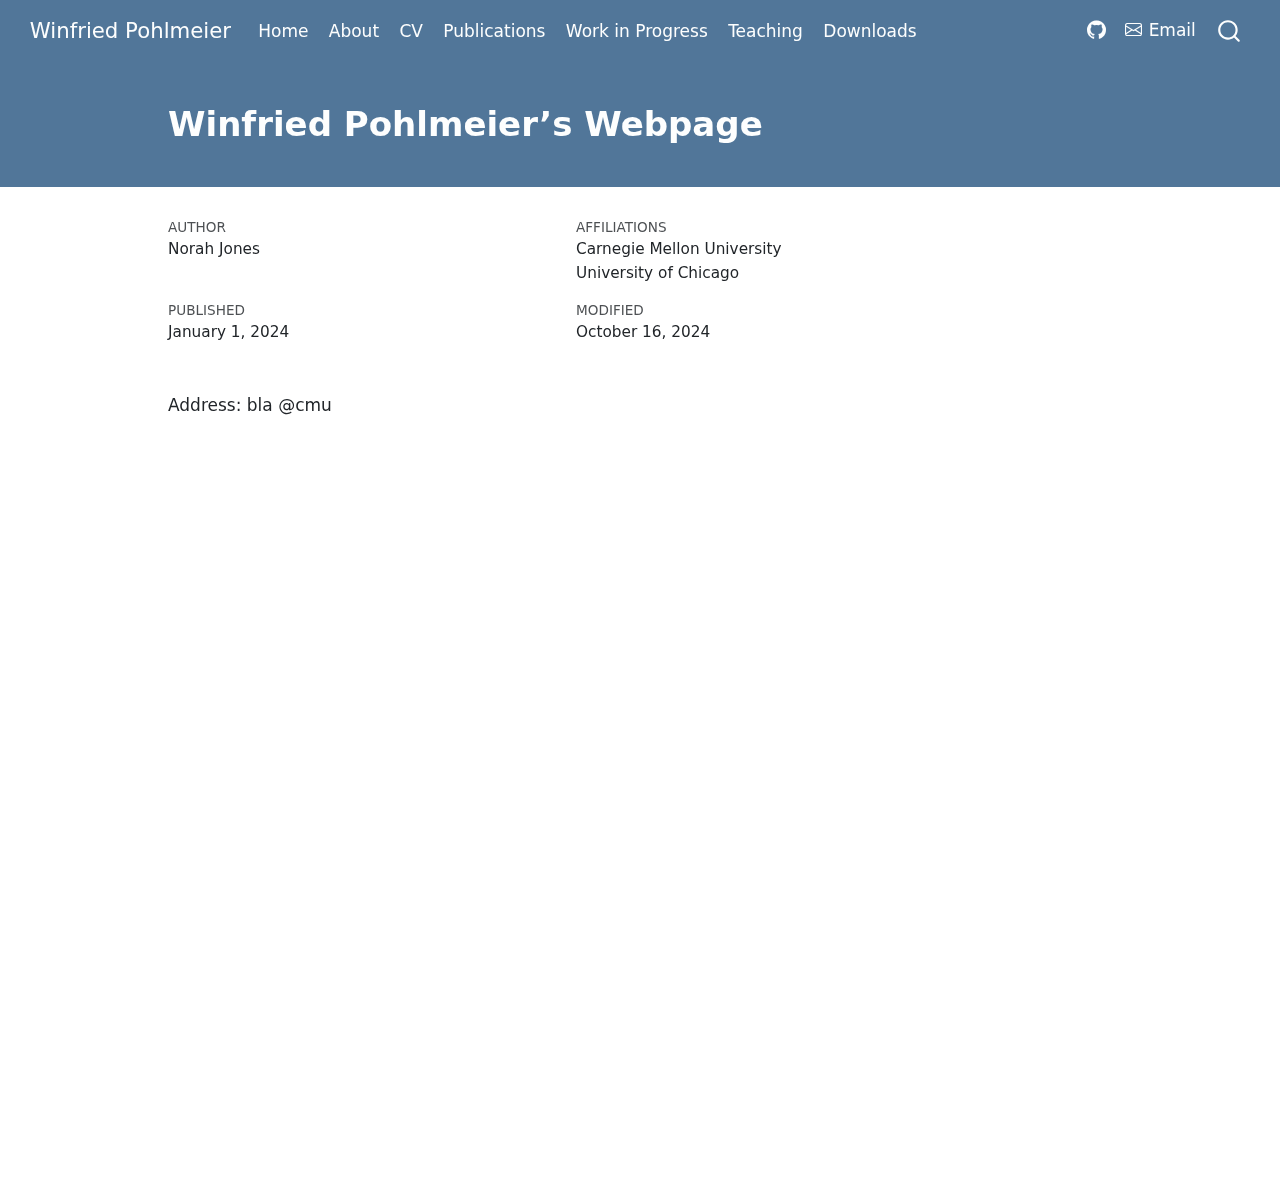
<file: index_jones.html>
<!DOCTYPE html>
<html xmlns="http://www.w3.org/1999/xhtml" lang="en" xml:lang="en"><head>

<meta charset="utf-8">
<meta name="generator" content="quarto-1.5.57">

<meta name="viewport" content="width=device-width, initial-scale=1.0, user-scalable=yes">

<meta name="author" content="Norah Jones">
<meta name="dcterms.date" content="2024-01-01">

<title>Winfried Pohlmeier’s Webpage – Winfried Pohlmeier</title>
<style>
code{white-space: pre-wrap;}
span.smallcaps{font-variant: small-caps;}
div.columns{display: flex; gap: min(4vw, 1.5em);}
div.column{flex: auto; overflow-x: auto;}
div.hanging-indent{margin-left: 1.5em; text-indent: -1.5em;}
ul.task-list{list-style: none;}
ul.task-list li input[type="checkbox"] {
  width: 0.8em;
  margin: 0 0.8em 0.2em -1em; /* quarto-specific, see https://github.com/quarto-dev/quarto-cli/issues/4556 */ 
  vertical-align: middle;
}
</style>


<script src="site_libs/quarto-nav/quarto-nav.js"></script>
<script src="site_libs/quarto-nav/headroom.min.js"></script>
<script src="site_libs/clipboard/clipboard.min.js"></script>
<script src="site_libs/quarto-search/autocomplete.umd.js"></script>
<script src="site_libs/quarto-search/fuse.min.js"></script>
<script src="site_libs/quarto-search/quarto-search.js"></script>
<meta name="quarto:offset" content="./">
<script src="site_libs/quarto-html/quarto.js"></script>
<script src="site_libs/quarto-html/popper.min.js"></script>
<script src="site_libs/quarto-html/tippy.umd.min.js"></script>
<script src="site_libs/quarto-html/anchor.min.js"></script>
<link href="site_libs/quarto-html/tippy.css" rel="stylesheet">
<link href="site_libs/quarto-html/quarto-syntax-highlighting.css" rel="stylesheet" id="quarto-text-highlighting-styles">
<script src="site_libs/bootstrap/bootstrap.min.js"></script>
<link href="site_libs/bootstrap/bootstrap-icons.css" rel="stylesheet">
<link href="site_libs/bootstrap/bootstrap.min.css" rel="stylesheet" id="quarto-bootstrap" data-mode="light">
<script id="quarto-search-options" type="application/json">{
  "location": "navbar",
  "copy-button": false,
  "collapse-after": 3,
  "panel-placement": "end",
  "type": "overlay",
  "limit": 50,
  "keyboard-shortcut": [
    "f",
    "/",
    "s"
  ],
  "show-item-context": false,
  "language": {
    "search-no-results-text": "No results",
    "search-matching-documents-text": "matching documents",
    "search-copy-link-title": "Copy link to search",
    "search-hide-matches-text": "Hide additional matches",
    "search-more-match-text": "more match in this document",
    "search-more-matches-text": "more matches in this document",
    "search-clear-button-title": "Clear",
    "search-text-placeholder": "",
    "search-detached-cancel-button-title": "Cancel",
    "search-submit-button-title": "Submit",
    "search-label": "Search"
  }
}</script>


<link rel="stylesheet" href="styles.css">
</head>

<body class="nav-fixed">

<div id="quarto-search-results"></div>
  <header id="quarto-header" class="headroom fixed-top quarto-banner">
    <nav class="navbar navbar-expand-lg " data-bs-theme="dark">
      <div class="navbar-container container-fluid">
      <div class="navbar-brand-container mx-auto">
    <a class="navbar-brand" href="./index.html">
    <span class="navbar-title">Winfried Pohlmeier</span>
    </a>
  </div>
            <div id="quarto-search" class="" title="Search"></div>
          <button class="navbar-toggler" type="button" data-bs-toggle="collapse" data-bs-target="#navbarCollapse" aria-controls="navbarCollapse" role="menu" aria-expanded="false" aria-label="Toggle navigation" onclick="if (window.quartoToggleHeadroom) { window.quartoToggleHeadroom(); }">
  <span class="navbar-toggler-icon"></span>
</button>
          <div class="collapse navbar-collapse" id="navbarCollapse">
            <ul class="navbar-nav navbar-nav-scroll me-auto">
  <li class="nav-item">
    <a class="nav-link" href="./index.html"> 
<span class="menu-text">Home</span></a>
  </li>  
  <li class="nav-item">
    <a class="nav-link" href="./about.html"> 
<span class="menu-text">About</span></a>
  </li>  
  <li class="nav-item">
    <a class="nav-link" href="./CV.html"> 
<span class="menu-text">CV</span></a>
  </li>  
  <li class="nav-item">
    <a class="nav-link" href="./pubs.html"> 
<span class="menu-text">Publications</span></a>
  </li>  
  <li class="nav-item">
    <a class="nav-link" href="./working_papers.html"> 
<span class="menu-text">Work in Progress</span></a>
  </li>  
  <li class="nav-item">
    <a class="nav-link" href="./teaching.html"> 
<span class="menu-text">Teaching</span></a>
  </li>  
  <li class="nav-item">
    <a class="nav-link" href="./downloads.html"> 
<span class="menu-text">Downloads</span></a>
  </li>  
</ul>
            <ul class="navbar-nav navbar-nav-scroll ms-auto">
  <li class="nav-item compact">
    <a class="nav-link" href="https://github.com/"> <i class="bi bi-github" role="img" aria-label="Quarto GitHub">
</i> 
<span class="menu-text"></span></a>
  </li>  
  <li class="nav-item">
    <a class="nav-link" href="mailto:Winfried.Pohlmeier@uni-konstanz.de"> <i class="bi bi-envelope" role="img">
</i> 
<span class="menu-text">Email</span></a>
  </li>  
</ul>
          </div> <!-- /navcollapse -->
            <div class="quarto-navbar-tools">
</div>
      </div> <!-- /container-fluid -->
    </nav>
</header>
<!-- content -->
<header id="title-block-header" class="quarto-title-block default page-columns page-full">
  <div class="quarto-title-banner page-columns page-full">
    <div class="quarto-title column-body">
      <h1 class="title">Winfried Pohlmeier’s Webpage</h1>
                      </div>
  </div>
    
  <div class="quarto-title-meta-author">
    <div class="quarto-title-meta-heading">Author</div>
    <div class="quarto-title-meta-heading">Affiliations</div>
    
      <div class="quarto-title-meta-contents">
      <p class="author">Norah Jones </p>
    </div>
    <div class="quarto-title-meta-contents">
          <p class="affiliation">
              Carnegie Mellon University
            </p>
          <p class="affiliation">
              University of Chicago
            </p>
        </div>
    </div>

  <div class="quarto-title-meta">

        
      <div>
      <div class="quarto-title-meta-heading">Published</div>
      <div class="quarto-title-meta-contents">
        <p class="date">January 1, 2024</p>
      </div>
    </div>
    
      <div>
      <div class="quarto-title-meta-heading">Modified</div>
      <div class="quarto-title-meta-contents">
        <p class="date-modified">October 16, 2024</p>
      </div>
    </div>
      
    </div>
    
  
  </header><div id="quarto-content" class="quarto-container page-columns page-rows-contents page-layout-article page-navbar">
<!-- sidebar -->
<!-- margin-sidebar -->
    <div id="quarto-margin-sidebar" class="sidebar margin-sidebar zindex-bottom">
        
    </div>
<!-- main -->
<main class="content quarto-banner-title-block" id="quarto-document-content">





<p>Address: bla <span class="citation" data-cites="cmu">@cmu</span></p>
<!--
This is a Quarto website.
To learn more about Quarto websites visit <https://quarto.org/docs/websites>.
-->
<pre><code></code></pre>
<!--
title: "Winfried Pohlmeier's Webpage"
author: 
    - name: "Winfried Pohlmeier"
      url: https://www.wiwi.uni-konstanz.de/pohlmeier//
      affiliation:  "Department of Economics, University of Konstanz"
      affiliation-url: https://www.wiwi.uni-konstanz.de/en/  
      email: "winfried.pohlmeier@uni-konstanz.de"
date: 2024-01-01
date-modified: today
title-block-banner: true





-->
<pre><code></code></pre>



</main> <!-- /main -->
<script id="quarto-html-after-body" type="application/javascript">
window.document.addEventListener("DOMContentLoaded", function (event) {
  const toggleBodyColorMode = (bsSheetEl) => {
    const mode = bsSheetEl.getAttribute("data-mode");
    const bodyEl = window.document.querySelector("body");
    if (mode === "dark") {
      bodyEl.classList.add("quarto-dark");
      bodyEl.classList.remove("quarto-light");
    } else {
      bodyEl.classList.add("quarto-light");
      bodyEl.classList.remove("quarto-dark");
    }
  }
  const toggleBodyColorPrimary = () => {
    const bsSheetEl = window.document.querySelector("link#quarto-bootstrap");
    if (bsSheetEl) {
      toggleBodyColorMode(bsSheetEl);
    }
  }
  toggleBodyColorPrimary();  
  const icon = "";
  const anchorJS = new window.AnchorJS();
  anchorJS.options = {
    placement: 'right',
    icon: icon
  };
  anchorJS.add('.anchored');
  const isCodeAnnotation = (el) => {
    for (const clz of el.classList) {
      if (clz.startsWith('code-annotation-')) {                     
        return true;
      }
    }
    return false;
  }
  const onCopySuccess = function(e) {
    // button target
    const button = e.trigger;
    // don't keep focus
    button.blur();
    // flash "checked"
    button.classList.add('code-copy-button-checked');
    var currentTitle = button.getAttribute("title");
    button.setAttribute("title", "Copied!");
    let tooltip;
    if (window.bootstrap) {
      button.setAttribute("data-bs-toggle", "tooltip");
      button.setAttribute("data-bs-placement", "left");
      button.setAttribute("data-bs-title", "Copied!");
      tooltip = new bootstrap.Tooltip(button, 
        { trigger: "manual", 
          customClass: "code-copy-button-tooltip",
          offset: [0, -8]});
      tooltip.show();    
    }
    setTimeout(function() {
      if (tooltip) {
        tooltip.hide();
        button.removeAttribute("data-bs-title");
        button.removeAttribute("data-bs-toggle");
        button.removeAttribute("data-bs-placement");
      }
      button.setAttribute("title", currentTitle);
      button.classList.remove('code-copy-button-checked');
    }, 1000);
    // clear code selection
    e.clearSelection();
  }
  const getTextToCopy = function(trigger) {
      const codeEl = trigger.previousElementSibling.cloneNode(true);
      for (const childEl of codeEl.children) {
        if (isCodeAnnotation(childEl)) {
          childEl.remove();
        }
      }
      return codeEl.innerText;
  }
  const clipboard = new window.ClipboardJS('.code-copy-button:not([data-in-quarto-modal])', {
    text: getTextToCopy
  });
  clipboard.on('success', onCopySuccess);
  if (window.document.getElementById('quarto-embedded-source-code-modal')) {
    // For code content inside modals, clipBoardJS needs to be initialized with a container option
    // TODO: Check when it could be a function (https://github.com/zenorocha/clipboard.js/issues/860)
    const clipboardModal = new window.ClipboardJS('.code-copy-button[data-in-quarto-modal]', {
      text: getTextToCopy,
      container: window.document.getElementById('quarto-embedded-source-code-modal')
    });
    clipboardModal.on('success', onCopySuccess);
  }
    var localhostRegex = new RegExp(/^(?:http|https):\/\/localhost\:?[0-9]*\//);
    var mailtoRegex = new RegExp(/^mailto:/);
      var filterRegex = new RegExp("https:\/\/W-Pohlmeier\.github\.io\/WP-Website\/");
    var isInternal = (href) => {
        return filterRegex.test(href) || localhostRegex.test(href) || mailtoRegex.test(href);
    }
    // Inspect non-navigation links and adorn them if external
 	var links = window.document.querySelectorAll('a[href]:not(.nav-link):not(.navbar-brand):not(.toc-action):not(.sidebar-link):not(.sidebar-item-toggle):not(.pagination-link):not(.no-external):not([aria-hidden]):not(.dropdown-item):not(.quarto-navigation-tool):not(.about-link)');
    for (var i=0; i<links.length; i++) {
      const link = links[i];
      if (!isInternal(link.href)) {
        // undo the damage that might have been done by quarto-nav.js in the case of
        // links that we want to consider external
        if (link.dataset.originalHref !== undefined) {
          link.href = link.dataset.originalHref;
        }
      }
    }
  function tippyHover(el, contentFn, onTriggerFn, onUntriggerFn) {
    const config = {
      allowHTML: true,
      maxWidth: 500,
      delay: 100,
      arrow: false,
      appendTo: function(el) {
          return el.parentElement;
      },
      interactive: true,
      interactiveBorder: 10,
      theme: 'quarto',
      placement: 'bottom-start',
    };
    if (contentFn) {
      config.content = contentFn;
    }
    if (onTriggerFn) {
      config.onTrigger = onTriggerFn;
    }
    if (onUntriggerFn) {
      config.onUntrigger = onUntriggerFn;
    }
    window.tippy(el, config); 
  }
  const noterefs = window.document.querySelectorAll('a[role="doc-noteref"]');
  for (var i=0; i<noterefs.length; i++) {
    const ref = noterefs[i];
    tippyHover(ref, function() {
      // use id or data attribute instead here
      let href = ref.getAttribute('data-footnote-href') || ref.getAttribute('href');
      try { href = new URL(href).hash; } catch {}
      const id = href.replace(/^#\/?/, "");
      const note = window.document.getElementById(id);
      if (note) {
        return note.innerHTML;
      } else {
        return "";
      }
    });
  }
  const xrefs = window.document.querySelectorAll('a.quarto-xref');
  const processXRef = (id, note) => {
    // Strip column container classes
    const stripColumnClz = (el) => {
      el.classList.remove("page-full", "page-columns");
      if (el.children) {
        for (const child of el.children) {
          stripColumnClz(child);
        }
      }
    }
    stripColumnClz(note)
    if (id === null || id.startsWith('sec-')) {
      // Special case sections, only their first couple elements
      const container = document.createElement("div");
      if (note.children && note.children.length > 2) {
        container.appendChild(note.children[0].cloneNode(true));
        for (let i = 1; i < note.children.length; i++) {
          const child = note.children[i];
          if (child.tagName === "P" && child.innerText === "") {
            continue;
          } else {
            container.appendChild(child.cloneNode(true));
            break;
          }
        }
        if (window.Quarto?.typesetMath) {
          window.Quarto.typesetMath(container);
        }
        return container.innerHTML
      } else {
        if (window.Quarto?.typesetMath) {
          window.Quarto.typesetMath(note);
        }
        return note.innerHTML;
      }
    } else {
      // Remove any anchor links if they are present
      const anchorLink = note.querySelector('a.anchorjs-link');
      if (anchorLink) {
        anchorLink.remove();
      }
      if (window.Quarto?.typesetMath) {
        window.Quarto.typesetMath(note);
      }
      // TODO in 1.5, we should make sure this works without a callout special case
      if (note.classList.contains("callout")) {
        return note.outerHTML;
      } else {
        return note.innerHTML;
      }
    }
  }
  for (var i=0; i<xrefs.length; i++) {
    const xref = xrefs[i];
    tippyHover(xref, undefined, function(instance) {
      instance.disable();
      let url = xref.getAttribute('href');
      let hash = undefined; 
      if (url.startsWith('#')) {
        hash = url;
      } else {
        try { hash = new URL(url).hash; } catch {}
      }
      if (hash) {
        const id = hash.replace(/^#\/?/, "");
        const note = window.document.getElementById(id);
        if (note !== null) {
          try {
            const html = processXRef(id, note.cloneNode(true));
            instance.setContent(html);
          } finally {
            instance.enable();
            instance.show();
          }
        } else {
          // See if we can fetch this
          fetch(url.split('#')[0])
          .then(res => res.text())
          .then(html => {
            const parser = new DOMParser();
            const htmlDoc = parser.parseFromString(html, "text/html");
            const note = htmlDoc.getElementById(id);
            if (note !== null) {
              const html = processXRef(id, note);
              instance.setContent(html);
            } 
          }).finally(() => {
            instance.enable();
            instance.show();
          });
        }
      } else {
        // See if we can fetch a full url (with no hash to target)
        // This is a special case and we should probably do some content thinning / targeting
        fetch(url)
        .then(res => res.text())
        .then(html => {
          const parser = new DOMParser();
          const htmlDoc = parser.parseFromString(html, "text/html");
          const note = htmlDoc.querySelector('main.content');
          if (note !== null) {
            // This should only happen for chapter cross references
            // (since there is no id in the URL)
            // remove the first header
            if (note.children.length > 0 && note.children[0].tagName === "HEADER") {
              note.children[0].remove();
            }
            const html = processXRef(null, note);
            instance.setContent(html);
          } 
        }).finally(() => {
          instance.enable();
          instance.show();
        });
      }
    }, function(instance) {
    });
  }
      let selectedAnnoteEl;
      const selectorForAnnotation = ( cell, annotation) => {
        let cellAttr = 'data-code-cell="' + cell + '"';
        let lineAttr = 'data-code-annotation="' +  annotation + '"';
        const selector = 'span[' + cellAttr + '][' + lineAttr + ']';
        return selector;
      }
      const selectCodeLines = (annoteEl) => {
        const doc = window.document;
        const targetCell = annoteEl.getAttribute("data-target-cell");
        const targetAnnotation = annoteEl.getAttribute("data-target-annotation");
        const annoteSpan = window.document.querySelector(selectorForAnnotation(targetCell, targetAnnotation));
        const lines = annoteSpan.getAttribute("data-code-lines").split(",");
        const lineIds = lines.map((line) => {
          return targetCell + "-" + line;
        })
        let top = null;
        let height = null;
        let parent = null;
        if (lineIds.length > 0) {
            //compute the position of the single el (top and bottom and make a div)
            const el = window.document.getElementById(lineIds[0]);
            top = el.offsetTop;
            height = el.offsetHeight;
            parent = el.parentElement.parentElement;
          if (lineIds.length > 1) {
            const lastEl = window.document.getElementById(lineIds[lineIds.length - 1]);
            const bottom = lastEl.offsetTop + lastEl.offsetHeight;
            height = bottom - top;
          }
          if (top !== null && height !== null && parent !== null) {
            // cook up a div (if necessary) and position it 
            let div = window.document.getElementById("code-annotation-line-highlight");
            if (div === null) {
              div = window.document.createElement("div");
              div.setAttribute("id", "code-annotation-line-highlight");
              div.style.position = 'absolute';
              parent.appendChild(div);
            }
            div.style.top = top - 2 + "px";
            div.style.height = height + 4 + "px";
            div.style.left = 0;
            let gutterDiv = window.document.getElementById("code-annotation-line-highlight-gutter");
            if (gutterDiv === null) {
              gutterDiv = window.document.createElement("div");
              gutterDiv.setAttribute("id", "code-annotation-line-highlight-gutter");
              gutterDiv.style.position = 'absolute';
              const codeCell = window.document.getElementById(targetCell);
              const gutter = codeCell.querySelector('.code-annotation-gutter');
              gutter.appendChild(gutterDiv);
            }
            gutterDiv.style.top = top - 2 + "px";
            gutterDiv.style.height = height + 4 + "px";
          }
          selectedAnnoteEl = annoteEl;
        }
      };
      const unselectCodeLines = () => {
        const elementsIds = ["code-annotation-line-highlight", "code-annotation-line-highlight-gutter"];
        elementsIds.forEach((elId) => {
          const div = window.document.getElementById(elId);
          if (div) {
            div.remove();
          }
        });
        selectedAnnoteEl = undefined;
      };
        // Handle positioning of the toggle
    window.addEventListener(
      "resize",
      throttle(() => {
        elRect = undefined;
        if (selectedAnnoteEl) {
          selectCodeLines(selectedAnnoteEl);
        }
      }, 10)
    );
    function throttle(fn, ms) {
    let throttle = false;
    let timer;
      return (...args) => {
        if(!throttle) { // first call gets through
            fn.apply(this, args);
            throttle = true;
        } else { // all the others get throttled
            if(timer) clearTimeout(timer); // cancel #2
            timer = setTimeout(() => {
              fn.apply(this, args);
              timer = throttle = false;
            }, ms);
        }
      };
    }
      // Attach click handler to the DT
      const annoteDls = window.document.querySelectorAll('dt[data-target-cell]');
      for (const annoteDlNode of annoteDls) {
        annoteDlNode.addEventListener('click', (event) => {
          const clickedEl = event.target;
          if (clickedEl !== selectedAnnoteEl) {
            unselectCodeLines();
            const activeEl = window.document.querySelector('dt[data-target-cell].code-annotation-active');
            if (activeEl) {
              activeEl.classList.remove('code-annotation-active');
            }
            selectCodeLines(clickedEl);
            clickedEl.classList.add('code-annotation-active');
          } else {
            // Unselect the line
            unselectCodeLines();
            clickedEl.classList.remove('code-annotation-active');
          }
        });
      }
  const findCites = (el) => {
    const parentEl = el.parentElement;
    if (parentEl) {
      const cites = parentEl.dataset.cites;
      if (cites) {
        return {
          el,
          cites: cites.split(' ')
        };
      } else {
        return findCites(el.parentElement)
      }
    } else {
      return undefined;
    }
  };
  var bibliorefs = window.document.querySelectorAll('a[role="doc-biblioref"]');
  for (var i=0; i<bibliorefs.length; i++) {
    const ref = bibliorefs[i];
    const citeInfo = findCites(ref);
    if (citeInfo) {
      tippyHover(citeInfo.el, function() {
        var popup = window.document.createElement('div');
        citeInfo.cites.forEach(function(cite) {
          var citeDiv = window.document.createElement('div');
          citeDiv.classList.add('hanging-indent');
          citeDiv.classList.add('csl-entry');
          var biblioDiv = window.document.getElementById('ref-' + cite);
          if (biblioDiv) {
            citeDiv.innerHTML = biblioDiv.innerHTML;
          }
          popup.appendChild(citeDiv);
        });
        return popup.innerHTML;
      });
    }
  }
});
</script>
</div> <!-- /content -->




</body></html>
</file>
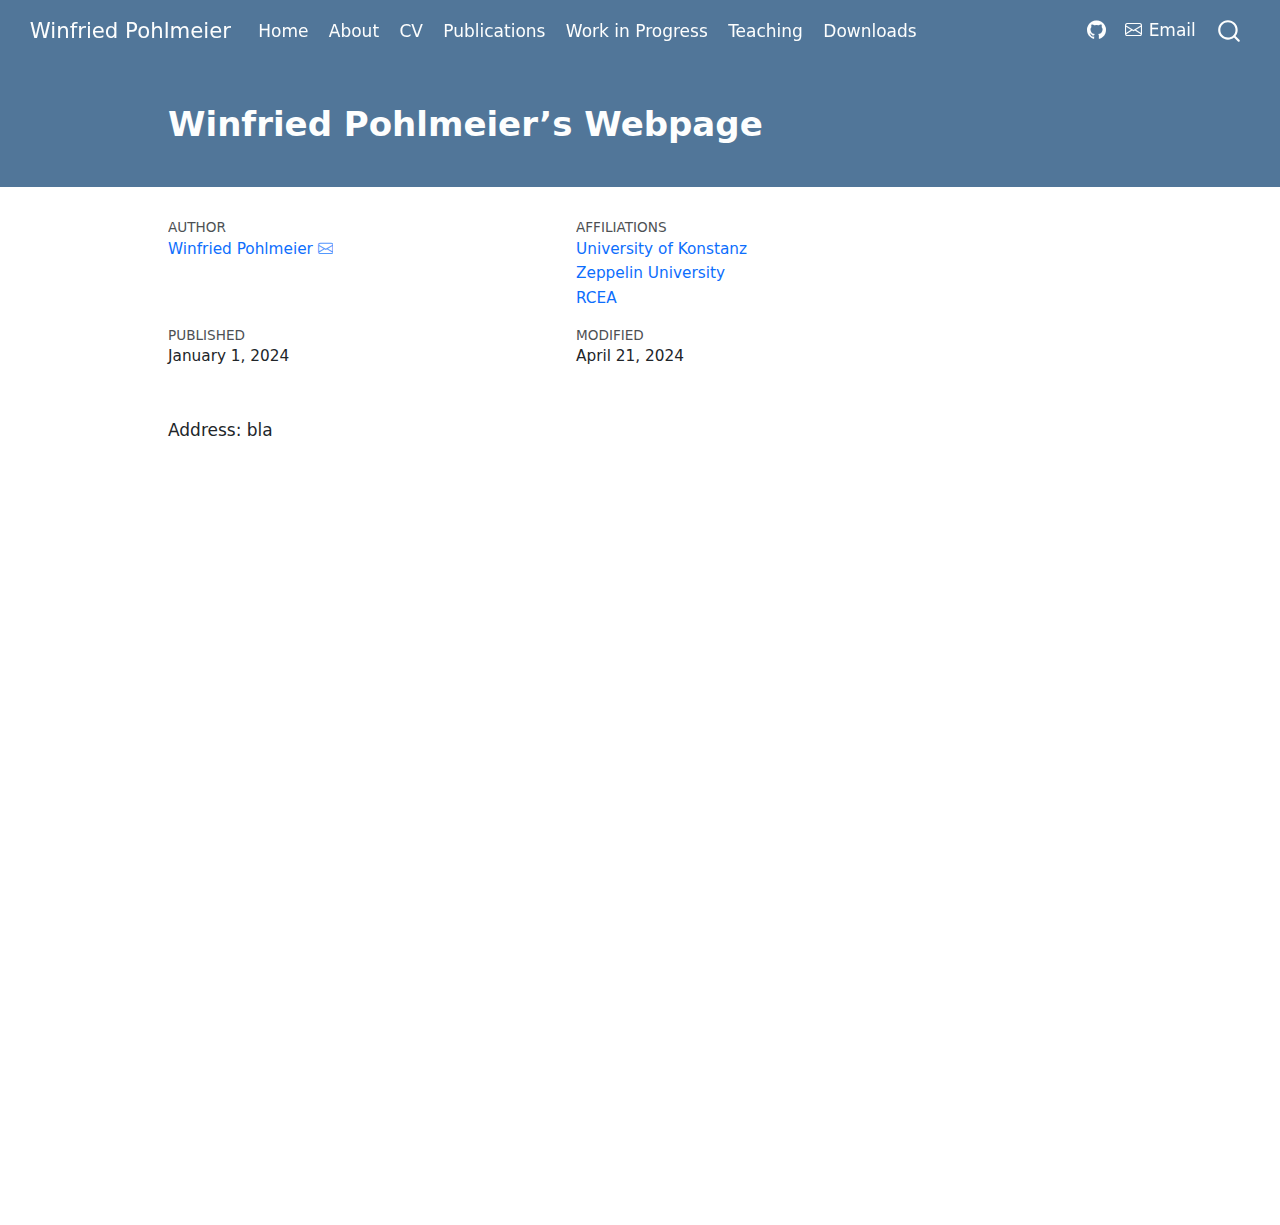
<file: index_new.html>
<!DOCTYPE html>
<html xmlns="http://www.w3.org/1999/xhtml" lang="en" xml:lang="en"><head>

<meta charset="utf-8">
<meta name="generator" content="quarto-1.4.533">

<meta name="viewport" content="width=device-width, initial-scale=1.0, user-scalable=yes">

<meta name="author" content="Winfried Pohlmeier">
<meta name="dcterms.date" content="2024-01-01">

<title>Winfried Pohlmeier - Winfried Pohlmeier’s Webpage</title>
<style>
code{white-space: pre-wrap;}
span.smallcaps{font-variant: small-caps;}
div.columns{display: flex; gap: min(4vw, 1.5em);}
div.column{flex: auto; overflow-x: auto;}
div.hanging-indent{margin-left: 1.5em; text-indent: -1.5em;}
ul.task-list{list-style: none;}
ul.task-list li input[type="checkbox"] {
  width: 0.8em;
  margin: 0 0.8em 0.2em -1em; /* quarto-specific, see https://github.com/quarto-dev/quarto-cli/issues/4556 */ 
  vertical-align: middle;
}
</style>


<script src="site_libs/quarto-nav/quarto-nav.js"></script>
<script src="site_libs/quarto-nav/headroom.min.js"></script>
<script src="site_libs/clipboard/clipboard.min.js"></script>
<script src="site_libs/quarto-search/autocomplete.umd.js"></script>
<script src="site_libs/quarto-search/fuse.min.js"></script>
<script src="site_libs/quarto-search/quarto-search.js"></script>
<meta name="quarto:offset" content="./">
<script src="site_libs/quarto-html/quarto.js"></script>
<script src="site_libs/quarto-html/popper.min.js"></script>
<script src="site_libs/quarto-html/tippy.umd.min.js"></script>
<script src="site_libs/quarto-html/anchor.min.js"></script>
<link href="site_libs/quarto-html/tippy.css" rel="stylesheet">
<link href="site_libs/quarto-html/quarto-syntax-highlighting.css" rel="stylesheet" id="quarto-text-highlighting-styles">
<script src="site_libs/bootstrap/bootstrap.min.js"></script>
<link href="site_libs/bootstrap/bootstrap-icons.css" rel="stylesheet">
<link href="site_libs/bootstrap/bootstrap.min.css" rel="stylesheet" id="quarto-bootstrap" data-mode="light">
<script id="quarto-search-options" type="application/json">{
  "location": "navbar",
  "copy-button": false,
  "collapse-after": 3,
  "panel-placement": "end",
  "type": "overlay",
  "limit": 50,
  "keyboard-shortcut": [
    "f",
    "/",
    "s"
  ],
  "show-item-context": false,
  "language": {
    "search-no-results-text": "No results",
    "search-matching-documents-text": "matching documents",
    "search-copy-link-title": "Copy link to search",
    "search-hide-matches-text": "Hide additional matches",
    "search-more-match-text": "more match in this document",
    "search-more-matches-text": "more matches in this document",
    "search-clear-button-title": "Clear",
    "search-text-placeholder": "",
    "search-detached-cancel-button-title": "Cancel",
    "search-submit-button-title": "Submit",
    "search-label": "Search"
  }
}</script>


<link rel="stylesheet" href="styles.css">
</head>

<body class="nav-fixed">

<div id="quarto-search-results"></div>
  <header id="quarto-header" class="headroom fixed-top quarto-banner">
    <nav class="navbar navbar-expand-lg " data-bs-theme="dark">
      <div class="navbar-container container-fluid">
      <div class="navbar-brand-container mx-auto">
    <a class="navbar-brand" href="./index.html">
    <span class="navbar-title">Winfried Pohlmeier</span>
    </a>
  </div>
            <div id="quarto-search" class="" title="Search"></div>
          <button class="navbar-toggler" type="button" data-bs-toggle="collapse" data-bs-target="#navbarCollapse" aria-controls="navbarCollapse" aria-expanded="false" aria-label="Toggle navigation" onclick="if (window.quartoToggleHeadroom) { window.quartoToggleHeadroom(); }">
  <span class="navbar-toggler-icon"></span>
</button>
          <div class="collapse navbar-collapse" id="navbarCollapse">
            <ul class="navbar-nav navbar-nav-scroll me-auto">
  <li class="nav-item">
    <a class="nav-link" href="./index.html"> 
<span class="menu-text">Home</span></a>
  </li>  
  <li class="nav-item">
    <a class="nav-link" href="./about.html"> 
<span class="menu-text">About</span></a>
  </li>  
  <li class="nav-item">
    <a class="nav-link" href="./CV.html"> 
<span class="menu-text">CV</span></a>
  </li>  
  <li class="nav-item">
    <a class="nav-link" href="./pubs.html"> 
<span class="menu-text">Publications</span></a>
  </li>  
  <li class="nav-item">
    <a class="nav-link" href="./working_papers.html"> 
<span class="menu-text">Work in Progress</span></a>
  </li>  
  <li class="nav-item">
    <a class="nav-link" href="./teaching.html"> 
<span class="menu-text">Teaching</span></a>
  </li>  
  <li class="nav-item">
    <a class="nav-link" href="./downloads.html"> 
<span class="menu-text">Downloads</span></a>
  </li>  
</ul>
            <ul class="navbar-nav navbar-nav-scroll ms-auto">
  <li class="nav-item compact">
    <a class="nav-link" href="https://github.com/"> <i class="bi bi-github" role="img" aria-label="GitHub">
</i> 
<span class="menu-text"></span></a>
  </li>  
  <li class="nav-item">
    <a class="nav-link" href="mailto:Winfried.Pohlmeier@uni-konstanz.de"> <i class="bi bi-envelope" role="img">
</i> 
<span class="menu-text">Email</span></a>
  </li>  
</ul>
          </div> <!-- /navcollapse -->
          <div class="quarto-navbar-tools">
</div>
      </div> <!-- /container-fluid -->
    </nav>
</header>
<!-- content -->
<header id="title-block-header" class="quarto-title-block default page-columns page-full">
  <div class="quarto-title-banner page-columns page-full">
    <div class="quarto-title column-body">
      <h1 class="title">Winfried Pohlmeier’s Webpage</h1>
                      </div>
  </div>
    
  <div class="quarto-title-meta-author">
    <div class="quarto-title-meta-heading">Author</div>
    <div class="quarto-title-meta-heading">Affiliations</div>
    
      <div class="quarto-title-meta-contents">
      <p class="author"><a href="https://www.wiwi.uni-konstanz.de/pohlmeier//">Winfried Pohlmeier</a> <a href="mailto:Winfried.Pohlmeier@uni-konstanz.de" class="quarto-title-author-email"><i class="bi bi-envelope"></i></a> </p>
    </div>
    <div class="quarto-title-meta-contents">
          <p class="affiliation">
              <a href="https://www.wiwi.uni-konstanz.de/en/">
              University of Konstanz
              </a>
            </p>
          <p class="affiliation">
              <a href="https://www.zeppelin-university.com/">
              Zeppelin University
              </a>
            </p>
          <p class="affiliation">
              <a href="https://www.rcea.world/">
              RCEA
              </a>
            </p>
        </div>
    </div>

  <div class="quarto-title-meta">

        
      <div>
      <div class="quarto-title-meta-heading">Published</div>
      <div class="quarto-title-meta-contents">
        <p class="date">January 1, 2024</p>
      </div>
    </div>
    
      <div>
      <div class="quarto-title-meta-heading">Modified</div>
      <div class="quarto-title-meta-contents">
        <p class="date-modified">April 21, 2024</p>
      </div>
    </div>
      
    </div>
    
  
  </header><div id="quarto-content" class="quarto-container page-columns page-rows-contents page-layout-article page-navbar">
<!-- sidebar -->
<!-- margin-sidebar -->
    <div id="quarto-margin-sidebar" class="sidebar margin-sidebar">
        
    </div>
<!-- main -->
<main class="content quarto-banner-title-block" id="quarto-document-content">





<p>Address: bla</p>
<!--
This is a Quarto website.
To learn more about Quarto websites visit <https://quarto.org/docs/websites>.
-->
<pre><code></code></pre>
<!--
title: "Winfried Pohlmeier's Webpage"
author: 
    - name: "Winfried Pohlmeier"
      url: https://www.wiwi.uni-konstanz.de/pohlmeier//
      affiliation:  "Department of Economics, University of Konstanz"
      affiliation-url: https://www.wiwi.uni-konstanz.de/en/  
      email: "winfried.pohlmeier@uni-konstanz.de"
date: 2024-01-01
date-modified: today
title-block-banner: true





-->
<pre><code></code></pre>



</main> <!-- /main -->
<script id="quarto-html-after-body" type="application/javascript">
window.document.addEventListener("DOMContentLoaded", function (event) {
  const toggleBodyColorMode = (bsSheetEl) => {
    const mode = bsSheetEl.getAttribute("data-mode");
    const bodyEl = window.document.querySelector("body");
    if (mode === "dark") {
      bodyEl.classList.add("quarto-dark");
      bodyEl.classList.remove("quarto-light");
    } else {
      bodyEl.classList.add("quarto-light");
      bodyEl.classList.remove("quarto-dark");
    }
  }
  const toggleBodyColorPrimary = () => {
    const bsSheetEl = window.document.querySelector("link#quarto-bootstrap");
    if (bsSheetEl) {
      toggleBodyColorMode(bsSheetEl);
    }
  }
  toggleBodyColorPrimary();  
  const icon = "";
  const anchorJS = new window.AnchorJS();
  anchorJS.options = {
    placement: 'right',
    icon: icon
  };
  anchorJS.add('.anchored');
  const isCodeAnnotation = (el) => {
    for (const clz of el.classList) {
      if (clz.startsWith('code-annotation-')) {                     
        return true;
      }
    }
    return false;
  }
  const clipboard = new window.ClipboardJS('.code-copy-button', {
    text: function(trigger) {
      const codeEl = trigger.previousElementSibling.cloneNode(true);
      for (const childEl of codeEl.children) {
        if (isCodeAnnotation(childEl)) {
          childEl.remove();
        }
      }
      return codeEl.innerText;
    }
  });
  clipboard.on('success', function(e) {
    // button target
    const button = e.trigger;
    // don't keep focus
    button.blur();
    // flash "checked"
    button.classList.add('code-copy-button-checked');
    var currentTitle = button.getAttribute("title");
    button.setAttribute("title", "Copied!");
    let tooltip;
    if (window.bootstrap) {
      button.setAttribute("data-bs-toggle", "tooltip");
      button.setAttribute("data-bs-placement", "left");
      button.setAttribute("data-bs-title", "Copied!");
      tooltip = new bootstrap.Tooltip(button, 
        { trigger: "manual", 
          customClass: "code-copy-button-tooltip",
          offset: [0, -8]});
      tooltip.show();    
    }
    setTimeout(function() {
      if (tooltip) {
        tooltip.hide();
        button.removeAttribute("data-bs-title");
        button.removeAttribute("data-bs-toggle");
        button.removeAttribute("data-bs-placement");
      }
      button.setAttribute("title", currentTitle);
      button.classList.remove('code-copy-button-checked');
    }, 1000);
    // clear code selection
    e.clearSelection();
  });
  function tippyHover(el, contentFn, onTriggerFn, onUntriggerFn) {
    const config = {
      allowHTML: true,
      maxWidth: 500,
      delay: 100,
      arrow: false,
      appendTo: function(el) {
          return el.parentElement;
      },
      interactive: true,
      interactiveBorder: 10,
      theme: 'quarto',
      placement: 'bottom-start',
    };
    if (contentFn) {
      config.content = contentFn;
    }
    if (onTriggerFn) {
      config.onTrigger = onTriggerFn;
    }
    if (onUntriggerFn) {
      config.onUntrigger = onUntriggerFn;
    }
    window.tippy(el, config); 
  }
  const noterefs = window.document.querySelectorAll('a[role="doc-noteref"]');
  for (var i=0; i<noterefs.length; i++) {
    const ref = noterefs[i];
    tippyHover(ref, function() {
      // use id or data attribute instead here
      let href = ref.getAttribute('data-footnote-href') || ref.getAttribute('href');
      try { href = new URL(href).hash; } catch {}
      const id = href.replace(/^#\/?/, "");
      const note = window.document.getElementById(id);
      return note.innerHTML;
    });
  }
  const xrefs = window.document.querySelectorAll('a.quarto-xref');
  const processXRef = (id, note) => {
    // Strip column container classes
    const stripColumnClz = (el) => {
      el.classList.remove("page-full", "page-columns");
      if (el.children) {
        for (const child of el.children) {
          stripColumnClz(child);
        }
      }
    }
    stripColumnClz(note)
    if (id === null || id.startsWith('sec-')) {
      // Special case sections, only their first couple elements
      const container = document.createElement("div");
      if (note.children && note.children.length > 2) {
        container.appendChild(note.children[0].cloneNode(true));
        for (let i = 1; i < note.children.length; i++) {
          const child = note.children[i];
          if (child.tagName === "P" && child.innerText === "") {
            continue;
          } else {
            container.appendChild(child.cloneNode(true));
            break;
          }
        }
        if (window.Quarto?.typesetMath) {
          window.Quarto.typesetMath(container);
        }
        return container.innerHTML
      } else {
        if (window.Quarto?.typesetMath) {
          window.Quarto.typesetMath(note);
        }
        return note.innerHTML;
      }
    } else {
      // Remove any anchor links if they are present
      const anchorLink = note.querySelector('a.anchorjs-link');
      if (anchorLink) {
        anchorLink.remove();
      }
      if (window.Quarto?.typesetMath) {
        window.Quarto.typesetMath(note);
      }
      return note.innerHTML;
    }
  }
  for (var i=0; i<xrefs.length; i++) {
    const xref = xrefs[i];
    tippyHover(xref, undefined, function(instance) {
      instance.disable();
      let url = xref.getAttribute('href');
      let hash = undefined; 
      if (url.startsWith('#')) {
        hash = url;
      } else {
        try { hash = new URL(url).hash; } catch {}
      }
      if (hash) {
        const id = hash.replace(/^#\/?/, "");
        const note = window.document.getElementById(id);
        if (note !== null) {
          try {
            const html = processXRef(id, note.cloneNode(true));
            instance.setContent(html);
          } finally {
            instance.enable();
            instance.show();
          }
        } else {
          // See if we can fetch this
          fetch(url.split('#')[0])
          .then(res => res.text())
          .then(html => {
            const parser = new DOMParser();
            const htmlDoc = parser.parseFromString(html, "text/html");
            const note = htmlDoc.getElementById(id);
            if (note !== null) {
              const html = processXRef(id, note);
              instance.setContent(html);
            } 
          }).finally(() => {
            instance.enable();
            instance.show();
          });
        }
      } else {
        // See if we can fetch a full url (with no hash to target)
        // This is a special case and we should probably do some content thinning / targeting
        fetch(url)
        .then(res => res.text())
        .then(html => {
          const parser = new DOMParser();
          const htmlDoc = parser.parseFromString(html, "text/html");
          const note = htmlDoc.querySelector('main.content');
          if (note !== null) {
            // This should only happen for chapter cross references
            // (since there is no id in the URL)
            // remove the first header
            if (note.children.length > 0 && note.children[0].tagName === "HEADER") {
              note.children[0].remove();
            }
            const html = processXRef(null, note);
            instance.setContent(html);
          } 
        }).finally(() => {
          instance.enable();
          instance.show();
        });
      }
    }, function(instance) {
    });
  }
      let selectedAnnoteEl;
      const selectorForAnnotation = ( cell, annotation) => {
        let cellAttr = 'data-code-cell="' + cell + '"';
        let lineAttr = 'data-code-annotation="' +  annotation + '"';
        const selector = 'span[' + cellAttr + '][' + lineAttr + ']';
        return selector;
      }
      const selectCodeLines = (annoteEl) => {
        const doc = window.document;
        const targetCell = annoteEl.getAttribute("data-target-cell");
        const targetAnnotation = annoteEl.getAttribute("data-target-annotation");
        const annoteSpan = window.document.querySelector(selectorForAnnotation(targetCell, targetAnnotation));
        const lines = annoteSpan.getAttribute("data-code-lines").split(",");
        const lineIds = lines.map((line) => {
          return targetCell + "-" + line;
        })
        let top = null;
        let height = null;
        let parent = null;
        if (lineIds.length > 0) {
            //compute the position of the single el (top and bottom and make a div)
            const el = window.document.getElementById(lineIds[0]);
            top = el.offsetTop;
            height = el.offsetHeight;
            parent = el.parentElement.parentElement;
          if (lineIds.length > 1) {
            const lastEl = window.document.getElementById(lineIds[lineIds.length - 1]);
            const bottom = lastEl.offsetTop + lastEl.offsetHeight;
            height = bottom - top;
          }
          if (top !== null && height !== null && parent !== null) {
            // cook up a div (if necessary) and position it 
            let div = window.document.getElementById("code-annotation-line-highlight");
            if (div === null) {
              div = window.document.createElement("div");
              div.setAttribute("id", "code-annotation-line-highlight");
              div.style.position = 'absolute';
              parent.appendChild(div);
            }
            div.style.top = top - 2 + "px";
            div.style.height = height + 4 + "px";
            div.style.left = 0;
            let gutterDiv = window.document.getElementById("code-annotation-line-highlight-gutter");
            if (gutterDiv === null) {
              gutterDiv = window.document.createElement("div");
              gutterDiv.setAttribute("id", "code-annotation-line-highlight-gutter");
              gutterDiv.style.position = 'absolute';
              const codeCell = window.document.getElementById(targetCell);
              const gutter = codeCell.querySelector('.code-annotation-gutter');
              gutter.appendChild(gutterDiv);
            }
            gutterDiv.style.top = top - 2 + "px";
            gutterDiv.style.height = height + 4 + "px";
          }
          selectedAnnoteEl = annoteEl;
        }
      };
      const unselectCodeLines = () => {
        const elementsIds = ["code-annotation-line-highlight", "code-annotation-line-highlight-gutter"];
        elementsIds.forEach((elId) => {
          const div = window.document.getElementById(elId);
          if (div) {
            div.remove();
          }
        });
        selectedAnnoteEl = undefined;
      };
        // Handle positioning of the toggle
    window.addEventListener(
      "resize",
      throttle(() => {
        elRect = undefined;
        if (selectedAnnoteEl) {
          selectCodeLines(selectedAnnoteEl);
        }
      }, 10)
    );
    function throttle(fn, ms) {
    let throttle = false;
    let timer;
      return (...args) => {
        if(!throttle) { // first call gets through
            fn.apply(this, args);
            throttle = true;
        } else { // all the others get throttled
            if(timer) clearTimeout(timer); // cancel #2
            timer = setTimeout(() => {
              fn.apply(this, args);
              timer = throttle = false;
            }, ms);
        }
      };
    }
      // Attach click handler to the DT
      const annoteDls = window.document.querySelectorAll('dt[data-target-cell]');
      for (const annoteDlNode of annoteDls) {
        annoteDlNode.addEventListener('click', (event) => {
          const clickedEl = event.target;
          if (clickedEl !== selectedAnnoteEl) {
            unselectCodeLines();
            const activeEl = window.document.querySelector('dt[data-target-cell].code-annotation-active');
            if (activeEl) {
              activeEl.classList.remove('code-annotation-active');
            }
            selectCodeLines(clickedEl);
            clickedEl.classList.add('code-annotation-active');
          } else {
            // Unselect the line
            unselectCodeLines();
            clickedEl.classList.remove('code-annotation-active');
          }
        });
      }
  const findCites = (el) => {
    const parentEl = el.parentElement;
    if (parentEl) {
      const cites = parentEl.dataset.cites;
      if (cites) {
        return {
          el,
          cites: cites.split(' ')
        };
      } else {
        return findCites(el.parentElement)
      }
    } else {
      return undefined;
    }
  };
  var bibliorefs = window.document.querySelectorAll('a[role="doc-biblioref"]');
  for (var i=0; i<bibliorefs.length; i++) {
    const ref = bibliorefs[i];
    const citeInfo = findCites(ref);
    if (citeInfo) {
      tippyHover(citeInfo.el, function() {
        var popup = window.document.createElement('div');
        citeInfo.cites.forEach(function(cite) {
          var citeDiv = window.document.createElement('div');
          citeDiv.classList.add('hanging-indent');
          citeDiv.classList.add('csl-entry');
          var biblioDiv = window.document.getElementById('ref-' + cite);
          if (biblioDiv) {
            citeDiv.innerHTML = biblioDiv.innerHTML;
          }
          popup.appendChild(citeDiv);
        });
        return popup.innerHTML;
      });
    }
  }
});
</script>
</div> <!-- /content -->




</body></html>
</file>
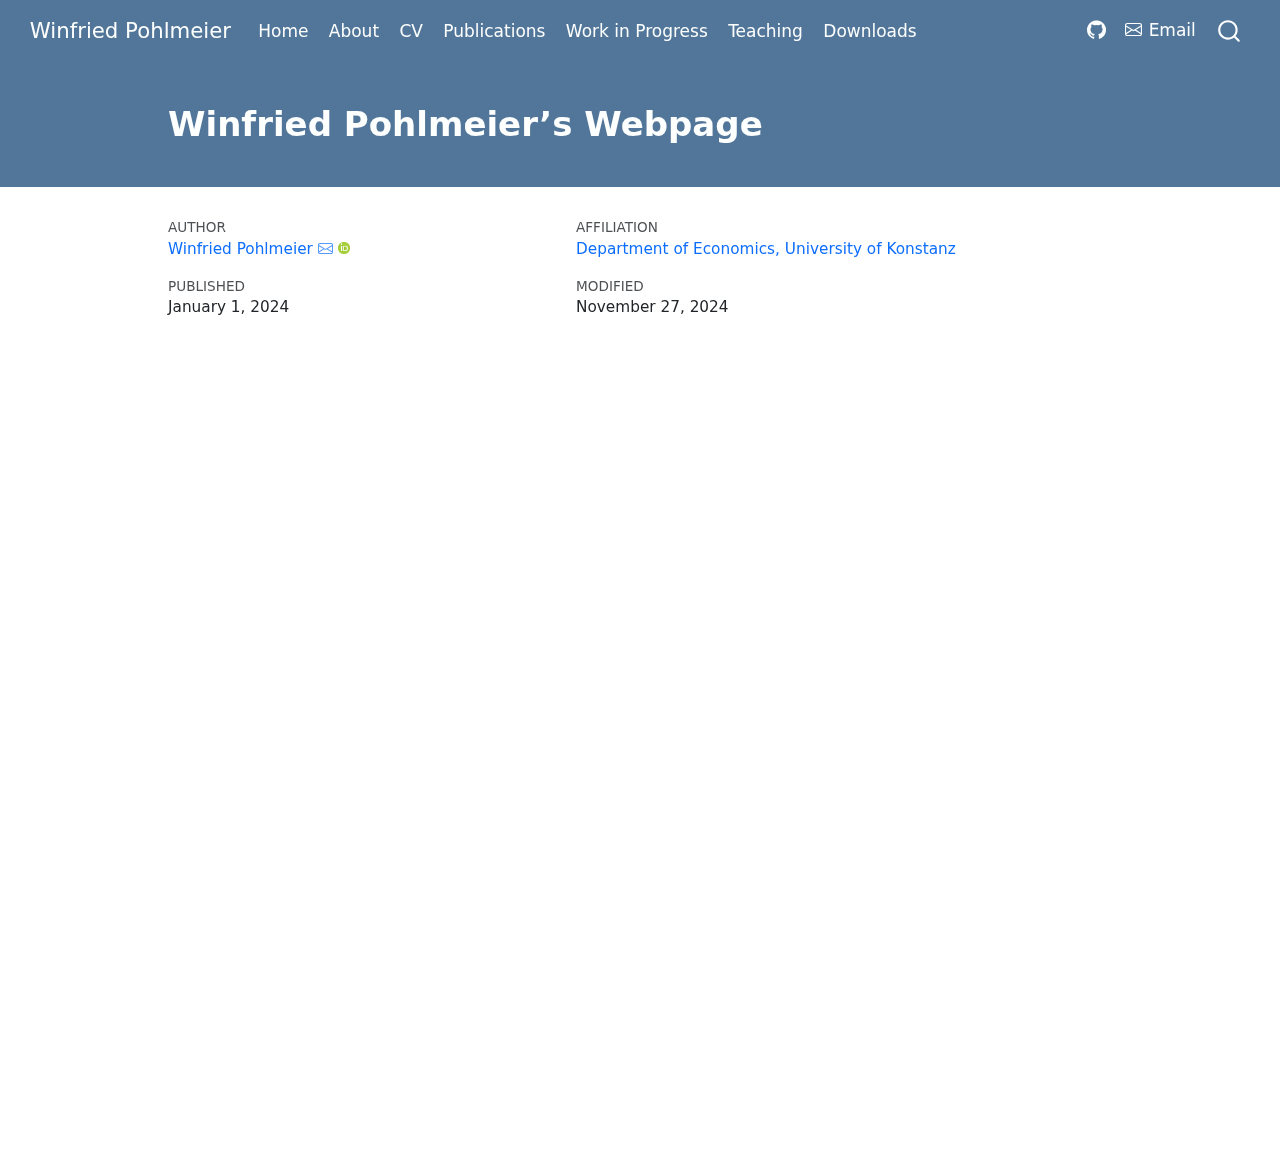
<file: index_old.html>
<!DOCTYPE html>
<html xmlns="http://www.w3.org/1999/xhtml" lang="en" xml:lang="en"><head>

<meta charset="utf-8">
<meta name="generator" content="quarto-1.5.57">

<meta name="viewport" content="width=device-width, initial-scale=1.0, user-scalable=yes">

<meta name="author" content="Winfried Pohlmeier">
<meta name="dcterms.date" content="2024-01-01">

<title>Winfried Pohlmeier’s Webpage – Winfried Pohlmeier</title>
<style>
code{white-space: pre-wrap;}
span.smallcaps{font-variant: small-caps;}
div.columns{display: flex; gap: min(4vw, 1.5em);}
div.column{flex: auto; overflow-x: auto;}
div.hanging-indent{margin-left: 1.5em; text-indent: -1.5em;}
ul.task-list{list-style: none;}
ul.task-list li input[type="checkbox"] {
  width: 0.8em;
  margin: 0 0.8em 0.2em -1em; /* quarto-specific, see https://github.com/quarto-dev/quarto-cli/issues/4556 */ 
  vertical-align: middle;
}
</style>


<script src="site_libs/quarto-nav/quarto-nav.js"></script>
<script src="site_libs/quarto-nav/headroom.min.js"></script>
<script src="site_libs/clipboard/clipboard.min.js"></script>
<script src="site_libs/quarto-search/autocomplete.umd.js"></script>
<script src="site_libs/quarto-search/fuse.min.js"></script>
<script src="site_libs/quarto-search/quarto-search.js"></script>
<meta name="quarto:offset" content="./">
<script src="site_libs/quarto-html/quarto.js"></script>
<script src="site_libs/quarto-html/popper.min.js"></script>
<script src="site_libs/quarto-html/tippy.umd.min.js"></script>
<script src="site_libs/quarto-html/anchor.min.js"></script>
<link href="site_libs/quarto-html/tippy.css" rel="stylesheet">
<link href="site_libs/quarto-html/quarto-syntax-highlighting.css" rel="stylesheet" id="quarto-text-highlighting-styles">
<script src="site_libs/bootstrap/bootstrap.min.js"></script>
<link href="site_libs/bootstrap/bootstrap-icons.css" rel="stylesheet">
<link href="site_libs/bootstrap/bootstrap.min.css" rel="stylesheet" id="quarto-bootstrap" data-mode="light">
<script id="quarto-search-options" type="application/json">{
  "location": "navbar",
  "copy-button": false,
  "collapse-after": 3,
  "panel-placement": "end",
  "type": "overlay",
  "limit": 50,
  "keyboard-shortcut": [
    "f",
    "/",
    "s"
  ],
  "show-item-context": false,
  "language": {
    "search-no-results-text": "No results",
    "search-matching-documents-text": "matching documents",
    "search-copy-link-title": "Copy link to search",
    "search-hide-matches-text": "Hide additional matches",
    "search-more-match-text": "more match in this document",
    "search-more-matches-text": "more matches in this document",
    "search-clear-button-title": "Clear",
    "search-text-placeholder": "",
    "search-detached-cancel-button-title": "Cancel",
    "search-submit-button-title": "Submit",
    "search-label": "Search"
  }
}</script>


<link rel="stylesheet" href="styles.css">
</head>

<body class="nav-fixed">

<div id="quarto-search-results"></div>
  <header id="quarto-header" class="headroom fixed-top quarto-banner">
    <nav class="navbar navbar-expand-lg " data-bs-theme="dark">
      <div class="navbar-container container-fluid">
      <div class="navbar-brand-container mx-auto">
    <a class="navbar-brand" href="./index.html">
    <span class="navbar-title">Winfried Pohlmeier</span>
    </a>
  </div>
            <div id="quarto-search" class="" title="Search"></div>
          <button class="navbar-toggler" type="button" data-bs-toggle="collapse" data-bs-target="#navbarCollapse" aria-controls="navbarCollapse" role="menu" aria-expanded="false" aria-label="Toggle navigation" onclick="if (window.quartoToggleHeadroom) { window.quartoToggleHeadroom(); }">
  <span class="navbar-toggler-icon"></span>
</button>
          <div class="collapse navbar-collapse" id="navbarCollapse">
            <ul class="navbar-nav navbar-nav-scroll me-auto">
  <li class="nav-item">
    <a class="nav-link" href="./index.html"> 
<span class="menu-text">Home</span></a>
  </li>  
  <li class="nav-item">
    <a class="nav-link" href="./about.html"> 
<span class="menu-text">About</span></a>
  </li>  
  <li class="nav-item">
    <a class="nav-link" href="./CV.html"> 
<span class="menu-text">CV</span></a>
  </li>  
  <li class="nav-item">
    <a class="nav-link" href="./pubs.html"> 
<span class="menu-text">Publications</span></a>
  </li>  
  <li class="nav-item">
    <a class="nav-link" href="./working_papers.html"> 
<span class="menu-text">Work in Progress</span></a>
  </li>  
  <li class="nav-item">
    <a class="nav-link" href="./teaching.html"> 
<span class="menu-text">Teaching</span></a>
  </li>  
  <li class="nav-item">
    <a class="nav-link" href="./downloads.html"> 
<span class="menu-text">Downloads</span></a>
  </li>  
</ul>
            <ul class="navbar-nav navbar-nav-scroll ms-auto">
  <li class="nav-item compact">
    <a class="nav-link" href="https://github.com/"> <i class="bi bi-github" role="img" aria-label="Quarto GitHub">
</i> 
<span class="menu-text"></span></a>
  </li>  
  <li class="nav-item">
    <a class="nav-link" href="mailto:Winfried.Pohlmeier@uni-konstanz.de"> <i class="bi bi-envelope" role="img">
</i> 
<span class="menu-text">Email</span></a>
  </li>  
</ul>
          </div> <!-- /navcollapse -->
            <div class="quarto-navbar-tools">
</div>
      </div> <!-- /container-fluid -->
    </nav>
</header>
<!-- content -->
<header id="title-block-header" class="quarto-title-block default page-columns page-full">
  <div class="quarto-title-banner page-columns page-full">
    <div class="quarto-title column-body">
      <h1 class="title">Winfried Pohlmeier’s Webpage</h1>
                      </div>
  </div>
    
  <div class="quarto-title-meta-author">
    <div class="quarto-title-meta-heading">Author</div>
    <div class="quarto-title-meta-heading">Affiliation</div>
    
      <div class="quarto-title-meta-contents">
      <p class="author"><a href="https://www.wiwi.uni-konstanz.de/pohlmeier//">Winfried Pohlmeier</a> <a href="mailto:winfried.pohlmeier@uni-konstanz.de" class="quarto-title-author-email"><i class="bi bi-envelope"></i></a> <a href="https://orcid.org/0000-0003-0707-7417" class="quarto-title-author-orcid"> <img src="[data-uri]"></a></p>
    </div>
    <div class="quarto-title-meta-contents">
          <p class="affiliation">
              <a href="https://www.wiwi.uni-konstanz.de/en/">
              Department of Economics, University of Konstanz
              </a>
            </p>
        </div>
    </div>

  <div class="quarto-title-meta">

        
      <div>
      <div class="quarto-title-meta-heading">Published</div>
      <div class="quarto-title-meta-contents">
        <p class="date">January 1, 2024</p>
      </div>
    </div>
    
      <div>
      <div class="quarto-title-meta-heading">Modified</div>
      <div class="quarto-title-meta-contents">
        <p class="date-modified">November 27, 2024</p>
      </div>
    </div>
      
    </div>
    
  
  </header><div id="quarto-content" class="quarto-container page-columns page-rows-contents page-layout-article page-navbar">
<!-- sidebar -->
<!-- margin-sidebar -->
    <div id="quarto-margin-sidebar" class="sidebar margin-sidebar zindex-bottom">
        
    </div>
<!-- main -->
<main class="content quarto-banner-title-block" id="quarto-document-content">





<!--
This is a Quarto website.
To learn more about Quarto websites visit <https://quarto.org/docs/websites>.
-->
<pre><code></code></pre>



</main> <!-- /main -->
<script id="quarto-html-after-body" type="application/javascript">
window.document.addEventListener("DOMContentLoaded", function (event) {
  const toggleBodyColorMode = (bsSheetEl) => {
    const mode = bsSheetEl.getAttribute("data-mode");
    const bodyEl = window.document.querySelector("body");
    if (mode === "dark") {
      bodyEl.classList.add("quarto-dark");
      bodyEl.classList.remove("quarto-light");
    } else {
      bodyEl.classList.add("quarto-light");
      bodyEl.classList.remove("quarto-dark");
    }
  }
  const toggleBodyColorPrimary = () => {
    const bsSheetEl = window.document.querySelector("link#quarto-bootstrap");
    if (bsSheetEl) {
      toggleBodyColorMode(bsSheetEl);
    }
  }
  toggleBodyColorPrimary();  
  const icon = "";
  const anchorJS = new window.AnchorJS();
  anchorJS.options = {
    placement: 'right',
    icon: icon
  };
  anchorJS.add('.anchored');
  const isCodeAnnotation = (el) => {
    for (const clz of el.classList) {
      if (clz.startsWith('code-annotation-')) {                     
        return true;
      }
    }
    return false;
  }
  const onCopySuccess = function(e) {
    // button target
    const button = e.trigger;
    // don't keep focus
    button.blur();
    // flash "checked"
    button.classList.add('code-copy-button-checked');
    var currentTitle = button.getAttribute("title");
    button.setAttribute("title", "Copied!");
    let tooltip;
    if (window.bootstrap) {
      button.setAttribute("data-bs-toggle", "tooltip");
      button.setAttribute("data-bs-placement", "left");
      button.setAttribute("data-bs-title", "Copied!");
      tooltip = new bootstrap.Tooltip(button, 
        { trigger: "manual", 
          customClass: "code-copy-button-tooltip",
          offset: [0, -8]});
      tooltip.show();    
    }
    setTimeout(function() {
      if (tooltip) {
        tooltip.hide();
        button.removeAttribute("data-bs-title");
        button.removeAttribute("data-bs-toggle");
        button.removeAttribute("data-bs-placement");
      }
      button.setAttribute("title", currentTitle);
      button.classList.remove('code-copy-button-checked');
    }, 1000);
    // clear code selection
    e.clearSelection();
  }
  const getTextToCopy = function(trigger) {
      const codeEl = trigger.previousElementSibling.cloneNode(true);
      for (const childEl of codeEl.children) {
        if (isCodeAnnotation(childEl)) {
          childEl.remove();
        }
      }
      return codeEl.innerText;
  }
  const clipboard = new window.ClipboardJS('.code-copy-button:not([data-in-quarto-modal])', {
    text: getTextToCopy
  });
  clipboard.on('success', onCopySuccess);
  if (window.document.getElementById('quarto-embedded-source-code-modal')) {
    // For code content inside modals, clipBoardJS needs to be initialized with a container option
    // TODO: Check when it could be a function (https://github.com/zenorocha/clipboard.js/issues/860)
    const clipboardModal = new window.ClipboardJS('.code-copy-button[data-in-quarto-modal]', {
      text: getTextToCopy,
      container: window.document.getElementById('quarto-embedded-source-code-modal')
    });
    clipboardModal.on('success', onCopySuccess);
  }
    var localhostRegex = new RegExp(/^(?:http|https):\/\/localhost\:?[0-9]*\//);
    var mailtoRegex = new RegExp(/^mailto:/);
      var filterRegex = new RegExp("https:\/\/W-Pohlmeier\.github\.io\/WP-Website\/");
    var isInternal = (href) => {
        return filterRegex.test(href) || localhostRegex.test(href) || mailtoRegex.test(href);
    }
    // Inspect non-navigation links and adorn them if external
 	var links = window.document.querySelectorAll('a[href]:not(.nav-link):not(.navbar-brand):not(.toc-action):not(.sidebar-link):not(.sidebar-item-toggle):not(.pagination-link):not(.no-external):not([aria-hidden]):not(.dropdown-item):not(.quarto-navigation-tool):not(.about-link)');
    for (var i=0; i<links.length; i++) {
      const link = links[i];
      if (!isInternal(link.href)) {
        // undo the damage that might have been done by quarto-nav.js in the case of
        // links that we want to consider external
        if (link.dataset.originalHref !== undefined) {
          link.href = link.dataset.originalHref;
        }
      }
    }
  function tippyHover(el, contentFn, onTriggerFn, onUntriggerFn) {
    const config = {
      allowHTML: true,
      maxWidth: 500,
      delay: 100,
      arrow: false,
      appendTo: function(el) {
          return el.parentElement;
      },
      interactive: true,
      interactiveBorder: 10,
      theme: 'quarto',
      placement: 'bottom-start',
    };
    if (contentFn) {
      config.content = contentFn;
    }
    if (onTriggerFn) {
      config.onTrigger = onTriggerFn;
    }
    if (onUntriggerFn) {
      config.onUntrigger = onUntriggerFn;
    }
    window.tippy(el, config); 
  }
  const noterefs = window.document.querySelectorAll('a[role="doc-noteref"]');
  for (var i=0; i<noterefs.length; i++) {
    const ref = noterefs[i];
    tippyHover(ref, function() {
      // use id or data attribute instead here
      let href = ref.getAttribute('data-footnote-href') || ref.getAttribute('href');
      try { href = new URL(href).hash; } catch {}
      const id = href.replace(/^#\/?/, "");
      const note = window.document.getElementById(id);
      if (note) {
        return note.innerHTML;
      } else {
        return "";
      }
    });
  }
  const xrefs = window.document.querySelectorAll('a.quarto-xref');
  const processXRef = (id, note) => {
    // Strip column container classes
    const stripColumnClz = (el) => {
      el.classList.remove("page-full", "page-columns");
      if (el.children) {
        for (const child of el.children) {
          stripColumnClz(child);
        }
      }
    }
    stripColumnClz(note)
    if (id === null || id.startsWith('sec-')) {
      // Special case sections, only their first couple elements
      const container = document.createElement("div");
      if (note.children && note.children.length > 2) {
        container.appendChild(note.children[0].cloneNode(true));
        for (let i = 1; i < note.children.length; i++) {
          const child = note.children[i];
          if (child.tagName === "P" && child.innerText === "") {
            continue;
          } else {
            container.appendChild(child.cloneNode(true));
            break;
          }
        }
        if (window.Quarto?.typesetMath) {
          window.Quarto.typesetMath(container);
        }
        return container.innerHTML
      } else {
        if (window.Quarto?.typesetMath) {
          window.Quarto.typesetMath(note);
        }
        return note.innerHTML;
      }
    } else {
      // Remove any anchor links if they are present
      const anchorLink = note.querySelector('a.anchorjs-link');
      if (anchorLink) {
        anchorLink.remove();
      }
      if (window.Quarto?.typesetMath) {
        window.Quarto.typesetMath(note);
      }
      // TODO in 1.5, we should make sure this works without a callout special case
      if (note.classList.contains("callout")) {
        return note.outerHTML;
      } else {
        return note.innerHTML;
      }
    }
  }
  for (var i=0; i<xrefs.length; i++) {
    const xref = xrefs[i];
    tippyHover(xref, undefined, function(instance) {
      instance.disable();
      let url = xref.getAttribute('href');
      let hash = undefined; 
      if (url.startsWith('#')) {
        hash = url;
      } else {
        try { hash = new URL(url).hash; } catch {}
      }
      if (hash) {
        const id = hash.replace(/^#\/?/, "");
        const note = window.document.getElementById(id);
        if (note !== null) {
          try {
            const html = processXRef(id, note.cloneNode(true));
            instance.setContent(html);
          } finally {
            instance.enable();
            instance.show();
          }
        } else {
          // See if we can fetch this
          fetch(url.split('#')[0])
          .then(res => res.text())
          .then(html => {
            const parser = new DOMParser();
            const htmlDoc = parser.parseFromString(html, "text/html");
            const note = htmlDoc.getElementById(id);
            if (note !== null) {
              const html = processXRef(id, note);
              instance.setContent(html);
            } 
          }).finally(() => {
            instance.enable();
            instance.show();
          });
        }
      } else {
        // See if we can fetch a full url (with no hash to target)
        // This is a special case and we should probably do some content thinning / targeting
        fetch(url)
        .then(res => res.text())
        .then(html => {
          const parser = new DOMParser();
          const htmlDoc = parser.parseFromString(html, "text/html");
          const note = htmlDoc.querySelector('main.content');
          if (note !== null) {
            // This should only happen for chapter cross references
            // (since there is no id in the URL)
            // remove the first header
            if (note.children.length > 0 && note.children[0].tagName === "HEADER") {
              note.children[0].remove();
            }
            const html = processXRef(null, note);
            instance.setContent(html);
          } 
        }).finally(() => {
          instance.enable();
          instance.show();
        });
      }
    }, function(instance) {
    });
  }
      let selectedAnnoteEl;
      const selectorForAnnotation = ( cell, annotation) => {
        let cellAttr = 'data-code-cell="' + cell + '"';
        let lineAttr = 'data-code-annotation="' +  annotation + '"';
        const selector = 'span[' + cellAttr + '][' + lineAttr + ']';
        return selector;
      }
      const selectCodeLines = (annoteEl) => {
        const doc = window.document;
        const targetCell = annoteEl.getAttribute("data-target-cell");
        const targetAnnotation = annoteEl.getAttribute("data-target-annotation");
        const annoteSpan = window.document.querySelector(selectorForAnnotation(targetCell, targetAnnotation));
        const lines = annoteSpan.getAttribute("data-code-lines").split(",");
        const lineIds = lines.map((line) => {
          return targetCell + "-" + line;
        })
        let top = null;
        let height = null;
        let parent = null;
        if (lineIds.length > 0) {
            //compute the position of the single el (top and bottom and make a div)
            const el = window.document.getElementById(lineIds[0]);
            top = el.offsetTop;
            height = el.offsetHeight;
            parent = el.parentElement.parentElement;
          if (lineIds.length > 1) {
            const lastEl = window.document.getElementById(lineIds[lineIds.length - 1]);
            const bottom = lastEl.offsetTop + lastEl.offsetHeight;
            height = bottom - top;
          }
          if (top !== null && height !== null && parent !== null) {
            // cook up a div (if necessary) and position it 
            let div = window.document.getElementById("code-annotation-line-highlight");
            if (div === null) {
              div = window.document.createElement("div");
              div.setAttribute("id", "code-annotation-line-highlight");
              div.style.position = 'absolute';
              parent.appendChild(div);
            }
            div.style.top = top - 2 + "px";
            div.style.height = height + 4 + "px";
            div.style.left = 0;
            let gutterDiv = window.document.getElementById("code-annotation-line-highlight-gutter");
            if (gutterDiv === null) {
              gutterDiv = window.document.createElement("div");
              gutterDiv.setAttribute("id", "code-annotation-line-highlight-gutter");
              gutterDiv.style.position = 'absolute';
              const codeCell = window.document.getElementById(targetCell);
              const gutter = codeCell.querySelector('.code-annotation-gutter');
              gutter.appendChild(gutterDiv);
            }
            gutterDiv.style.top = top - 2 + "px";
            gutterDiv.style.height = height + 4 + "px";
          }
          selectedAnnoteEl = annoteEl;
        }
      };
      const unselectCodeLines = () => {
        const elementsIds = ["code-annotation-line-highlight", "code-annotation-line-highlight-gutter"];
        elementsIds.forEach((elId) => {
          const div = window.document.getElementById(elId);
          if (div) {
            div.remove();
          }
        });
        selectedAnnoteEl = undefined;
      };
        // Handle positioning of the toggle
    window.addEventListener(
      "resize",
      throttle(() => {
        elRect = undefined;
        if (selectedAnnoteEl) {
          selectCodeLines(selectedAnnoteEl);
        }
      }, 10)
    );
    function throttle(fn, ms) {
    let throttle = false;
    let timer;
      return (...args) => {
        if(!throttle) { // first call gets through
            fn.apply(this, args);
            throttle = true;
        } else { // all the others get throttled
            if(timer) clearTimeout(timer); // cancel #2
            timer = setTimeout(() => {
              fn.apply(this, args);
              timer = throttle = false;
            }, ms);
        }
      };
    }
      // Attach click handler to the DT
      const annoteDls = window.document.querySelectorAll('dt[data-target-cell]');
      for (const annoteDlNode of annoteDls) {
        annoteDlNode.addEventListener('click', (event) => {
          const clickedEl = event.target;
          if (clickedEl !== selectedAnnoteEl) {
            unselectCodeLines();
            const activeEl = window.document.querySelector('dt[data-target-cell].code-annotation-active');
            if (activeEl) {
              activeEl.classList.remove('code-annotation-active');
            }
            selectCodeLines(clickedEl);
            clickedEl.classList.add('code-annotation-active');
          } else {
            // Unselect the line
            unselectCodeLines();
            clickedEl.classList.remove('code-annotation-active');
          }
        });
      }
  const findCites = (el) => {
    const parentEl = el.parentElement;
    if (parentEl) {
      const cites = parentEl.dataset.cites;
      if (cites) {
        return {
          el,
          cites: cites.split(' ')
        };
      } else {
        return findCites(el.parentElement)
      }
    } else {
      return undefined;
    }
  };
  var bibliorefs = window.document.querySelectorAll('a[role="doc-biblioref"]');
  for (var i=0; i<bibliorefs.length; i++) {
    const ref = bibliorefs[i];
    const citeInfo = findCites(ref);
    if (citeInfo) {
      tippyHover(citeInfo.el, function() {
        var popup = window.document.createElement('div');
        citeInfo.cites.forEach(function(cite) {
          var citeDiv = window.document.createElement('div');
          citeDiv.classList.add('hanging-indent');
          citeDiv.classList.add('csl-entry');
          var biblioDiv = window.document.getElementById('ref-' + cite);
          if (biblioDiv) {
            citeDiv.innerHTML = biblioDiv.innerHTML;
          }
          popup.appendChild(citeDiv);
        });
        return popup.innerHTML;
      });
    }
  }
});
</script>
</div> <!-- /content -->




</body></html>
</file>
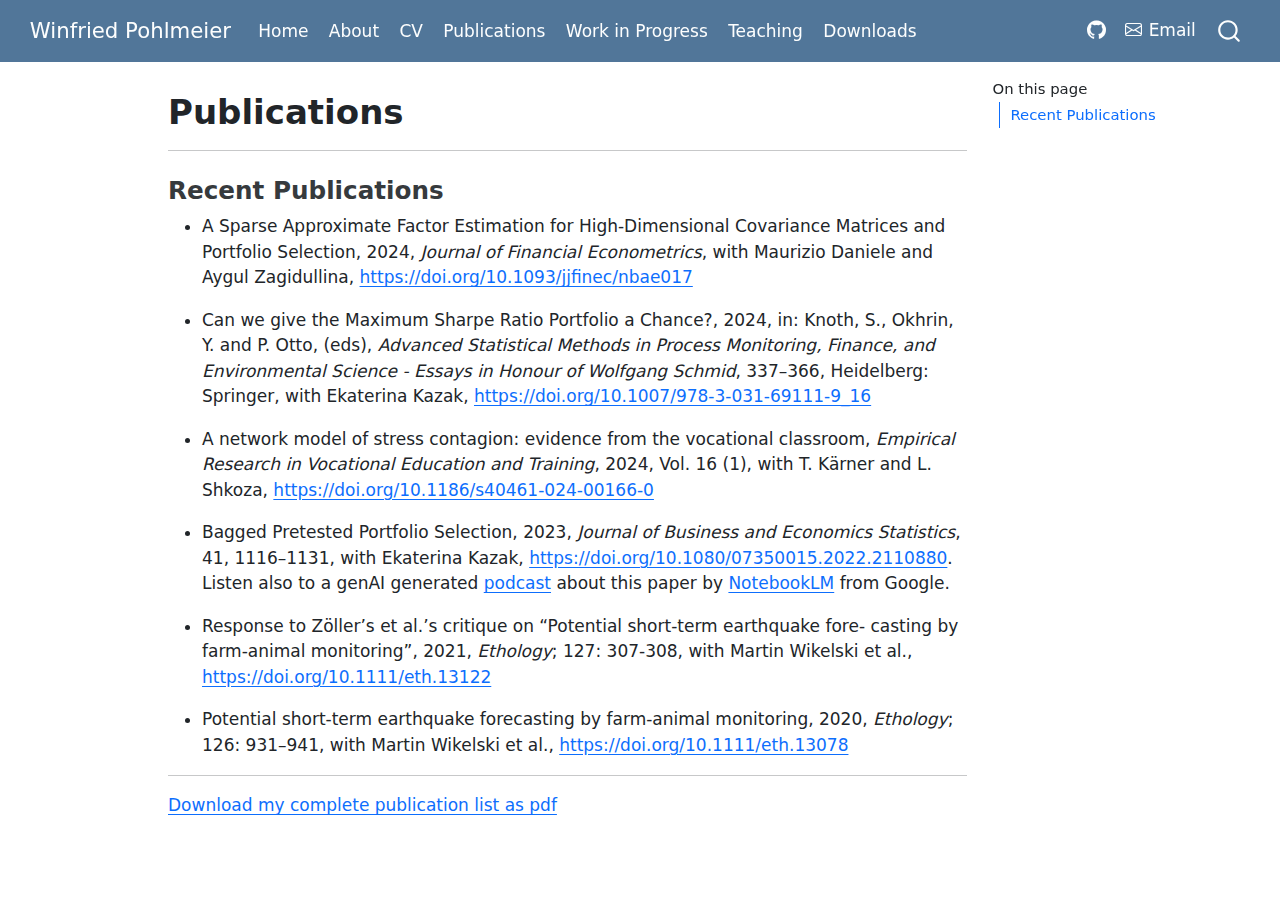
<file: pubs.html>
<!DOCTYPE html>
<html xmlns="http://www.w3.org/1999/xhtml" lang="en" xml:lang="en"><head>

<meta charset="utf-8">
<meta name="generator" content="quarto-1.5.57">

<meta name="viewport" content="width=device-width, initial-scale=1.0, user-scalable=yes">


<title>Publications – Winfried Pohlmeier</title>
<style>
code{white-space: pre-wrap;}
span.smallcaps{font-variant: small-caps;}
div.columns{display: flex; gap: min(4vw, 1.5em);}
div.column{flex: auto; overflow-x: auto;}
div.hanging-indent{margin-left: 1.5em; text-indent: -1.5em;}
ul.task-list{list-style: none;}
ul.task-list li input[type="checkbox"] {
  width: 0.8em;
  margin: 0 0.8em 0.2em -1em; /* quarto-specific, see https://github.com/quarto-dev/quarto-cli/issues/4556 */ 
  vertical-align: middle;
}
</style>


<script src="site_libs/quarto-nav/quarto-nav.js"></script>
<script src="site_libs/quarto-nav/headroom.min.js"></script>
<script src="site_libs/clipboard/clipboard.min.js"></script>
<script src="site_libs/quarto-search/autocomplete.umd.js"></script>
<script src="site_libs/quarto-search/fuse.min.js"></script>
<script src="site_libs/quarto-search/quarto-search.js"></script>
<meta name="quarto:offset" content="./">
<script src="site_libs/quarto-html/quarto.js"></script>
<script src="site_libs/quarto-html/popper.min.js"></script>
<script src="site_libs/quarto-html/tippy.umd.min.js"></script>
<script src="site_libs/quarto-html/anchor.min.js"></script>
<link href="site_libs/quarto-html/tippy.css" rel="stylesheet">
<link href="site_libs/quarto-html/quarto-syntax-highlighting.css" rel="stylesheet" id="quarto-text-highlighting-styles">
<script src="site_libs/bootstrap/bootstrap.min.js"></script>
<link href="site_libs/bootstrap/bootstrap-icons.css" rel="stylesheet">
<link href="site_libs/bootstrap/bootstrap.min.css" rel="stylesheet" id="quarto-bootstrap" data-mode="light">
<script id="quarto-search-options" type="application/json">{
  "location": "navbar",
  "copy-button": false,
  "collapse-after": 3,
  "panel-placement": "end",
  "type": "overlay",
  "limit": 50,
  "keyboard-shortcut": [
    "f",
    "/",
    "s"
  ],
  "show-item-context": false,
  "language": {
    "search-no-results-text": "No results",
    "search-matching-documents-text": "matching documents",
    "search-copy-link-title": "Copy link to search",
    "search-hide-matches-text": "Hide additional matches",
    "search-more-match-text": "more match in this document",
    "search-more-matches-text": "more matches in this document",
    "search-clear-button-title": "Clear",
    "search-text-placeholder": "",
    "search-detached-cancel-button-title": "Cancel",
    "search-submit-button-title": "Submit",
    "search-label": "Search"
  }
}</script>


<link rel="stylesheet" href="styles.css">
</head>

<body class="nav-fixed">

<div id="quarto-search-results"></div>
  <header id="quarto-header" class="headroom fixed-top">
    <nav class="navbar navbar-expand-lg " data-bs-theme="dark">
      <div class="navbar-container container-fluid">
      <div class="navbar-brand-container mx-auto">
    <a class="navbar-brand" href="./index.html">
    <span class="navbar-title">Winfried Pohlmeier</span>
    </a>
  </div>
            <div id="quarto-search" class="" title="Search"></div>
          <button class="navbar-toggler" type="button" data-bs-toggle="collapse" data-bs-target="#navbarCollapse" aria-controls="navbarCollapse" role="menu" aria-expanded="false" aria-label="Toggle navigation" onclick="if (window.quartoToggleHeadroom) { window.quartoToggleHeadroom(); }">
  <span class="navbar-toggler-icon"></span>
</button>
          <div class="collapse navbar-collapse" id="navbarCollapse">
            <ul class="navbar-nav navbar-nav-scroll me-auto">
  <li class="nav-item">
    <a class="nav-link" href="./index.html"> 
<span class="menu-text">Home</span></a>
  </li>  
  <li class="nav-item">
    <a class="nav-link" href="./about.html"> 
<span class="menu-text">About</span></a>
  </li>  
  <li class="nav-item">
    <a class="nav-link" href="./CV.html"> 
<span class="menu-text">CV</span></a>
  </li>  
  <li class="nav-item">
    <a class="nav-link active" href="./pubs.html" aria-current="page"> 
<span class="menu-text">Publications</span></a>
  </li>  
  <li class="nav-item">
    <a class="nav-link" href="./working_papers.html"> 
<span class="menu-text">Work in Progress</span></a>
  </li>  
  <li class="nav-item">
    <a class="nav-link" href="./teaching.html"> 
<span class="menu-text">Teaching</span></a>
  </li>  
  <li class="nav-item">
    <a class="nav-link" href="./downloads.html"> 
<span class="menu-text">Downloads</span></a>
  </li>  
</ul>
            <ul class="navbar-nav navbar-nav-scroll ms-auto">
  <li class="nav-item compact">
    <a class="nav-link" href="https://github.com/"> <i class="bi bi-github" role="img" aria-label="Quarto GitHub">
</i> 
<span class="menu-text"></span></a>
  </li>  
  <li class="nav-item">
    <a class="nav-link" href="mailto:Winfried.Pohlmeier@uni-konstanz.de"> <i class="bi bi-envelope" role="img">
</i> 
<span class="menu-text">Email</span></a>
  </li>  
</ul>
          </div> <!-- /navcollapse -->
            <div class="quarto-navbar-tools">
</div>
      </div> <!-- /container-fluid -->
    </nav>
</header>
<!-- content -->
<div id="quarto-content" class="quarto-container page-columns page-rows-contents page-layout-article page-navbar">
<!-- sidebar -->
<!-- margin-sidebar -->
    <div id="quarto-margin-sidebar" class="sidebar margin-sidebar">
        <nav id="TOC" role="doc-toc" class="toc-active">
    <h2 id="toc-title">On this page</h2>
   
  <ul>
  <li><a href="#recent-publications" id="toc-recent-publications" class="nav-link active" data-scroll-target="#recent-publications">Recent Publications</a></li>
  </ul>
</nav>
    </div>
<!-- main -->
<main class="content" id="quarto-document-content">

<header id="title-block-header" class="quarto-title-block default">
<div class="quarto-title">
<h1 class="title">Publications</h1>
</div>



<div class="quarto-title-meta">

    
  
    
  </div>
  


</header>


<hr>
<section id="recent-publications" class="level3">
<h3 class="anchored" data-anchor-id="recent-publications">Recent Publications</h3>
<ul>
<li><p>A Sparse Approximate Factor Estimation for High-Dimensional Covariance Matrices and Portfolio Selection, 2024, <em>Journal of Financial Econometrics</em>, with Maurizio Daniele and Aygul Zagidullina, <a href="https://doi.org/10.1093/jjfinec/nbae017" class="uri">https://doi.org/10.1093/jjfinec/nbae017</a></p></li>
<li><p>Can we give the Maximum Sharpe Ratio Portfolio a Chance?, 2024, in: Knoth, S., Okhrin, Y. and P. Otto, (eds), <em>Advanced Statistical Methods in Process Monitoring, Finance, and Environmental Science - Essays in Honour of Wolfgang Schmid</em>, 337–366, Heidelberg: Springer, with Ekaterina Kazak, <a href="https://doi.org/10.1007/978-3-031-69111-9_16" class="uri">https://doi.org/10.1007/978-3-031-69111-9_16</a></p></li>
<li><p>A network model of stress contagion: evidence from the vocational classroom, <em>Empirical Research in Vocational Education and Training</em>, 2024, Vol. 16 (1), with T. Kärner and L. Shkoza, <a href="https://doi.org/10.1186/s40461-024-00166-0" class="uri">https://doi.org/10.1186/s40461-024-00166-0</a></p></li>
<li><p>Bagged Pretested Portfolio Selection, 2023, <em>Journal of Business and Economics Statistics</em>, 41, 1116–1131, with Ekaterina Kazak, <a href="https://doi.org/10.1080/07350015.2022.2110880" class="uri">https://doi.org/10.1080/07350015.2022.2110880</a>. Listen also to a genAI generated <a href="https://cloud.uni-konstanz.de/index.php/s/54Nwedwp5KF6NYJ">podcast</a> about this paper by <a href="https://notebooklm.google/">NotebookLM</a> from Google.</p></li>
<li><p>Response to Zöller’s et al.’s critique on “Potential short-term earthquake fore- casting by farm-animal monitoring”, 2021, <em>Ethology</em>; 127: 307-308, with Martin Wikelski et al., <a href="https://doi.org/10.1111/eth.13122" class="uri">https://doi.org/10.1111/eth.13122</a></p></li>
<li><p>Potential short-term earthquake forecasting by farm-animal monitoring, 2020, <em>Ethology</em>; 126: 931–941, with Martin Wikelski et al., <a href="https://doi.org/10.1111/eth.13078" class="uri">https://doi.org/10.1111/eth.13078</a></p></li>
</ul>
<hr>
<p><a href="https://cloud.uni-konstanz.de/index.php/s/scTX7ddxbPdqcJe">Download my complete publication list as pdf</a></p>


</section>

</main> <!-- /main -->
<script id="quarto-html-after-body" type="application/javascript">
window.document.addEventListener("DOMContentLoaded", function (event) {
  const toggleBodyColorMode = (bsSheetEl) => {
    const mode = bsSheetEl.getAttribute("data-mode");
    const bodyEl = window.document.querySelector("body");
    if (mode === "dark") {
      bodyEl.classList.add("quarto-dark");
      bodyEl.classList.remove("quarto-light");
    } else {
      bodyEl.classList.add("quarto-light");
      bodyEl.classList.remove("quarto-dark");
    }
  }
  const toggleBodyColorPrimary = () => {
    const bsSheetEl = window.document.querySelector("link#quarto-bootstrap");
    if (bsSheetEl) {
      toggleBodyColorMode(bsSheetEl);
    }
  }
  toggleBodyColorPrimary();  
  const icon = "";
  const anchorJS = new window.AnchorJS();
  anchorJS.options = {
    placement: 'right',
    icon: icon
  };
  anchorJS.add('.anchored');
  const isCodeAnnotation = (el) => {
    for (const clz of el.classList) {
      if (clz.startsWith('code-annotation-')) {                     
        return true;
      }
    }
    return false;
  }
  const onCopySuccess = function(e) {
    // button target
    const button = e.trigger;
    // don't keep focus
    button.blur();
    // flash "checked"
    button.classList.add('code-copy-button-checked');
    var currentTitle = button.getAttribute("title");
    button.setAttribute("title", "Copied!");
    let tooltip;
    if (window.bootstrap) {
      button.setAttribute("data-bs-toggle", "tooltip");
      button.setAttribute("data-bs-placement", "left");
      button.setAttribute("data-bs-title", "Copied!");
      tooltip = new bootstrap.Tooltip(button, 
        { trigger: "manual", 
          customClass: "code-copy-button-tooltip",
          offset: [0, -8]});
      tooltip.show();    
    }
    setTimeout(function() {
      if (tooltip) {
        tooltip.hide();
        button.removeAttribute("data-bs-title");
        button.removeAttribute("data-bs-toggle");
        button.removeAttribute("data-bs-placement");
      }
      button.setAttribute("title", currentTitle);
      button.classList.remove('code-copy-button-checked');
    }, 1000);
    // clear code selection
    e.clearSelection();
  }
  const getTextToCopy = function(trigger) {
      const codeEl = trigger.previousElementSibling.cloneNode(true);
      for (const childEl of codeEl.children) {
        if (isCodeAnnotation(childEl)) {
          childEl.remove();
        }
      }
      return codeEl.innerText;
  }
  const clipboard = new window.ClipboardJS('.code-copy-button:not([data-in-quarto-modal])', {
    text: getTextToCopy
  });
  clipboard.on('success', onCopySuccess);
  if (window.document.getElementById('quarto-embedded-source-code-modal')) {
    // For code content inside modals, clipBoardJS needs to be initialized with a container option
    // TODO: Check when it could be a function (https://github.com/zenorocha/clipboard.js/issues/860)
    const clipboardModal = new window.ClipboardJS('.code-copy-button[data-in-quarto-modal]', {
      text: getTextToCopy,
      container: window.document.getElementById('quarto-embedded-source-code-modal')
    });
    clipboardModal.on('success', onCopySuccess);
  }
    var localhostRegex = new RegExp(/^(?:http|https):\/\/localhost\:?[0-9]*\//);
    var mailtoRegex = new RegExp(/^mailto:/);
      var filterRegex = new RegExp("https:\/\/W-Pohlmeier\.github\.io\/WP-Website\/");
    var isInternal = (href) => {
        return filterRegex.test(href) || localhostRegex.test(href) || mailtoRegex.test(href);
    }
    // Inspect non-navigation links and adorn them if external
 	var links = window.document.querySelectorAll('a[href]:not(.nav-link):not(.navbar-brand):not(.toc-action):not(.sidebar-link):not(.sidebar-item-toggle):not(.pagination-link):not(.no-external):not([aria-hidden]):not(.dropdown-item):not(.quarto-navigation-tool):not(.about-link)');
    for (var i=0; i<links.length; i++) {
      const link = links[i];
      if (!isInternal(link.href)) {
        // undo the damage that might have been done by quarto-nav.js in the case of
        // links that we want to consider external
        if (link.dataset.originalHref !== undefined) {
          link.href = link.dataset.originalHref;
        }
      }
    }
  function tippyHover(el, contentFn, onTriggerFn, onUntriggerFn) {
    const config = {
      allowHTML: true,
      maxWidth: 500,
      delay: 100,
      arrow: false,
      appendTo: function(el) {
          return el.parentElement;
      },
      interactive: true,
      interactiveBorder: 10,
      theme: 'quarto',
      placement: 'bottom-start',
    };
    if (contentFn) {
      config.content = contentFn;
    }
    if (onTriggerFn) {
      config.onTrigger = onTriggerFn;
    }
    if (onUntriggerFn) {
      config.onUntrigger = onUntriggerFn;
    }
    window.tippy(el, config); 
  }
  const noterefs = window.document.querySelectorAll('a[role="doc-noteref"]');
  for (var i=0; i<noterefs.length; i++) {
    const ref = noterefs[i];
    tippyHover(ref, function() {
      // use id or data attribute instead here
      let href = ref.getAttribute('data-footnote-href') || ref.getAttribute('href');
      try { href = new URL(href).hash; } catch {}
      const id = href.replace(/^#\/?/, "");
      const note = window.document.getElementById(id);
      if (note) {
        return note.innerHTML;
      } else {
        return "";
      }
    });
  }
  const xrefs = window.document.querySelectorAll('a.quarto-xref');
  const processXRef = (id, note) => {
    // Strip column container classes
    const stripColumnClz = (el) => {
      el.classList.remove("page-full", "page-columns");
      if (el.children) {
        for (const child of el.children) {
          stripColumnClz(child);
        }
      }
    }
    stripColumnClz(note)
    if (id === null || id.startsWith('sec-')) {
      // Special case sections, only their first couple elements
      const container = document.createElement("div");
      if (note.children && note.children.length > 2) {
        container.appendChild(note.children[0].cloneNode(true));
        for (let i = 1; i < note.children.length; i++) {
          const child = note.children[i];
          if (child.tagName === "P" && child.innerText === "") {
            continue;
          } else {
            container.appendChild(child.cloneNode(true));
            break;
          }
        }
        if (window.Quarto?.typesetMath) {
          window.Quarto.typesetMath(container);
        }
        return container.innerHTML
      } else {
        if (window.Quarto?.typesetMath) {
          window.Quarto.typesetMath(note);
        }
        return note.innerHTML;
      }
    } else {
      // Remove any anchor links if they are present
      const anchorLink = note.querySelector('a.anchorjs-link');
      if (anchorLink) {
        anchorLink.remove();
      }
      if (window.Quarto?.typesetMath) {
        window.Quarto.typesetMath(note);
      }
      // TODO in 1.5, we should make sure this works without a callout special case
      if (note.classList.contains("callout")) {
        return note.outerHTML;
      } else {
        return note.innerHTML;
      }
    }
  }
  for (var i=0; i<xrefs.length; i++) {
    const xref = xrefs[i];
    tippyHover(xref, undefined, function(instance) {
      instance.disable();
      let url = xref.getAttribute('href');
      let hash = undefined; 
      if (url.startsWith('#')) {
        hash = url;
      } else {
        try { hash = new URL(url).hash; } catch {}
      }
      if (hash) {
        const id = hash.replace(/^#\/?/, "");
        const note = window.document.getElementById(id);
        if (note !== null) {
          try {
            const html = processXRef(id, note.cloneNode(true));
            instance.setContent(html);
          } finally {
            instance.enable();
            instance.show();
          }
        } else {
          // See if we can fetch this
          fetch(url.split('#')[0])
          .then(res => res.text())
          .then(html => {
            const parser = new DOMParser();
            const htmlDoc = parser.parseFromString(html, "text/html");
            const note = htmlDoc.getElementById(id);
            if (note !== null) {
              const html = processXRef(id, note);
              instance.setContent(html);
            } 
          }).finally(() => {
            instance.enable();
            instance.show();
          });
        }
      } else {
        // See if we can fetch a full url (with no hash to target)
        // This is a special case and we should probably do some content thinning / targeting
        fetch(url)
        .then(res => res.text())
        .then(html => {
          const parser = new DOMParser();
          const htmlDoc = parser.parseFromString(html, "text/html");
          const note = htmlDoc.querySelector('main.content');
          if (note !== null) {
            // This should only happen for chapter cross references
            // (since there is no id in the URL)
            // remove the first header
            if (note.children.length > 0 && note.children[0].tagName === "HEADER") {
              note.children[0].remove();
            }
            const html = processXRef(null, note);
            instance.setContent(html);
          } 
        }).finally(() => {
          instance.enable();
          instance.show();
        });
      }
    }, function(instance) {
    });
  }
      let selectedAnnoteEl;
      const selectorForAnnotation = ( cell, annotation) => {
        let cellAttr = 'data-code-cell="' + cell + '"';
        let lineAttr = 'data-code-annotation="' +  annotation + '"';
        const selector = 'span[' + cellAttr + '][' + lineAttr + ']';
        return selector;
      }
      const selectCodeLines = (annoteEl) => {
        const doc = window.document;
        const targetCell = annoteEl.getAttribute("data-target-cell");
        const targetAnnotation = annoteEl.getAttribute("data-target-annotation");
        const annoteSpan = window.document.querySelector(selectorForAnnotation(targetCell, targetAnnotation));
        const lines = annoteSpan.getAttribute("data-code-lines").split(",");
        const lineIds = lines.map((line) => {
          return targetCell + "-" + line;
        })
        let top = null;
        let height = null;
        let parent = null;
        if (lineIds.length > 0) {
            //compute the position of the single el (top and bottom and make a div)
            const el = window.document.getElementById(lineIds[0]);
            top = el.offsetTop;
            height = el.offsetHeight;
            parent = el.parentElement.parentElement;
          if (lineIds.length > 1) {
            const lastEl = window.document.getElementById(lineIds[lineIds.length - 1]);
            const bottom = lastEl.offsetTop + lastEl.offsetHeight;
            height = bottom - top;
          }
          if (top !== null && height !== null && parent !== null) {
            // cook up a div (if necessary) and position it 
            let div = window.document.getElementById("code-annotation-line-highlight");
            if (div === null) {
              div = window.document.createElement("div");
              div.setAttribute("id", "code-annotation-line-highlight");
              div.style.position = 'absolute';
              parent.appendChild(div);
            }
            div.style.top = top - 2 + "px";
            div.style.height = height + 4 + "px";
            div.style.left = 0;
            let gutterDiv = window.document.getElementById("code-annotation-line-highlight-gutter");
            if (gutterDiv === null) {
              gutterDiv = window.document.createElement("div");
              gutterDiv.setAttribute("id", "code-annotation-line-highlight-gutter");
              gutterDiv.style.position = 'absolute';
              const codeCell = window.document.getElementById(targetCell);
              const gutter = codeCell.querySelector('.code-annotation-gutter');
              gutter.appendChild(gutterDiv);
            }
            gutterDiv.style.top = top - 2 + "px";
            gutterDiv.style.height = height + 4 + "px";
          }
          selectedAnnoteEl = annoteEl;
        }
      };
      const unselectCodeLines = () => {
        const elementsIds = ["code-annotation-line-highlight", "code-annotation-line-highlight-gutter"];
        elementsIds.forEach((elId) => {
          const div = window.document.getElementById(elId);
          if (div) {
            div.remove();
          }
        });
        selectedAnnoteEl = undefined;
      };
        // Handle positioning of the toggle
    window.addEventListener(
      "resize",
      throttle(() => {
        elRect = undefined;
        if (selectedAnnoteEl) {
          selectCodeLines(selectedAnnoteEl);
        }
      }, 10)
    );
    function throttle(fn, ms) {
    let throttle = false;
    let timer;
      return (...args) => {
        if(!throttle) { // first call gets through
            fn.apply(this, args);
            throttle = true;
        } else { // all the others get throttled
            if(timer) clearTimeout(timer); // cancel #2
            timer = setTimeout(() => {
              fn.apply(this, args);
              timer = throttle = false;
            }, ms);
        }
      };
    }
      // Attach click handler to the DT
      const annoteDls = window.document.querySelectorAll('dt[data-target-cell]');
      for (const annoteDlNode of annoteDls) {
        annoteDlNode.addEventListener('click', (event) => {
          const clickedEl = event.target;
          if (clickedEl !== selectedAnnoteEl) {
            unselectCodeLines();
            const activeEl = window.document.querySelector('dt[data-target-cell].code-annotation-active');
            if (activeEl) {
              activeEl.classList.remove('code-annotation-active');
            }
            selectCodeLines(clickedEl);
            clickedEl.classList.add('code-annotation-active');
          } else {
            // Unselect the line
            unselectCodeLines();
            clickedEl.classList.remove('code-annotation-active');
          }
        });
      }
  const findCites = (el) => {
    const parentEl = el.parentElement;
    if (parentEl) {
      const cites = parentEl.dataset.cites;
      if (cites) {
        return {
          el,
          cites: cites.split(' ')
        };
      } else {
        return findCites(el.parentElement)
      }
    } else {
      return undefined;
    }
  };
  var bibliorefs = window.document.querySelectorAll('a[role="doc-biblioref"]');
  for (var i=0; i<bibliorefs.length; i++) {
    const ref = bibliorefs[i];
    const citeInfo = findCites(ref);
    if (citeInfo) {
      tippyHover(citeInfo.el, function() {
        var popup = window.document.createElement('div');
        citeInfo.cites.forEach(function(cite) {
          var citeDiv = window.document.createElement('div');
          citeDiv.classList.add('hanging-indent');
          citeDiv.classList.add('csl-entry');
          var biblioDiv = window.document.getElementById('ref-' + cite);
          if (biblioDiv) {
            citeDiv.innerHTML = biblioDiv.innerHTML;
          }
          popup.appendChild(citeDiv);
        });
        return popup.innerHTML;
      });
    }
  }
});
</script>
</div> <!-- /content -->




</body></html>
</file>
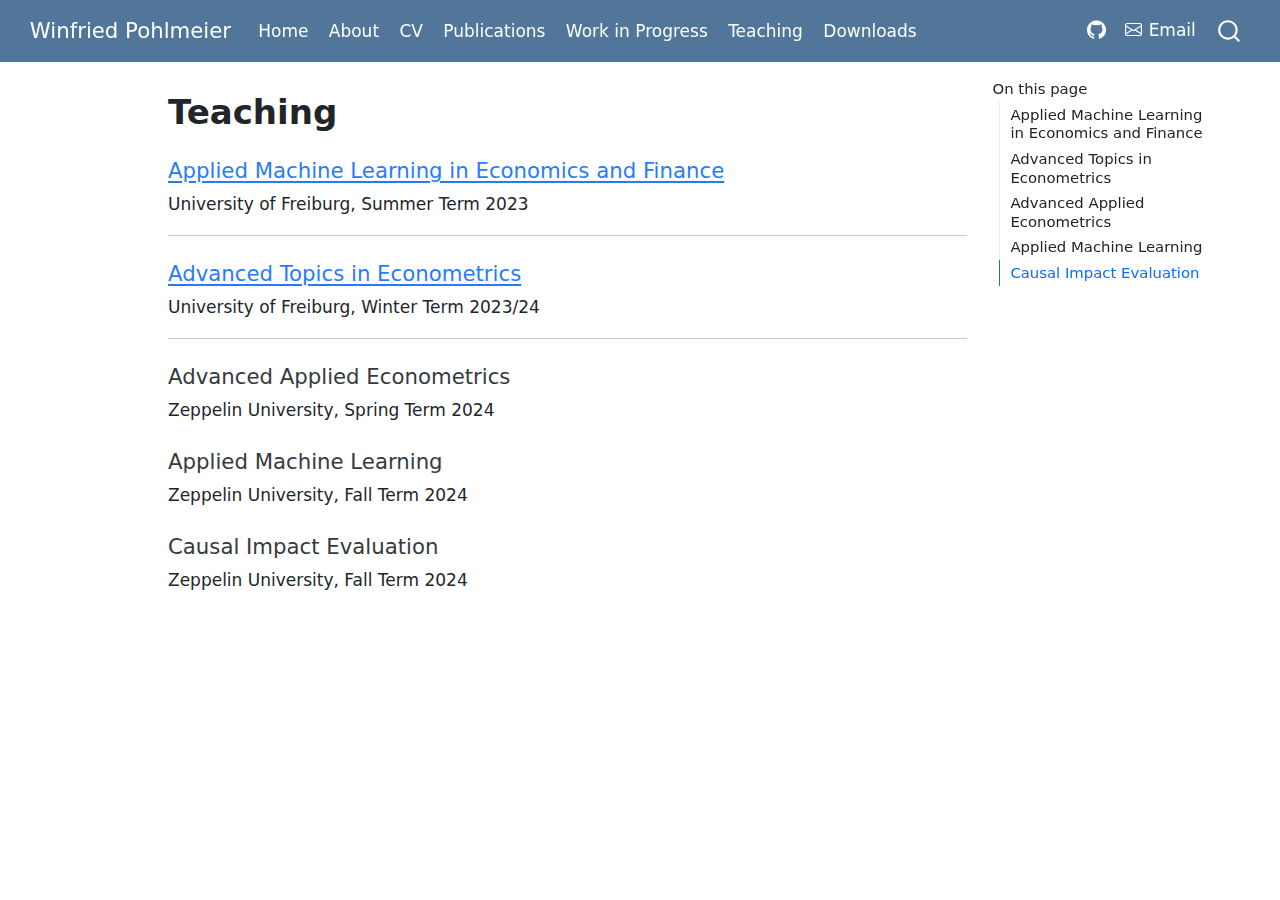
<file: teaching.html>
<!DOCTYPE html>
<html xmlns="http://www.w3.org/1999/xhtml" lang="en" xml:lang="en"><head>

<meta charset="utf-8">
<meta name="generator" content="quarto-1.5.57">

<meta name="viewport" content="width=device-width, initial-scale=1.0, user-scalable=yes">


<title>Teaching – Winfried Pohlmeier</title>
<style>
code{white-space: pre-wrap;}
span.smallcaps{font-variant: small-caps;}
div.columns{display: flex; gap: min(4vw, 1.5em);}
div.column{flex: auto; overflow-x: auto;}
div.hanging-indent{margin-left: 1.5em; text-indent: -1.5em;}
ul.task-list{list-style: none;}
ul.task-list li input[type="checkbox"] {
  width: 0.8em;
  margin: 0 0.8em 0.2em -1em; /* quarto-specific, see https://github.com/quarto-dev/quarto-cli/issues/4556 */ 
  vertical-align: middle;
}
</style>


<script src="site_libs/quarto-nav/quarto-nav.js"></script>
<script src="site_libs/quarto-nav/headroom.min.js"></script>
<script src="site_libs/clipboard/clipboard.min.js"></script>
<script src="site_libs/quarto-search/autocomplete.umd.js"></script>
<script src="site_libs/quarto-search/fuse.min.js"></script>
<script src="site_libs/quarto-search/quarto-search.js"></script>
<meta name="quarto:offset" content="./">
<script src="site_libs/quarto-html/quarto.js"></script>
<script src="site_libs/quarto-html/popper.min.js"></script>
<script src="site_libs/quarto-html/tippy.umd.min.js"></script>
<script src="site_libs/quarto-html/anchor.min.js"></script>
<link href="site_libs/quarto-html/tippy.css" rel="stylesheet">
<link href="site_libs/quarto-html/quarto-syntax-highlighting.css" rel="stylesheet" id="quarto-text-highlighting-styles">
<script src="site_libs/bootstrap/bootstrap.min.js"></script>
<link href="site_libs/bootstrap/bootstrap-icons.css" rel="stylesheet">
<link href="site_libs/bootstrap/bootstrap.min.css" rel="stylesheet" id="quarto-bootstrap" data-mode="light">
<script id="quarto-search-options" type="application/json">{
  "location": "navbar",
  "copy-button": false,
  "collapse-after": 3,
  "panel-placement": "end",
  "type": "overlay",
  "limit": 50,
  "keyboard-shortcut": [
    "f",
    "/",
    "s"
  ],
  "show-item-context": false,
  "language": {
    "search-no-results-text": "No results",
    "search-matching-documents-text": "matching documents",
    "search-copy-link-title": "Copy link to search",
    "search-hide-matches-text": "Hide additional matches",
    "search-more-match-text": "more match in this document",
    "search-more-matches-text": "more matches in this document",
    "search-clear-button-title": "Clear",
    "search-text-placeholder": "",
    "search-detached-cancel-button-title": "Cancel",
    "search-submit-button-title": "Submit",
    "search-label": "Search"
  }
}</script>


<link rel="stylesheet" href="styles.css">
</head>

<body class="nav-fixed">

<div id="quarto-search-results"></div>
  <header id="quarto-header" class="headroom fixed-top">
    <nav class="navbar navbar-expand-lg " data-bs-theme="dark">
      <div class="navbar-container container-fluid">
      <div class="navbar-brand-container mx-auto">
    <a class="navbar-brand" href="./index.html">
    <span class="navbar-title">Winfried Pohlmeier</span>
    </a>
  </div>
            <div id="quarto-search" class="" title="Search"></div>
          <button class="navbar-toggler" type="button" data-bs-toggle="collapse" data-bs-target="#navbarCollapse" aria-controls="navbarCollapse" role="menu" aria-expanded="false" aria-label="Toggle navigation" onclick="if (window.quartoToggleHeadroom) { window.quartoToggleHeadroom(); }">
  <span class="navbar-toggler-icon"></span>
</button>
          <div class="collapse navbar-collapse" id="navbarCollapse">
            <ul class="navbar-nav navbar-nav-scroll me-auto">
  <li class="nav-item">
    <a class="nav-link" href="./index.html"> 
<span class="menu-text">Home</span></a>
  </li>  
  <li class="nav-item">
    <a class="nav-link" href="./about.html"> 
<span class="menu-text">About</span></a>
  </li>  
  <li class="nav-item">
    <a class="nav-link" href="./CV.html"> 
<span class="menu-text">CV</span></a>
  </li>  
  <li class="nav-item">
    <a class="nav-link" href="./pubs.html"> 
<span class="menu-text">Publications</span></a>
  </li>  
  <li class="nav-item">
    <a class="nav-link" href="./working_papers.html"> 
<span class="menu-text">Work in Progress</span></a>
  </li>  
  <li class="nav-item">
    <a class="nav-link active" href="./teaching.html" aria-current="page"> 
<span class="menu-text">Teaching</span></a>
  </li>  
  <li class="nav-item">
    <a class="nav-link" href="./downloads.html"> 
<span class="menu-text">Downloads</span></a>
  </li>  
</ul>
            <ul class="navbar-nav navbar-nav-scroll ms-auto">
  <li class="nav-item compact">
    <a class="nav-link" href="https://github.com/"> <i class="bi bi-github" role="img" aria-label="Quarto GitHub">
</i> 
<span class="menu-text"></span></a>
  </li>  
  <li class="nav-item">
    <a class="nav-link" href="mailto:Winfried.Pohlmeier@uni-konstanz.de"> <i class="bi bi-envelope" role="img">
</i> 
<span class="menu-text">Email</span></a>
  </li>  
</ul>
          </div> <!-- /navcollapse -->
            <div class="quarto-navbar-tools">
</div>
      </div> <!-- /container-fluid -->
    </nav>
</header>
<!-- content -->
<div id="quarto-content" class="quarto-container page-columns page-rows-contents page-layout-article page-navbar">
<!-- sidebar -->
<!-- margin-sidebar -->
    <div id="quarto-margin-sidebar" class="sidebar margin-sidebar">
        <nav id="TOC" role="doc-toc" class="toc-active">
    <h2 id="toc-title">On this page</h2>
   
  <ul>
  <li><a href="#applied-machine-learning-in-economics-and-finance" id="toc-applied-machine-learning-in-economics-and-finance" class="nav-link active" data-scroll-target="#applied-machine-learning-in-economics-and-finance">Applied Machine Learning in Economics and Finance</a></li>
  <li><a href="#advanced-topics-in-econometrics" id="toc-advanced-topics-in-econometrics" class="nav-link" data-scroll-target="#advanced-topics-in-econometrics">Advanced Topics in Econometrics</a></li>
  <li><a href="#advanced-applied-econometrics" id="toc-advanced-applied-econometrics" class="nav-link" data-scroll-target="#advanced-applied-econometrics">Advanced Applied Econometrics</a></li>
  <li><a href="#applied-machine-learning" id="toc-applied-machine-learning" class="nav-link" data-scroll-target="#applied-machine-learning">Applied Machine Learning</a></li>
  <li><a href="#causal-impact-evaluation" id="toc-causal-impact-evaluation" class="nav-link" data-scroll-target="#causal-impact-evaluation">Causal Impact Evaluation</a></li>
  </ul>
</nav>
    </div>
<!-- main -->
<main class="content" id="quarto-document-content">

<header id="title-block-header" class="quarto-title-block default">
<div class="quarto-title">
<h1 class="title">Teaching</h1>
</div>



<div class="quarto-title-meta">

    
  
    
  </div>
  


</header>


<section id="applied-machine-learning-in-economics-and-finance" class="level4">
<h4 class="anchored" data-anchor-id="applied-machine-learning-in-economics-and-finance"><a href="https://www.econometrics.uni-freiburg.de/de/lehre/sommersemester-2023/applied-machine-learning-in-economics-and-finance">Applied Machine Learning in Economics and Finance</a></h4>
<p>University of Freiburg, Summer Term 2023</p>
<hr>
</section>
<section id="advanced-topics-in-econometrics" class="level4">
<h4 class="anchored" data-anchor-id="advanced-topics-in-econometrics"><a href="https://www.econometrics.uni-freiburg.de/de/lehre/wintersemester-2023-2024/advanced-topics-in-econometrics">Advanced Topics in Econometrics</a></h4>
<p>University of Freiburg, Winter Term 2023/24</p>
<hr>
</section>
<section id="advanced-applied-econometrics" class="level4">
<h4 class="anchored" data-anchor-id="advanced-applied-econometrics">Advanced Applied Econometrics</h4>
<p>Zeppelin University, Spring Term 2024</p>
<!--
(https://zuhause.zeppelin-university.net/scripts/mgrqispi.dll?APPNAME=CampusNet&PRGNAME=COURSEDETAILS&ARGUMENTS=-N000000000000001,-N000748,-N0,-N388123110508214,-N388123110590215,-N0,-N0,-N0)

-->
</section>
<section id="applied-machine-learning" class="level4">
<h4 class="anchored" data-anchor-id="applied-machine-learning">Applied Machine Learning</h4>
<p>Zeppelin University, Fall Term 2024</p>
</section>
<section id="causal-impact-evaluation" class="level4">
<h4 class="anchored" data-anchor-id="causal-impact-evaluation">Causal Impact Evaluation</h4>
<p>Zeppelin University, Fall Term 2024</p>


</section>

</main> <!-- /main -->
<script id="quarto-html-after-body" type="application/javascript">
window.document.addEventListener("DOMContentLoaded", function (event) {
  const toggleBodyColorMode = (bsSheetEl) => {
    const mode = bsSheetEl.getAttribute("data-mode");
    const bodyEl = window.document.querySelector("body");
    if (mode === "dark") {
      bodyEl.classList.add("quarto-dark");
      bodyEl.classList.remove("quarto-light");
    } else {
      bodyEl.classList.add("quarto-light");
      bodyEl.classList.remove("quarto-dark");
    }
  }
  const toggleBodyColorPrimary = () => {
    const bsSheetEl = window.document.querySelector("link#quarto-bootstrap");
    if (bsSheetEl) {
      toggleBodyColorMode(bsSheetEl);
    }
  }
  toggleBodyColorPrimary();  
  const icon = "";
  const anchorJS = new window.AnchorJS();
  anchorJS.options = {
    placement: 'right',
    icon: icon
  };
  anchorJS.add('.anchored');
  const isCodeAnnotation = (el) => {
    for (const clz of el.classList) {
      if (clz.startsWith('code-annotation-')) {                     
        return true;
      }
    }
    return false;
  }
  const onCopySuccess = function(e) {
    // button target
    const button = e.trigger;
    // don't keep focus
    button.blur();
    // flash "checked"
    button.classList.add('code-copy-button-checked');
    var currentTitle = button.getAttribute("title");
    button.setAttribute("title", "Copied!");
    let tooltip;
    if (window.bootstrap) {
      button.setAttribute("data-bs-toggle", "tooltip");
      button.setAttribute("data-bs-placement", "left");
      button.setAttribute("data-bs-title", "Copied!");
      tooltip = new bootstrap.Tooltip(button, 
        { trigger: "manual", 
          customClass: "code-copy-button-tooltip",
          offset: [0, -8]});
      tooltip.show();    
    }
    setTimeout(function() {
      if (tooltip) {
        tooltip.hide();
        button.removeAttribute("data-bs-title");
        button.removeAttribute("data-bs-toggle");
        button.removeAttribute("data-bs-placement");
      }
      button.setAttribute("title", currentTitle);
      button.classList.remove('code-copy-button-checked');
    }, 1000);
    // clear code selection
    e.clearSelection();
  }
  const getTextToCopy = function(trigger) {
      const codeEl = trigger.previousElementSibling.cloneNode(true);
      for (const childEl of codeEl.children) {
        if (isCodeAnnotation(childEl)) {
          childEl.remove();
        }
      }
      return codeEl.innerText;
  }
  const clipboard = new window.ClipboardJS('.code-copy-button:not([data-in-quarto-modal])', {
    text: getTextToCopy
  });
  clipboard.on('success', onCopySuccess);
  if (window.document.getElementById('quarto-embedded-source-code-modal')) {
    // For code content inside modals, clipBoardJS needs to be initialized with a container option
    // TODO: Check when it could be a function (https://github.com/zenorocha/clipboard.js/issues/860)
    const clipboardModal = new window.ClipboardJS('.code-copy-button[data-in-quarto-modal]', {
      text: getTextToCopy,
      container: window.document.getElementById('quarto-embedded-source-code-modal')
    });
    clipboardModal.on('success', onCopySuccess);
  }
    var localhostRegex = new RegExp(/^(?:http|https):\/\/localhost\:?[0-9]*\//);
    var mailtoRegex = new RegExp(/^mailto:/);
      var filterRegex = new RegExp("https:\/\/W-Pohlmeier\.github\.io\/WP-Website\/");
    var isInternal = (href) => {
        return filterRegex.test(href) || localhostRegex.test(href) || mailtoRegex.test(href);
    }
    // Inspect non-navigation links and adorn them if external
 	var links = window.document.querySelectorAll('a[href]:not(.nav-link):not(.navbar-brand):not(.toc-action):not(.sidebar-link):not(.sidebar-item-toggle):not(.pagination-link):not(.no-external):not([aria-hidden]):not(.dropdown-item):not(.quarto-navigation-tool):not(.about-link)');
    for (var i=0; i<links.length; i++) {
      const link = links[i];
      if (!isInternal(link.href)) {
        // undo the damage that might have been done by quarto-nav.js in the case of
        // links that we want to consider external
        if (link.dataset.originalHref !== undefined) {
          link.href = link.dataset.originalHref;
        }
      }
    }
  function tippyHover(el, contentFn, onTriggerFn, onUntriggerFn) {
    const config = {
      allowHTML: true,
      maxWidth: 500,
      delay: 100,
      arrow: false,
      appendTo: function(el) {
          return el.parentElement;
      },
      interactive: true,
      interactiveBorder: 10,
      theme: 'quarto',
      placement: 'bottom-start',
    };
    if (contentFn) {
      config.content = contentFn;
    }
    if (onTriggerFn) {
      config.onTrigger = onTriggerFn;
    }
    if (onUntriggerFn) {
      config.onUntrigger = onUntriggerFn;
    }
    window.tippy(el, config); 
  }
  const noterefs = window.document.querySelectorAll('a[role="doc-noteref"]');
  for (var i=0; i<noterefs.length; i++) {
    const ref = noterefs[i];
    tippyHover(ref, function() {
      // use id or data attribute instead here
      let href = ref.getAttribute('data-footnote-href') || ref.getAttribute('href');
      try { href = new URL(href).hash; } catch {}
      const id = href.replace(/^#\/?/, "");
      const note = window.document.getElementById(id);
      if (note) {
        return note.innerHTML;
      } else {
        return "";
      }
    });
  }
  const xrefs = window.document.querySelectorAll('a.quarto-xref');
  const processXRef = (id, note) => {
    // Strip column container classes
    const stripColumnClz = (el) => {
      el.classList.remove("page-full", "page-columns");
      if (el.children) {
        for (const child of el.children) {
          stripColumnClz(child);
        }
      }
    }
    stripColumnClz(note)
    if (id === null || id.startsWith('sec-')) {
      // Special case sections, only their first couple elements
      const container = document.createElement("div");
      if (note.children && note.children.length > 2) {
        container.appendChild(note.children[0].cloneNode(true));
        for (let i = 1; i < note.children.length; i++) {
          const child = note.children[i];
          if (child.tagName === "P" && child.innerText === "") {
            continue;
          } else {
            container.appendChild(child.cloneNode(true));
            break;
          }
        }
        if (window.Quarto?.typesetMath) {
          window.Quarto.typesetMath(container);
        }
        return container.innerHTML
      } else {
        if (window.Quarto?.typesetMath) {
          window.Quarto.typesetMath(note);
        }
        return note.innerHTML;
      }
    } else {
      // Remove any anchor links if they are present
      const anchorLink = note.querySelector('a.anchorjs-link');
      if (anchorLink) {
        anchorLink.remove();
      }
      if (window.Quarto?.typesetMath) {
        window.Quarto.typesetMath(note);
      }
      // TODO in 1.5, we should make sure this works without a callout special case
      if (note.classList.contains("callout")) {
        return note.outerHTML;
      } else {
        return note.innerHTML;
      }
    }
  }
  for (var i=0; i<xrefs.length; i++) {
    const xref = xrefs[i];
    tippyHover(xref, undefined, function(instance) {
      instance.disable();
      let url = xref.getAttribute('href');
      let hash = undefined; 
      if (url.startsWith('#')) {
        hash = url;
      } else {
        try { hash = new URL(url).hash; } catch {}
      }
      if (hash) {
        const id = hash.replace(/^#\/?/, "");
        const note = window.document.getElementById(id);
        if (note !== null) {
          try {
            const html = processXRef(id, note.cloneNode(true));
            instance.setContent(html);
          } finally {
            instance.enable();
            instance.show();
          }
        } else {
          // See if we can fetch this
          fetch(url.split('#')[0])
          .then(res => res.text())
          .then(html => {
            const parser = new DOMParser();
            const htmlDoc = parser.parseFromString(html, "text/html");
            const note = htmlDoc.getElementById(id);
            if (note !== null) {
              const html = processXRef(id, note);
              instance.setContent(html);
            } 
          }).finally(() => {
            instance.enable();
            instance.show();
          });
        }
      } else {
        // See if we can fetch a full url (with no hash to target)
        // This is a special case and we should probably do some content thinning / targeting
        fetch(url)
        .then(res => res.text())
        .then(html => {
          const parser = new DOMParser();
          const htmlDoc = parser.parseFromString(html, "text/html");
          const note = htmlDoc.querySelector('main.content');
          if (note !== null) {
            // This should only happen for chapter cross references
            // (since there is no id in the URL)
            // remove the first header
            if (note.children.length > 0 && note.children[0].tagName === "HEADER") {
              note.children[0].remove();
            }
            const html = processXRef(null, note);
            instance.setContent(html);
          } 
        }).finally(() => {
          instance.enable();
          instance.show();
        });
      }
    }, function(instance) {
    });
  }
      let selectedAnnoteEl;
      const selectorForAnnotation = ( cell, annotation) => {
        let cellAttr = 'data-code-cell="' + cell + '"';
        let lineAttr = 'data-code-annotation="' +  annotation + '"';
        const selector = 'span[' + cellAttr + '][' + lineAttr + ']';
        return selector;
      }
      const selectCodeLines = (annoteEl) => {
        const doc = window.document;
        const targetCell = annoteEl.getAttribute("data-target-cell");
        const targetAnnotation = annoteEl.getAttribute("data-target-annotation");
        const annoteSpan = window.document.querySelector(selectorForAnnotation(targetCell, targetAnnotation));
        const lines = annoteSpan.getAttribute("data-code-lines").split(",");
        const lineIds = lines.map((line) => {
          return targetCell + "-" + line;
        })
        let top = null;
        let height = null;
        let parent = null;
        if (lineIds.length > 0) {
            //compute the position of the single el (top and bottom and make a div)
            const el = window.document.getElementById(lineIds[0]);
            top = el.offsetTop;
            height = el.offsetHeight;
            parent = el.parentElement.parentElement;
          if (lineIds.length > 1) {
            const lastEl = window.document.getElementById(lineIds[lineIds.length - 1]);
            const bottom = lastEl.offsetTop + lastEl.offsetHeight;
            height = bottom - top;
          }
          if (top !== null && height !== null && parent !== null) {
            // cook up a div (if necessary) and position it 
            let div = window.document.getElementById("code-annotation-line-highlight");
            if (div === null) {
              div = window.document.createElement("div");
              div.setAttribute("id", "code-annotation-line-highlight");
              div.style.position = 'absolute';
              parent.appendChild(div);
            }
            div.style.top = top - 2 + "px";
            div.style.height = height + 4 + "px";
            div.style.left = 0;
            let gutterDiv = window.document.getElementById("code-annotation-line-highlight-gutter");
            if (gutterDiv === null) {
              gutterDiv = window.document.createElement("div");
              gutterDiv.setAttribute("id", "code-annotation-line-highlight-gutter");
              gutterDiv.style.position = 'absolute';
              const codeCell = window.document.getElementById(targetCell);
              const gutter = codeCell.querySelector('.code-annotation-gutter');
              gutter.appendChild(gutterDiv);
            }
            gutterDiv.style.top = top - 2 + "px";
            gutterDiv.style.height = height + 4 + "px";
          }
          selectedAnnoteEl = annoteEl;
        }
      };
      const unselectCodeLines = () => {
        const elementsIds = ["code-annotation-line-highlight", "code-annotation-line-highlight-gutter"];
        elementsIds.forEach((elId) => {
          const div = window.document.getElementById(elId);
          if (div) {
            div.remove();
          }
        });
        selectedAnnoteEl = undefined;
      };
        // Handle positioning of the toggle
    window.addEventListener(
      "resize",
      throttle(() => {
        elRect = undefined;
        if (selectedAnnoteEl) {
          selectCodeLines(selectedAnnoteEl);
        }
      }, 10)
    );
    function throttle(fn, ms) {
    let throttle = false;
    let timer;
      return (...args) => {
        if(!throttle) { // first call gets through
            fn.apply(this, args);
            throttle = true;
        } else { // all the others get throttled
            if(timer) clearTimeout(timer); // cancel #2
            timer = setTimeout(() => {
              fn.apply(this, args);
              timer = throttle = false;
            }, ms);
        }
      };
    }
      // Attach click handler to the DT
      const annoteDls = window.document.querySelectorAll('dt[data-target-cell]');
      for (const annoteDlNode of annoteDls) {
        annoteDlNode.addEventListener('click', (event) => {
          const clickedEl = event.target;
          if (clickedEl !== selectedAnnoteEl) {
            unselectCodeLines();
            const activeEl = window.document.querySelector('dt[data-target-cell].code-annotation-active');
            if (activeEl) {
              activeEl.classList.remove('code-annotation-active');
            }
            selectCodeLines(clickedEl);
            clickedEl.classList.add('code-annotation-active');
          } else {
            // Unselect the line
            unselectCodeLines();
            clickedEl.classList.remove('code-annotation-active');
          }
        });
      }
  const findCites = (el) => {
    const parentEl = el.parentElement;
    if (parentEl) {
      const cites = parentEl.dataset.cites;
      if (cites) {
        return {
          el,
          cites: cites.split(' ')
        };
      } else {
        return findCites(el.parentElement)
      }
    } else {
      return undefined;
    }
  };
  var bibliorefs = window.document.querySelectorAll('a[role="doc-biblioref"]');
  for (var i=0; i<bibliorefs.length; i++) {
    const ref = bibliorefs[i];
    const citeInfo = findCites(ref);
    if (citeInfo) {
      tippyHover(citeInfo.el, function() {
        var popup = window.document.createElement('div');
        citeInfo.cites.forEach(function(cite) {
          var citeDiv = window.document.createElement('div');
          citeDiv.classList.add('hanging-indent');
          citeDiv.classList.add('csl-entry');
          var biblioDiv = window.document.getElementById('ref-' + cite);
          if (biblioDiv) {
            citeDiv.innerHTML = biblioDiv.innerHTML;
          }
          popup.appendChild(citeDiv);
        });
        return popup.innerHTML;
      });
    }
  }
});
</script>
</div> <!-- /content -->




</body></html>
</file>
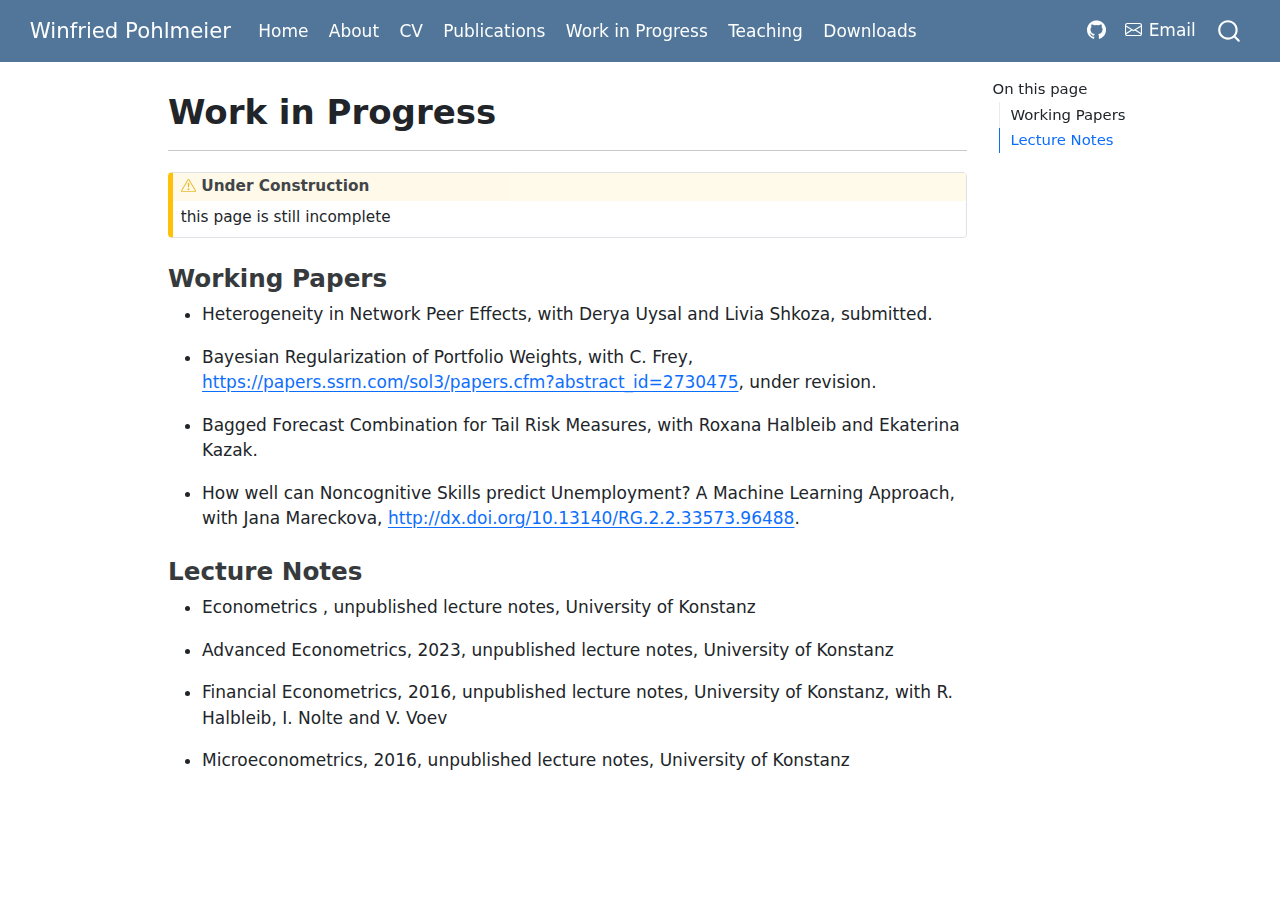
<file: working_papers.html>
<!DOCTYPE html>
<html xmlns="http://www.w3.org/1999/xhtml" lang="en" xml:lang="en"><head>

<meta charset="utf-8">
<meta name="generator" content="quarto-1.5.57">

<meta name="viewport" content="width=device-width, initial-scale=1.0, user-scalable=yes">


<title>Work in Progress – Winfried Pohlmeier</title>
<style>
code{white-space: pre-wrap;}
span.smallcaps{font-variant: small-caps;}
div.columns{display: flex; gap: min(4vw, 1.5em);}
div.column{flex: auto; overflow-x: auto;}
div.hanging-indent{margin-left: 1.5em; text-indent: -1.5em;}
ul.task-list{list-style: none;}
ul.task-list li input[type="checkbox"] {
  width: 0.8em;
  margin: 0 0.8em 0.2em -1em; /* quarto-specific, see https://github.com/quarto-dev/quarto-cli/issues/4556 */ 
  vertical-align: middle;
}
</style>


<script src="site_libs/quarto-nav/quarto-nav.js"></script>
<script src="site_libs/quarto-nav/headroom.min.js"></script>
<script src="site_libs/clipboard/clipboard.min.js"></script>
<script src="site_libs/quarto-search/autocomplete.umd.js"></script>
<script src="site_libs/quarto-search/fuse.min.js"></script>
<script src="site_libs/quarto-search/quarto-search.js"></script>
<meta name="quarto:offset" content="./">
<script src="site_libs/quarto-html/quarto.js"></script>
<script src="site_libs/quarto-html/popper.min.js"></script>
<script src="site_libs/quarto-html/tippy.umd.min.js"></script>
<script src="site_libs/quarto-html/anchor.min.js"></script>
<link href="site_libs/quarto-html/tippy.css" rel="stylesheet">
<link href="site_libs/quarto-html/quarto-syntax-highlighting.css" rel="stylesheet" id="quarto-text-highlighting-styles">
<script src="site_libs/bootstrap/bootstrap.min.js"></script>
<link href="site_libs/bootstrap/bootstrap-icons.css" rel="stylesheet">
<link href="site_libs/bootstrap/bootstrap.min.css" rel="stylesheet" id="quarto-bootstrap" data-mode="light">
<script id="quarto-search-options" type="application/json">{
  "location": "navbar",
  "copy-button": false,
  "collapse-after": 3,
  "panel-placement": "end",
  "type": "overlay",
  "limit": 50,
  "keyboard-shortcut": [
    "f",
    "/",
    "s"
  ],
  "show-item-context": false,
  "language": {
    "search-no-results-text": "No results",
    "search-matching-documents-text": "matching documents",
    "search-copy-link-title": "Copy link to search",
    "search-hide-matches-text": "Hide additional matches",
    "search-more-match-text": "more match in this document",
    "search-more-matches-text": "more matches in this document",
    "search-clear-button-title": "Clear",
    "search-text-placeholder": "",
    "search-detached-cancel-button-title": "Cancel",
    "search-submit-button-title": "Submit",
    "search-label": "Search"
  }
}</script>


<link rel="stylesheet" href="styles.css">
</head>

<body class="nav-fixed">

<div id="quarto-search-results"></div>
  <header id="quarto-header" class="headroom fixed-top">
    <nav class="navbar navbar-expand-lg " data-bs-theme="dark">
      <div class="navbar-container container-fluid">
      <div class="navbar-brand-container mx-auto">
    <a class="navbar-brand" href="./index.html">
    <span class="navbar-title">Winfried Pohlmeier</span>
    </a>
  </div>
            <div id="quarto-search" class="" title="Search"></div>
          <button class="navbar-toggler" type="button" data-bs-toggle="collapse" data-bs-target="#navbarCollapse" aria-controls="navbarCollapse" role="menu" aria-expanded="false" aria-label="Toggle navigation" onclick="if (window.quartoToggleHeadroom) { window.quartoToggleHeadroom(); }">
  <span class="navbar-toggler-icon"></span>
</button>
          <div class="collapse navbar-collapse" id="navbarCollapse">
            <ul class="navbar-nav navbar-nav-scroll me-auto">
  <li class="nav-item">
    <a class="nav-link" href="./index.html"> 
<span class="menu-text">Home</span></a>
  </li>  
  <li class="nav-item">
    <a class="nav-link" href="./about.html"> 
<span class="menu-text">About</span></a>
  </li>  
  <li class="nav-item">
    <a class="nav-link" href="./CV.html"> 
<span class="menu-text">CV</span></a>
  </li>  
  <li class="nav-item">
    <a class="nav-link" href="./pubs.html"> 
<span class="menu-text">Publications</span></a>
  </li>  
  <li class="nav-item">
    <a class="nav-link active" href="./working_papers.html" aria-current="page"> 
<span class="menu-text">Work in Progress</span></a>
  </li>  
  <li class="nav-item">
    <a class="nav-link" href="./teaching.html"> 
<span class="menu-text">Teaching</span></a>
  </li>  
  <li class="nav-item">
    <a class="nav-link" href="./downloads.html"> 
<span class="menu-text">Downloads</span></a>
  </li>  
</ul>
            <ul class="navbar-nav navbar-nav-scroll ms-auto">
  <li class="nav-item compact">
    <a class="nav-link" href="https://github.com/"> <i class="bi bi-github" role="img" aria-label="Quarto GitHub">
</i> 
<span class="menu-text"></span></a>
  </li>  
  <li class="nav-item">
    <a class="nav-link" href="mailto:Winfried.Pohlmeier@uni-konstanz.de"> <i class="bi bi-envelope" role="img">
</i> 
<span class="menu-text">Email</span></a>
  </li>  
</ul>
          </div> <!-- /navcollapse -->
            <div class="quarto-navbar-tools">
</div>
      </div> <!-- /container-fluid -->
    </nav>
</header>
<!-- content -->
<div id="quarto-content" class="quarto-container page-columns page-rows-contents page-layout-article page-navbar">
<!-- sidebar -->
<!-- margin-sidebar -->
    <div id="quarto-margin-sidebar" class="sidebar margin-sidebar">
        <nav id="TOC" role="doc-toc" class="toc-active">
    <h2 id="toc-title">On this page</h2>
   
  <ul>
  <li><a href="#working-papers" id="toc-working-papers" class="nav-link active" data-scroll-target="#working-papers">Working Papers</a></li>
  <li><a href="#lecture-notes" id="toc-lecture-notes" class="nav-link" data-scroll-target="#lecture-notes">Lecture Notes</a></li>
  </ul>
</nav>
    </div>
<!-- main -->
<main class="content" id="quarto-document-content">

<header id="title-block-header" class="quarto-title-block default">
<div class="quarto-title">
<h1 class="title">Work in Progress</h1>
</div>



<div class="quarto-title-meta">

    
  
    
  </div>
  


</header>


<hr>
<div class="callout callout-style-default callout-warning callout-titled">
<div class="callout-header d-flex align-content-center">
<div class="callout-icon-container">
<i class="callout-icon"></i>
</div>
<div class="callout-title-container flex-fill">
Under Construction
</div>
</div>
<div class="callout-body-container callout-body">
<p>this page is still incomplete</p>
</div>
</div>
<section id="working-papers" class="level3">
<h3 class="anchored" data-anchor-id="working-papers">Working Papers</h3>
<ul>
<li><p>Heterogeneity in Network Peer Eﬀects, with Derya Uysal and Livia Shkoza, submitted.</p></li>
<li><p>Bayesian Regularization of Portfolio Weights, with C. Frey, <a href="https://papers.ssrn.com/sol3/papers.cfm?abstract_id=2730475" class="uri">https://papers.ssrn.com/sol3/papers.cfm?abstract_id=2730475</a>, under revision.</p></li>
<li><p>Bagged Forecast Combination for Tail Risk Measures, with Roxana Halbleib and Ekaterina Kazak.</p></li>
<li><p>How well can Noncognitive Skills predict Unemployment? A Machine Learning Approach, with Jana Mareckova, <a href="http://dx.doi.org/10.13140/RG.2.2.33573.96488" class="uri">http://dx.doi.org/10.13140/RG.2.2.33573.96488</a>.</p></li>
</ul>
</section>
<section id="lecture-notes" class="level3">
<h3 class="anchored" data-anchor-id="lecture-notes">Lecture Notes</h3>
<ul>
<li><p>Econometrics , unpublished lecture notes, University of Konstanz</p></li>
<li><p>Advanced Econometrics, 2023, unpublished lecture notes, University of Konstanz</p></li>
<li><p>Financial Econometrics, 2016, unpublished lecture notes, University of Konstanz, with R. Halbleib, I. Nolte and V. Voev</p></li>
<li><p>Microeconometrics, 2016, unpublished lecture notes, University of Konstanz</p></li>
</ul>


</section>

</main> <!-- /main -->
<script id="quarto-html-after-body" type="application/javascript">
window.document.addEventListener("DOMContentLoaded", function (event) {
  const toggleBodyColorMode = (bsSheetEl) => {
    const mode = bsSheetEl.getAttribute("data-mode");
    const bodyEl = window.document.querySelector("body");
    if (mode === "dark") {
      bodyEl.classList.add("quarto-dark");
      bodyEl.classList.remove("quarto-light");
    } else {
      bodyEl.classList.add("quarto-light");
      bodyEl.classList.remove("quarto-dark");
    }
  }
  const toggleBodyColorPrimary = () => {
    const bsSheetEl = window.document.querySelector("link#quarto-bootstrap");
    if (bsSheetEl) {
      toggleBodyColorMode(bsSheetEl);
    }
  }
  toggleBodyColorPrimary();  
  const icon = "";
  const anchorJS = new window.AnchorJS();
  anchorJS.options = {
    placement: 'right',
    icon: icon
  };
  anchorJS.add('.anchored');
  const isCodeAnnotation = (el) => {
    for (const clz of el.classList) {
      if (clz.startsWith('code-annotation-')) {                     
        return true;
      }
    }
    return false;
  }
  const onCopySuccess = function(e) {
    // button target
    const button = e.trigger;
    // don't keep focus
    button.blur();
    // flash "checked"
    button.classList.add('code-copy-button-checked');
    var currentTitle = button.getAttribute("title");
    button.setAttribute("title", "Copied!");
    let tooltip;
    if (window.bootstrap) {
      button.setAttribute("data-bs-toggle", "tooltip");
      button.setAttribute("data-bs-placement", "left");
      button.setAttribute("data-bs-title", "Copied!");
      tooltip = new bootstrap.Tooltip(button, 
        { trigger: "manual", 
          customClass: "code-copy-button-tooltip",
          offset: [0, -8]});
      tooltip.show();    
    }
    setTimeout(function() {
      if (tooltip) {
        tooltip.hide();
        button.removeAttribute("data-bs-title");
        button.removeAttribute("data-bs-toggle");
        button.removeAttribute("data-bs-placement");
      }
      button.setAttribute("title", currentTitle);
      button.classList.remove('code-copy-button-checked');
    }, 1000);
    // clear code selection
    e.clearSelection();
  }
  const getTextToCopy = function(trigger) {
      const codeEl = trigger.previousElementSibling.cloneNode(true);
      for (const childEl of codeEl.children) {
        if (isCodeAnnotation(childEl)) {
          childEl.remove();
        }
      }
      return codeEl.innerText;
  }
  const clipboard = new window.ClipboardJS('.code-copy-button:not([data-in-quarto-modal])', {
    text: getTextToCopy
  });
  clipboard.on('success', onCopySuccess);
  if (window.document.getElementById('quarto-embedded-source-code-modal')) {
    // For code content inside modals, clipBoardJS needs to be initialized with a container option
    // TODO: Check when it could be a function (https://github.com/zenorocha/clipboard.js/issues/860)
    const clipboardModal = new window.ClipboardJS('.code-copy-button[data-in-quarto-modal]', {
      text: getTextToCopy,
      container: window.document.getElementById('quarto-embedded-source-code-modal')
    });
    clipboardModal.on('success', onCopySuccess);
  }
    var localhostRegex = new RegExp(/^(?:http|https):\/\/localhost\:?[0-9]*\//);
    var mailtoRegex = new RegExp(/^mailto:/);
      var filterRegex = new RegExp("https:\/\/W-Pohlmeier\.github\.io\/WP-Website\/");
    var isInternal = (href) => {
        return filterRegex.test(href) || localhostRegex.test(href) || mailtoRegex.test(href);
    }
    // Inspect non-navigation links and adorn them if external
 	var links = window.document.querySelectorAll('a[href]:not(.nav-link):not(.navbar-brand):not(.toc-action):not(.sidebar-link):not(.sidebar-item-toggle):not(.pagination-link):not(.no-external):not([aria-hidden]):not(.dropdown-item):not(.quarto-navigation-tool):not(.about-link)');
    for (var i=0; i<links.length; i++) {
      const link = links[i];
      if (!isInternal(link.href)) {
        // undo the damage that might have been done by quarto-nav.js in the case of
        // links that we want to consider external
        if (link.dataset.originalHref !== undefined) {
          link.href = link.dataset.originalHref;
        }
      }
    }
  function tippyHover(el, contentFn, onTriggerFn, onUntriggerFn) {
    const config = {
      allowHTML: true,
      maxWidth: 500,
      delay: 100,
      arrow: false,
      appendTo: function(el) {
          return el.parentElement;
      },
      interactive: true,
      interactiveBorder: 10,
      theme: 'quarto',
      placement: 'bottom-start',
    };
    if (contentFn) {
      config.content = contentFn;
    }
    if (onTriggerFn) {
      config.onTrigger = onTriggerFn;
    }
    if (onUntriggerFn) {
      config.onUntrigger = onUntriggerFn;
    }
    window.tippy(el, config); 
  }
  const noterefs = window.document.querySelectorAll('a[role="doc-noteref"]');
  for (var i=0; i<noterefs.length; i++) {
    const ref = noterefs[i];
    tippyHover(ref, function() {
      // use id or data attribute instead here
      let href = ref.getAttribute('data-footnote-href') || ref.getAttribute('href');
      try { href = new URL(href).hash; } catch {}
      const id = href.replace(/^#\/?/, "");
      const note = window.document.getElementById(id);
      if (note) {
        return note.innerHTML;
      } else {
        return "";
      }
    });
  }
  const xrefs = window.document.querySelectorAll('a.quarto-xref');
  const processXRef = (id, note) => {
    // Strip column container classes
    const stripColumnClz = (el) => {
      el.classList.remove("page-full", "page-columns");
      if (el.children) {
        for (const child of el.children) {
          stripColumnClz(child);
        }
      }
    }
    stripColumnClz(note)
    if (id === null || id.startsWith('sec-')) {
      // Special case sections, only their first couple elements
      const container = document.createElement("div");
      if (note.children && note.children.length > 2) {
        container.appendChild(note.children[0].cloneNode(true));
        for (let i = 1; i < note.children.length; i++) {
          const child = note.children[i];
          if (child.tagName === "P" && child.innerText === "") {
            continue;
          } else {
            container.appendChild(child.cloneNode(true));
            break;
          }
        }
        if (window.Quarto?.typesetMath) {
          window.Quarto.typesetMath(container);
        }
        return container.innerHTML
      } else {
        if (window.Quarto?.typesetMath) {
          window.Quarto.typesetMath(note);
        }
        return note.innerHTML;
      }
    } else {
      // Remove any anchor links if they are present
      const anchorLink = note.querySelector('a.anchorjs-link');
      if (anchorLink) {
        anchorLink.remove();
      }
      if (window.Quarto?.typesetMath) {
        window.Quarto.typesetMath(note);
      }
      // TODO in 1.5, we should make sure this works without a callout special case
      if (note.classList.contains("callout")) {
        return note.outerHTML;
      } else {
        return note.innerHTML;
      }
    }
  }
  for (var i=0; i<xrefs.length; i++) {
    const xref = xrefs[i];
    tippyHover(xref, undefined, function(instance) {
      instance.disable();
      let url = xref.getAttribute('href');
      let hash = undefined; 
      if (url.startsWith('#')) {
        hash = url;
      } else {
        try { hash = new URL(url).hash; } catch {}
      }
      if (hash) {
        const id = hash.replace(/^#\/?/, "");
        const note = window.document.getElementById(id);
        if (note !== null) {
          try {
            const html = processXRef(id, note.cloneNode(true));
            instance.setContent(html);
          } finally {
            instance.enable();
            instance.show();
          }
        } else {
          // See if we can fetch this
          fetch(url.split('#')[0])
          .then(res => res.text())
          .then(html => {
            const parser = new DOMParser();
            const htmlDoc = parser.parseFromString(html, "text/html");
            const note = htmlDoc.getElementById(id);
            if (note !== null) {
              const html = processXRef(id, note);
              instance.setContent(html);
            } 
          }).finally(() => {
            instance.enable();
            instance.show();
          });
        }
      } else {
        // See if we can fetch a full url (with no hash to target)
        // This is a special case and we should probably do some content thinning / targeting
        fetch(url)
        .then(res => res.text())
        .then(html => {
          const parser = new DOMParser();
          const htmlDoc = parser.parseFromString(html, "text/html");
          const note = htmlDoc.querySelector('main.content');
          if (note !== null) {
            // This should only happen for chapter cross references
            // (since there is no id in the URL)
            // remove the first header
            if (note.children.length > 0 && note.children[0].tagName === "HEADER") {
              note.children[0].remove();
            }
            const html = processXRef(null, note);
            instance.setContent(html);
          } 
        }).finally(() => {
          instance.enable();
          instance.show();
        });
      }
    }, function(instance) {
    });
  }
      let selectedAnnoteEl;
      const selectorForAnnotation = ( cell, annotation) => {
        let cellAttr = 'data-code-cell="' + cell + '"';
        let lineAttr = 'data-code-annotation="' +  annotation + '"';
        const selector = 'span[' + cellAttr + '][' + lineAttr + ']';
        return selector;
      }
      const selectCodeLines = (annoteEl) => {
        const doc = window.document;
        const targetCell = annoteEl.getAttribute("data-target-cell");
        const targetAnnotation = annoteEl.getAttribute("data-target-annotation");
        const annoteSpan = window.document.querySelector(selectorForAnnotation(targetCell, targetAnnotation));
        const lines = annoteSpan.getAttribute("data-code-lines").split(",");
        const lineIds = lines.map((line) => {
          return targetCell + "-" + line;
        })
        let top = null;
        let height = null;
        let parent = null;
        if (lineIds.length > 0) {
            //compute the position of the single el (top and bottom and make a div)
            const el = window.document.getElementById(lineIds[0]);
            top = el.offsetTop;
            height = el.offsetHeight;
            parent = el.parentElement.parentElement;
          if (lineIds.length > 1) {
            const lastEl = window.document.getElementById(lineIds[lineIds.length - 1]);
            const bottom = lastEl.offsetTop + lastEl.offsetHeight;
            height = bottom - top;
          }
          if (top !== null && height !== null && parent !== null) {
            // cook up a div (if necessary) and position it 
            let div = window.document.getElementById("code-annotation-line-highlight");
            if (div === null) {
              div = window.document.createElement("div");
              div.setAttribute("id", "code-annotation-line-highlight");
              div.style.position = 'absolute';
              parent.appendChild(div);
            }
            div.style.top = top - 2 + "px";
            div.style.height = height + 4 + "px";
            div.style.left = 0;
            let gutterDiv = window.document.getElementById("code-annotation-line-highlight-gutter");
            if (gutterDiv === null) {
              gutterDiv = window.document.createElement("div");
              gutterDiv.setAttribute("id", "code-annotation-line-highlight-gutter");
              gutterDiv.style.position = 'absolute';
              const codeCell = window.document.getElementById(targetCell);
              const gutter = codeCell.querySelector('.code-annotation-gutter');
              gutter.appendChild(gutterDiv);
            }
            gutterDiv.style.top = top - 2 + "px";
            gutterDiv.style.height = height + 4 + "px";
          }
          selectedAnnoteEl = annoteEl;
        }
      };
      const unselectCodeLines = () => {
        const elementsIds = ["code-annotation-line-highlight", "code-annotation-line-highlight-gutter"];
        elementsIds.forEach((elId) => {
          const div = window.document.getElementById(elId);
          if (div) {
            div.remove();
          }
        });
        selectedAnnoteEl = undefined;
      };
        // Handle positioning of the toggle
    window.addEventListener(
      "resize",
      throttle(() => {
        elRect = undefined;
        if (selectedAnnoteEl) {
          selectCodeLines(selectedAnnoteEl);
        }
      }, 10)
    );
    function throttle(fn, ms) {
    let throttle = false;
    let timer;
      return (...args) => {
        if(!throttle) { // first call gets through
            fn.apply(this, args);
            throttle = true;
        } else { // all the others get throttled
            if(timer) clearTimeout(timer); // cancel #2
            timer = setTimeout(() => {
              fn.apply(this, args);
              timer = throttle = false;
            }, ms);
        }
      };
    }
      // Attach click handler to the DT
      const annoteDls = window.document.querySelectorAll('dt[data-target-cell]');
      for (const annoteDlNode of annoteDls) {
        annoteDlNode.addEventListener('click', (event) => {
          const clickedEl = event.target;
          if (clickedEl !== selectedAnnoteEl) {
            unselectCodeLines();
            const activeEl = window.document.querySelector('dt[data-target-cell].code-annotation-active');
            if (activeEl) {
              activeEl.classList.remove('code-annotation-active');
            }
            selectCodeLines(clickedEl);
            clickedEl.classList.add('code-annotation-active');
          } else {
            // Unselect the line
            unselectCodeLines();
            clickedEl.classList.remove('code-annotation-active');
          }
        });
      }
  const findCites = (el) => {
    const parentEl = el.parentElement;
    if (parentEl) {
      const cites = parentEl.dataset.cites;
      if (cites) {
        return {
          el,
          cites: cites.split(' ')
        };
      } else {
        return findCites(el.parentElement)
      }
    } else {
      return undefined;
    }
  };
  var bibliorefs = window.document.querySelectorAll('a[role="doc-biblioref"]');
  for (var i=0; i<bibliorefs.length; i++) {
    const ref = bibliorefs[i];
    const citeInfo = findCites(ref);
    if (citeInfo) {
      tippyHover(citeInfo.el, function() {
        var popup = window.document.createElement('div');
        citeInfo.cites.forEach(function(cite) {
          var citeDiv = window.document.createElement('div');
          citeDiv.classList.add('hanging-indent');
          citeDiv.classList.add('csl-entry');
          var biblioDiv = window.document.getElementById('ref-' + cite);
          if (biblioDiv) {
            citeDiv.innerHTML = biblioDiv.innerHTML;
          }
          popup.appendChild(citeDiv);
        });
        return popup.innerHTML;
      });
    }
  }
});
</script>
</div> <!-- /content -->




</body></html>
</file>
<file: site_libs/quarto-html/tippy.css>
.tippy-box[data-animation=fade][data-state=hidden]{opacity:0}[data-tippy-root]{max-width:calc(100vw - 10px)}.tippy-box{position:relative;background-color:#333;color:#fff;border-radius:4px;font-size:14px;line-height:1.4;white-space:normal;outline:0;transition-property:transform,visibility,opacity}.tippy-box[data-placement^=top]>.tippy-arrow{bottom:0}.tippy-box[data-placement^=top]>.tippy-arrow:before{bottom:-7px;left:0;border-width:8px 8px 0;border-top-color:initial;transform-origin:center top}.tippy-box[data-placement^=bottom]>.tippy-arrow{top:0}.tippy-box[data-placement^=bottom]>.tippy-arrow:before{top:-7px;left:0;border-width:0 8px 8px;border-bottom-color:initial;transform-origin:center bottom}.tippy-box[data-placement^=left]>.tippy-arrow{right:0}.tippy-box[data-placement^=left]>.tippy-arrow:before{border-width:8px 0 8px 8px;border-left-color:initial;right:-7px;transform-origin:center left}.tippy-box[data-placement^=right]>.tippy-arrow{left:0}.tippy-box[data-placement^=right]>.tippy-arrow:before{left:-7px;border-width:8px 8px 8px 0;border-right-color:initial;transform-origin:center right}.tippy-box[data-inertia][data-state=visible]{transition-timing-function:cubic-bezier(.54,1.5,.38,1.11)}.tippy-arrow{width:16px;height:16px;color:#333}.tippy-arrow:before{content:"";position:absolute;border-color:transparent;border-style:solid}.tippy-content{position:relative;padding:5px 9px;z-index:1}
</file>
<file: site_libs/quarto-html/quarto-syntax-highlighting.css>
/* quarto syntax highlight colors */
:root {
  --quarto-hl-ot-color: #003B4F;
  --quarto-hl-at-color: #657422;
  --quarto-hl-ss-color: #20794D;
  --quarto-hl-an-color: #5E5E5E;
  --quarto-hl-fu-color: #4758AB;
  --quarto-hl-st-color: #20794D;
  --quarto-hl-cf-color: #003B4F;
  --quarto-hl-op-color: #5E5E5E;
  --quarto-hl-er-color: #AD0000;
  --quarto-hl-bn-color: #AD0000;
  --quarto-hl-al-color: #AD0000;
  --quarto-hl-va-color: #111111;
  --quarto-hl-bu-color: inherit;
  --quarto-hl-ex-color: inherit;
  --quarto-hl-pp-color: #AD0000;
  --quarto-hl-in-color: #5E5E5E;
  --quarto-hl-vs-color: #20794D;
  --quarto-hl-wa-color: #5E5E5E;
  --quarto-hl-do-color: #5E5E5E;
  --quarto-hl-im-color: #00769E;
  --quarto-hl-ch-color: #20794D;
  --quarto-hl-dt-color: #AD0000;
  --quarto-hl-fl-color: #AD0000;
  --quarto-hl-co-color: #5E5E5E;
  --quarto-hl-cv-color: #5E5E5E;
  --quarto-hl-cn-color: #8f5902;
  --quarto-hl-sc-color: #5E5E5E;
  --quarto-hl-dv-color: #AD0000;
  --quarto-hl-kw-color: #003B4F;
}

/* other quarto variables */
:root {
  --quarto-font-monospace: SFMono-Regular, Menlo, Monaco, Consolas, "Liberation Mono", "Courier New", monospace;
}

pre > code.sourceCode > span {
  color: #003B4F;
}

code span {
  color: #003B4F;
}

code.sourceCode > span {
  color: #003B4F;
}

div.sourceCode,
div.sourceCode pre.sourceCode {
  color: #003B4F;
}

code span.ot {
  color: #003B4F;
  font-style: inherit;
}

code span.at {
  color: #657422;
  font-style: inherit;
}

code span.ss {
  color: #20794D;
  font-style: inherit;
}

code span.an {
  color: #5E5E5E;
  font-style: inherit;
}

code span.fu {
  color: #4758AB;
  font-style: inherit;
}

code span.st {
  color: #20794D;
  font-style: inherit;
}

code span.cf {
  color: #003B4F;
  font-weight: bold;
  font-style: inherit;
}

code span.op {
  color: #5E5E5E;
  font-style: inherit;
}

code span.er {
  color: #AD0000;
  font-style: inherit;
}

code span.bn {
  color: #AD0000;
  font-style: inherit;
}

code span.al {
  color: #AD0000;
  font-style: inherit;
}

code span.va {
  color: #111111;
  font-style: inherit;
}

code span.bu {
  font-style: inherit;
}

code span.ex {
  font-style: inherit;
}

code span.pp {
  color: #AD0000;
  font-style: inherit;
}

code span.in {
  color: #5E5E5E;
  font-style: inherit;
}

code span.vs {
  color: #20794D;
  font-style: inherit;
}

code span.wa {
  color: #5E5E5E;
  font-style: italic;
}

code span.do {
  color: #5E5E5E;
  font-style: italic;
}

code span.im {
  color: #00769E;
  font-style: inherit;
}

code span.ch {
  color: #20794D;
  font-style: inherit;
}

code span.dt {
  color: #AD0000;
  font-style: inherit;
}

code span.fl {
  color: #AD0000;
  font-style: inherit;
}

code span.co {
  color: #5E5E5E;
  font-style: inherit;
}

code span.cv {
  color: #5E5E5E;
  font-style: italic;
}

code span.cn {
  color: #8f5902;
  font-style: inherit;
}

code span.sc {
  color: #5E5E5E;
  font-style: inherit;
}

code span.dv {
  color: #AD0000;
  font-style: inherit;
}

code span.kw {
  color: #003B4F;
  font-weight: bold;
  font-style: inherit;
}

.prevent-inlining {
  content: "</";
}

/*# sourceMappingURL=debc5d5d77c3f9108843748ff7464032.css.map */
</file>
<file: styles.css>
/* css styles */
</file>
